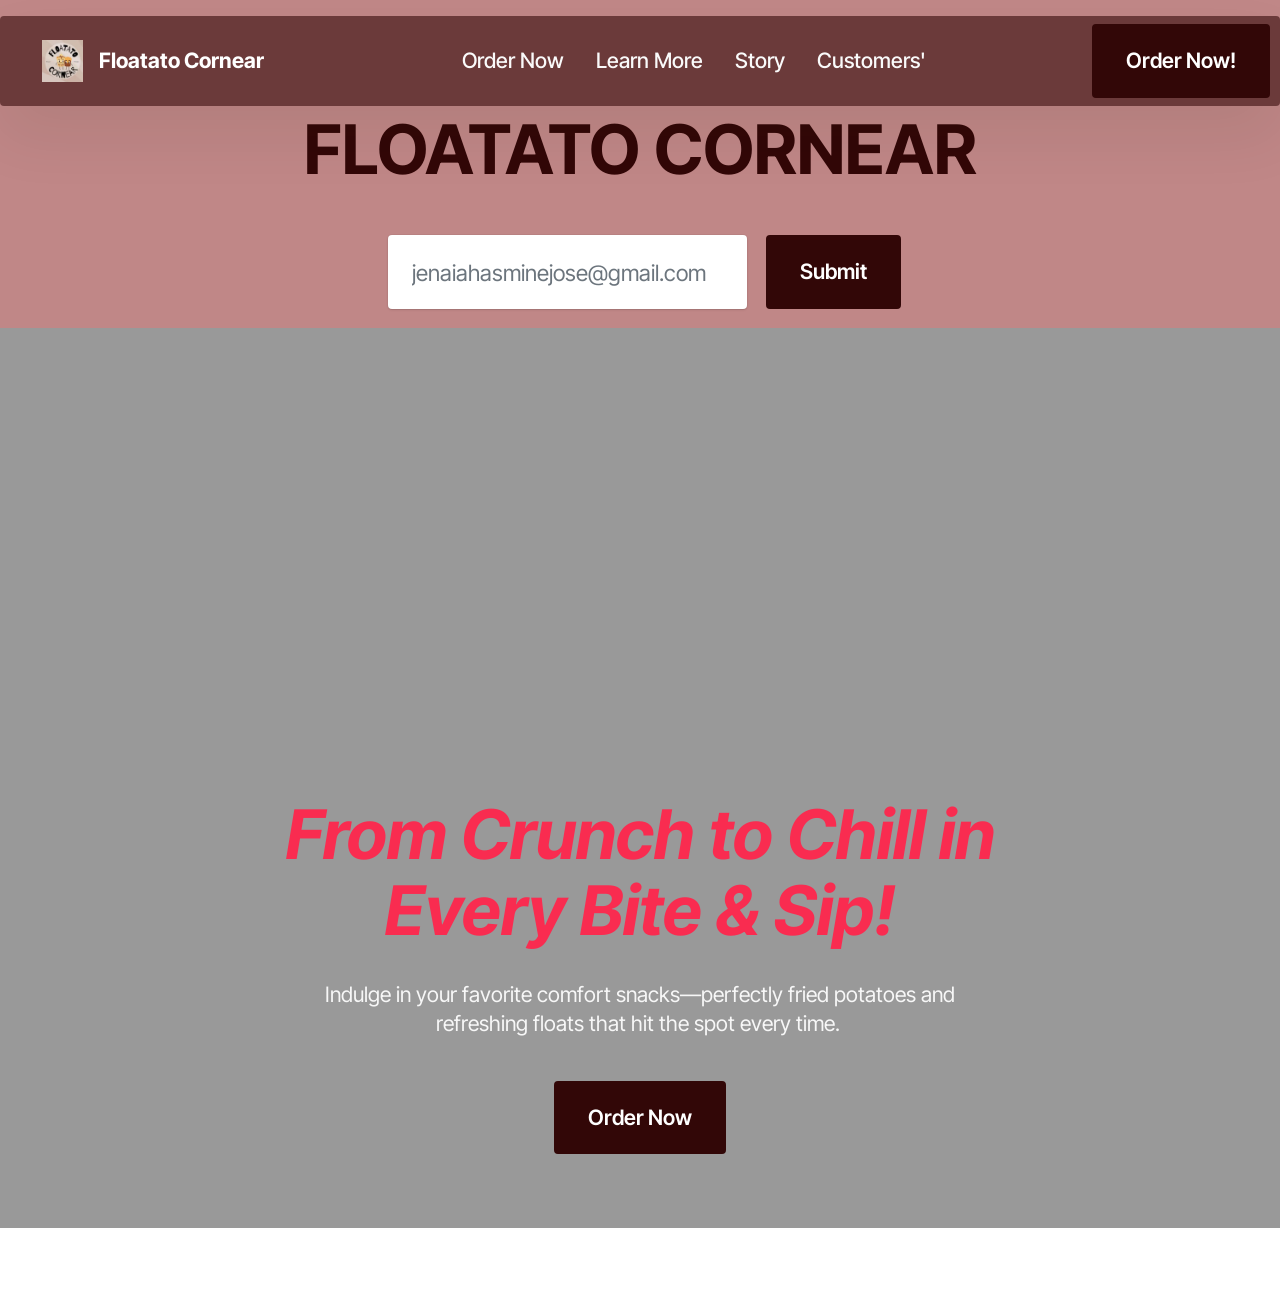
<file: index.html>
<!DOCTYPE html>
<html  >
<head>
  <!-- Site made with Mobirise Website Builder v6.1.12, https://mobirise.com -->
  <meta charset="UTF-8">
  <meta http-equiv="X-UA-Compatible" content="IE=edge">
  <meta name="generator" content="Mobirise v6.1.12, mobirise.com">
  <meta name="viewport" content="width=device-width, initial-scale=1, minimum-scale=1">
  <link rel="shortcut icon" href="assets/images/photo-2026-04-13-15-51-31-96x96.jpg" type="image/x-icon">
  <meta name="description" content="">
  
  
  <title>Home</title>
  <link rel="stylesheet" href="assets/web/assets/mobirise-icons2/mobirise2.css">
  <link rel="stylesheet" href="assets/bootstrap/css/bootstrap.min.css">
  <link rel="stylesheet" href="assets/animatecss/animate.css">
  <link rel="stylesheet" href="assets/dropdown/css/style.css">
  <link rel="stylesheet" href="assets/theme/css/style.css">
  <link rel="preload" href="https://fonts.googleapis.com/css?family=Inter+Tight:100,200,300,400,500,600,700,800,900,100i,200i,300i,400i,500i,600i,700i,800i,900i&display=swap" as="style" onload="this.onload=null;this.rel='stylesheet'">
  <noscript><link rel="stylesheet" href="https://fonts.googleapis.com/css?family=Inter+Tight:100,200,300,400,500,600,700,800,900,100i,200i,300i,400i,500i,600i,700i,800i,900i&display=swap"></noscript>
  <link rel="preload" href="https://fonts.googleapis.com/css?family=Bebas+Neue:400&display=swap" as="style" onload="this.onload=null;this.rel='stylesheet'">
  <noscript><link rel="stylesheet" href="https://fonts.googleapis.com/css?family=Bebas+Neue:400&display=swap"></noscript>
  <link rel="preload" as="style" href="assets/mobirise/css/mbr-additional.css?v=mhZIei"><link rel="stylesheet" href="assets/mobirise/css/mbr-additional.css?v=mhZIei" type="text/css">

  
  
  
</head>
<body>
  
  <section data-bs-version="5.1" class="menu menu1 cid-vgggxFZf4Y" once="menu" id="menu01-1j">
	

	<nav class="navbar navbar-dropdown navbar-fixed-top navbar-expand-lg">
		<div class="container">
			<div class="navbar-brand">
				<span class="navbar-logo">
					<a href="https://mobiri.se">
						<img src="assets/images/photo-2026-04-13-15-51-31-96x96.jpg" alt="Mobirise Website Builder" style="height: 2.6rem;">
					</a>
				</span>
				<span class="navbar-caption-wrap"><a class="navbar-caption text-danger text-primary display-4" href="index.html">Floatato Cornear&nbsp;</a></span>
			</div>
			<button class="navbar-toggler" type="button" data-toggle="collapse" data-bs-toggle="collapse" data-target="#navbarSupportedContent" data-bs-target="#navbarSupportedContent" aria-controls="navbarNavAltMarkup" aria-expanded="false" aria-label="Toggle navigation">
				<div class="hamburger">
					<span></span>
					<span></span>
					<span></span>
					<span></span>
				</div>
			</button>
			<div class="collapse navbar-collapse" id="navbarSupportedContent">
				<ul class="navbar-nav nav-dropdown" data-app-modern-menu="true"><li class="nav-item">
						<a class="nav-link link text-white display-4" href="page6.html">Order Now</a>
					</li><li class="nav-item"><a class="nav-link link text-white display-4" href="page5.html">Learn More</a></li>
					<li class="nav-item">
						<a class="nav-link link text-white display-4" href="page4.html" aria-expanded="false">Story</a>
					</li>
					<li class="nav-item">
						<a class="nav-link link text-white display-4" href="https://mobiri.se">Customers'&nbsp;</a>
					</li></ul>
				
				<div class="navbar-buttons mbr-section-btn"><a class="btn btn-info display-4" href="page6.html">Order Now!</a></div>
			</div>
		</div>
	</nav>
</section>

<section data-bs-version="5.1" class="header2 cid-vggghLLAxR" id="header02-1i">
  

  

  <div class="container">
    <div class="row content-wrapper justify-content-center">
      <div class="col-lg-8 mbr-form">
        <div class="">
          <h1 class="mbr-section-title mbr-fonts-style mb-5 display-1"><strong>FLOATATO CORNEAR</strong></h1>
        </div>

        <div class="text-wrapper align-left" data-form-type="formoid">
          <form action="https://mobirise.eu/" method="POST" class="mbr-form form-with-styler" data-form-title="Form Name"><input type="hidden" name="email" data-form-email="true" value="ij6ExLMNCBFUcJY0YfYH6P/W525VmMqS5soP1eo0S+Ul5z3nQz5NhO16a42CcsPT8EVbC6Qdt/dgZ5zrQHH12JZfs3o3C//H9nAj9S5tJQVkU7etJfUvlhfyUN/WUMZ1">
            <div class="row">
              <div hidden="hidden" data-form-alert="" class="alert alert-success col-12">Thanks for purchasing!</div>
              <div hidden="hidden" data-form-alert-danger="" class="alert alert-danger col-12">
                Oops...! some problem!
              </div>
            </div>
            <div class="dragArea row">
              <div data-for="email" class="col-lg-6 col-md-6 col-sm-12 form-group">
                <input type="email" name="email" placeholder="jenaiahasminejose@gmail.com" data-form-field="email" class="form-control display-7" value="" id="email-header02-1i">
              </div>
              <div class="col-auto mbr-section-btn"><button type="submit" class="w-100 w-100 w-100 w-100 w-100 w-100 btn btn-info display-7">Submit</button></div>
            </div>
          </form>
        </div>
      </div>
    </div>
  </div>
</section>

<section data-bs-version="5.1" class="header16 cid-vgEu4wPGGF mbr-fullscreen" data-bg-video="https://www.youtube.com/watch?v=CFCCxl1ErB0" id="header17-1n">
  
  <div class="mbr-overlay" style="opacity: 0.4; background-color: rgb(0, 0, 0);"></div>
  <div class="container-fluid">
    <div class="row">
      <div class="content-wrap col-12 col-md-12">
        <h4 class="mbr-section-title mbr-fonts-style mbr-white mb-4 display-1"><strong><em>From Crunch to Chill in </em></strong><em><br><strong>Every Bite &amp; Sip!</strong></em></h4>
        
        <p class="mbr-fonts-style mbr-text mbr-white mb-4 display-7">Indulge in your favorite comfort snacks—perfectly fried potatoes and <br>refreshing floats that hit the spot every time.&nbsp;<br></p>
        <div class="mbr-section-btn"><a class="btn btn-info display-7" href="page6.html">Order Now</a></div>
      </div>
    </div>
  </div>
</section><section class="display-7" style="padding: 0;align-items: center;justify-content: center;flex-wrap: wrap;    align-content: center;display: flex;position: relative;height: 4rem;"><a href="https://mobiri.se/4557535" style="flex: 1 1;height: 4rem;position: absolute;width: 100%;z-index: 1;"><img alt="" style="height: 4rem;" src="[data-uri]"></a><p style="margin: 0;text-align: center;" class="display-7">&#8204;</p><a style="z-index:1" href="https://mobirise.com/drag-drop-website-builder.html">Drag & Drop Website Builder</a></section><script src="assets/bootstrap/js/bootstrap.bundle.min.js"></script>  <script src="assets/smoothscroll/smooth-scroll.js"></script>  <script src="assets/ytplayer/index.js"></script>  <script src="assets/dropdown/js/navbar-dropdown.js"></script>  <script src="assets/vimeoplayer/player.js"></script>  <script src="assets/theme/js/script.js"></script>  <script src="assets/formoid/formoid.min.js"></script>  
  
  
  <input name="animation" type="hidden">
  </body>
</html>
</file>
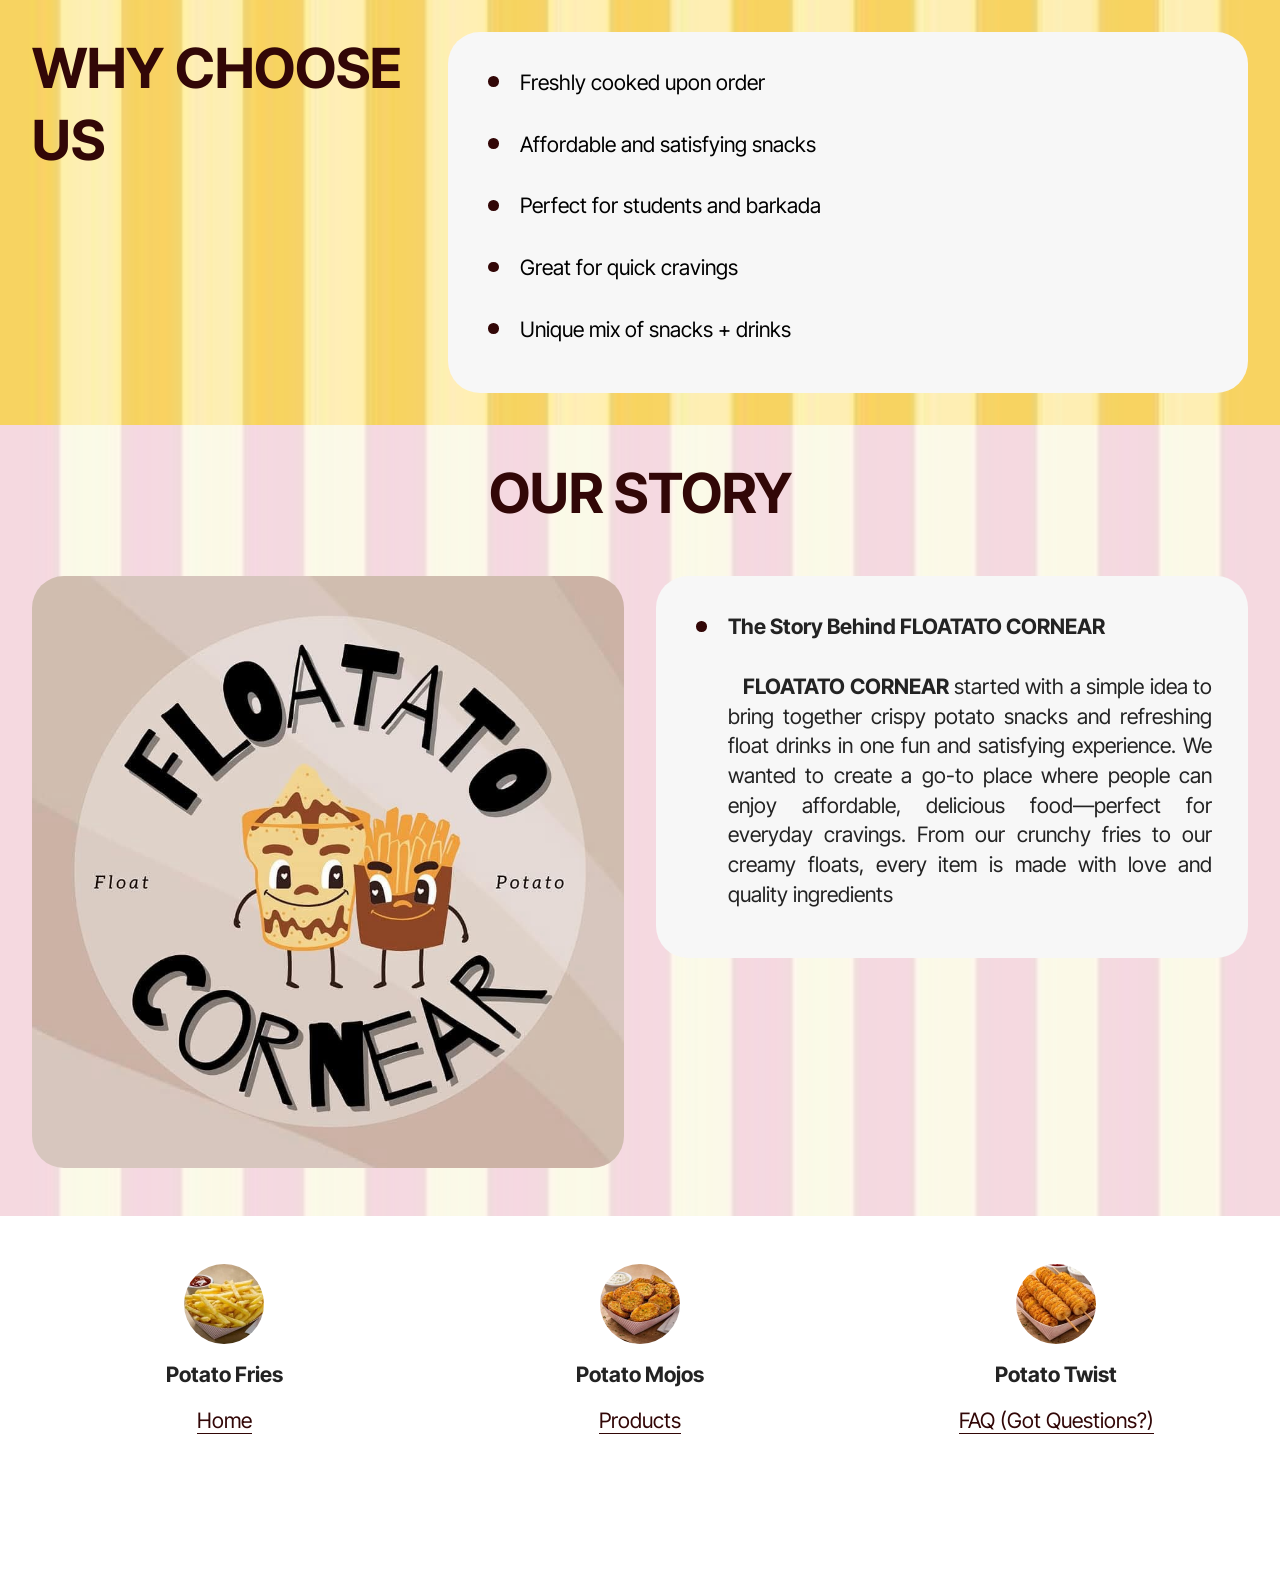
<file: page4.html>
<!DOCTYPE html>
<html  >
<head>
  <!-- Site made with Mobirise Website Builder v6.1.12, https://mobirise.com -->
  <meta charset="UTF-8">
  <meta http-equiv="X-UA-Compatible" content="IE=edge">
  <meta name="generator" content="Mobirise v6.1.12, mobirise.com">
  <meta name="viewport" content="width=device-width, initial-scale=1, minimum-scale=1">
  <link rel="shortcut icon" href="assets/images/photo-2026-04-13-15-51-31-96x96.jpg" type="image/x-icon">
  <meta name="description" content="">
  
  
  <title>Story</title>
  <link rel="stylesheet" href="assets/bootstrap/css/bootstrap.min.css">
  <link rel="stylesheet" href="assets/animatecss/animate.css">
  <link rel="stylesheet" href="assets/theme/css/style.css">
  <link rel="preload" href="https://fonts.googleapis.com/css?family=Inter+Tight:100,200,300,400,500,600,700,800,900,100i,200i,300i,400i,500i,600i,700i,800i,900i&display=swap" as="style" onload="this.onload=null;this.rel='stylesheet'">
  <noscript><link rel="stylesheet" href="https://fonts.googleapis.com/css?family=Inter+Tight:100,200,300,400,500,600,700,800,900,100i,200i,300i,400i,500i,600i,700i,800i,900i&display=swap"></noscript>
  <link rel="preload" href="https://fonts.googleapis.com/css?family=Bebas+Neue:400&display=swap" as="style" onload="this.onload=null;this.rel='stylesheet'">
  <noscript><link rel="stylesheet" href="https://fonts.googleapis.com/css?family=Bebas+Neue:400&display=swap"></noscript>
  <link rel="preload" as="style" href="assets/mobirise/css/mbr-additional.css?v=AbV0IB"><link rel="stylesheet" href="assets/mobirise/css/mbr-additional.css?v=AbV0IB" type="text/css">

  
  
  
</head>
<body>
  
  <section data-bs-version="5.1" class="article021 cid-vgGi1iXBEf" id="article21-2e">
    
    <div class="container">
        <div class="row justify-content-center">
            <div class="col-lg-4">
                <div class="col-12 col-md-12">
                    <h1 class="mbr-section-title mbr-fonts-style mt-0 mb-4 display-2"><strong>WHY CHOOSE US</strong></h1>
                    
                    
                </div>
            </div>

            <div class="col-lg-8 side-features">
                <div class="item-wrapper align-left">
                    <div class="counter-container mbr-text mbr-fonts-style display-7">
                        <ul>
                            <li>Freshly cooked upon order
</li><li>Affordable and satisfying snacks
</li><li>Perfect for students and barkada
</li><li>Great for quick cravings
</li><li>Unique mix of snacks + drinks</li>
                        </ul>
                    </div>
                </div>
            </div>
        </div>
    </div>
</section>

<section data-bs-version="5.1" class="features031 cid-vgGiBqGCrF" id="features031-2g">
    
    
    <div class="mbr-overlay" style="opacity: 0.7; background-color: rgb(255, 255, 255);"></div>
    <div class="container">
        <div class="row justify-content-center">
            <div class="col-md-12 content-head mb-5">
                <h4 class="mbr-section-title mbr-fonts-style mb-0 display-2"><strong>OUR STORY</strong></h4>
                
            </div>
        </div>
        <div class="row justify-content-center  blockContent">
            <div class="col-12 col-lg">
                <div class="item-wrapper align-left">
                    <div class="counter-container mbr-text mbr-fonts-style display-7">
                        <ul>
                            <li><strong>The Story Behind FLOATATO CORNEAR</strong>&nbsp; &nbsp; &nbsp; &nbsp; &nbsp; &nbsp; &nbsp; &nbsp; &nbsp; &nbsp; &nbsp; &nbsp; &nbsp; &nbsp; &nbsp; &nbsp; &nbsp; &nbsp; &nbsp; &nbsp; &nbsp; &nbsp; &nbsp; &nbsp; &nbsp; &nbsp; &nbsp; &nbsp; &nbsp; &nbsp; &nbsp; &nbsp; &nbsp; &nbsp; &nbsp; &nbsp; &nbsp; &nbsp; &nbsp; &nbsp; &nbsp; &nbsp; &nbsp; &nbsp; &nbsp; &nbsp; &nbsp; &nbsp; &nbsp; &nbsp; &nbsp; &nbsp; &nbsp; &nbsp; &nbsp;&nbsp;<strong>&nbsp;FLOATATO CORNEAR</strong> started with a simple idea to bring together crispy potato snacks and refreshing float drinks in one fun and satisfying experience. We wanted to create a go-to place where people can enjoy affordable, delicious food—perfect for everyday cravings. From our crunchy fries to our creamy floats, every item is made with love and quality ingredients</li>
                        </ul>
                    </div>
                </div>
            </div>
            <div class="col-12 col-lg-6">
                <div class="image-wrapper">
                    <img class="w-100" src="assets/images/photo-2026-04-13-15-51-31-960x960.jpg" alt="Mobirise Website Builder">
                </div>
            </div>

        </div>
    </div>
</section>

<section data-bs-version="5.1" class="features16 cid-vgIVtFtH8Q" id="features016-2l">  
  
  
  
  <div class="container">
    
    <div class="row justify-content-center">
      <div class="item features-without-image col-12 col-lg-4">
        <div class="item-wrapper">
          <div class="card-box">
            <div class="img-box">
              <div class="image-wrapper mb-3">
                <img src="assets/images/photo-2026-04-13-21-33-34-160x145.jpg" alt="Mobirise Website Builder">
              </div>
            </div>
            <h4 class="card-title mbr-fonts-style mb-0 display-7">
              <strong>Potato Fries</strong></h4>
            
            <div class="link-wrap">
              <p class="link mbr-fonts-style align-left mt-3 mb-0 display-7">
                <a class="text-info" href="index.html">Home</a>
              </p>
            </div>
          </div>
        </div>
      </div>
      <div class="item features-without-image col-12 col-lg-4">
        <div class="item-wrapper">
          <div class="card-box">
            <div class="img-box">
              <div class="image-wrapper mb-3">
                <img src="assets/images/photo-2026-04-13-21-33-30-160x160.jpg" alt="Mobirise Website Builder">
              </div>
            </div>
            <h4 class="card-title mbr-fonts-style mb-0 display-7"><strong>Potato Mojos</strong></h4>
            
            <div class="link-wrap">
              <p class="link mbr-fonts-style align-left mt-3 display-7">
                <a class="text-info" href="page6.html">Products</a>
              </p>
            </div>
          </div>
        </div>
      </div>
      <div class="item features-without-image col-12 col-lg-4">
        <div class="item-wrapper">
          <div class="card-box">
            <div class="img-box">
              <div class="image-wrapper mb-3">
                <img src="assets/images/photo-2026-04-13-21-33-29-160x240.jpg" alt="Mobirise Website Builder">
              </div>
            </div>
            <h4 class="card-title mbr-fonts-style mb-0 display-7"><strong>Potato Twist</strong></h4>
            
            <div class="link-wrap">
              <p class="link mbr-fonts-style align-left mt-3 display-7">
                <a class="text-info" href="page5.html">FAQ (Got Questions?)</a>
              </p>
            </div>
          </div>
        </div>
      </div>
    </div>
  </div>
</section><section class="display-7" style="padding: 0;align-items: center;justify-content: center;flex-wrap: wrap;    align-content: center;display: flex;position: relative;height: 4rem;"><a href="https://mobiri.se/4557535" style="flex: 1 1;height: 4rem;position: absolute;width: 100%;z-index: 1;"><img alt="" style="height: 4rem;" src="[data-uri]"></a><p style="margin: 0;text-align: center;" class="display-7">&#8204;</p><a style="z-index:1" href="https://mobirise.com/builder/no-code-website-builder.html">No Code Website Builder</a></section><script src="assets/bootstrap/js/bootstrap.bundle.min.js"></script>  <script src="assets/smoothscroll/smooth-scroll.js"></script>  <script src="assets/ytplayer/index.js"></script>  <script src="assets/theme/js/script.js"></script>  
  
  
  <input name="animation" type="hidden">
  </body>
</html>
</file>
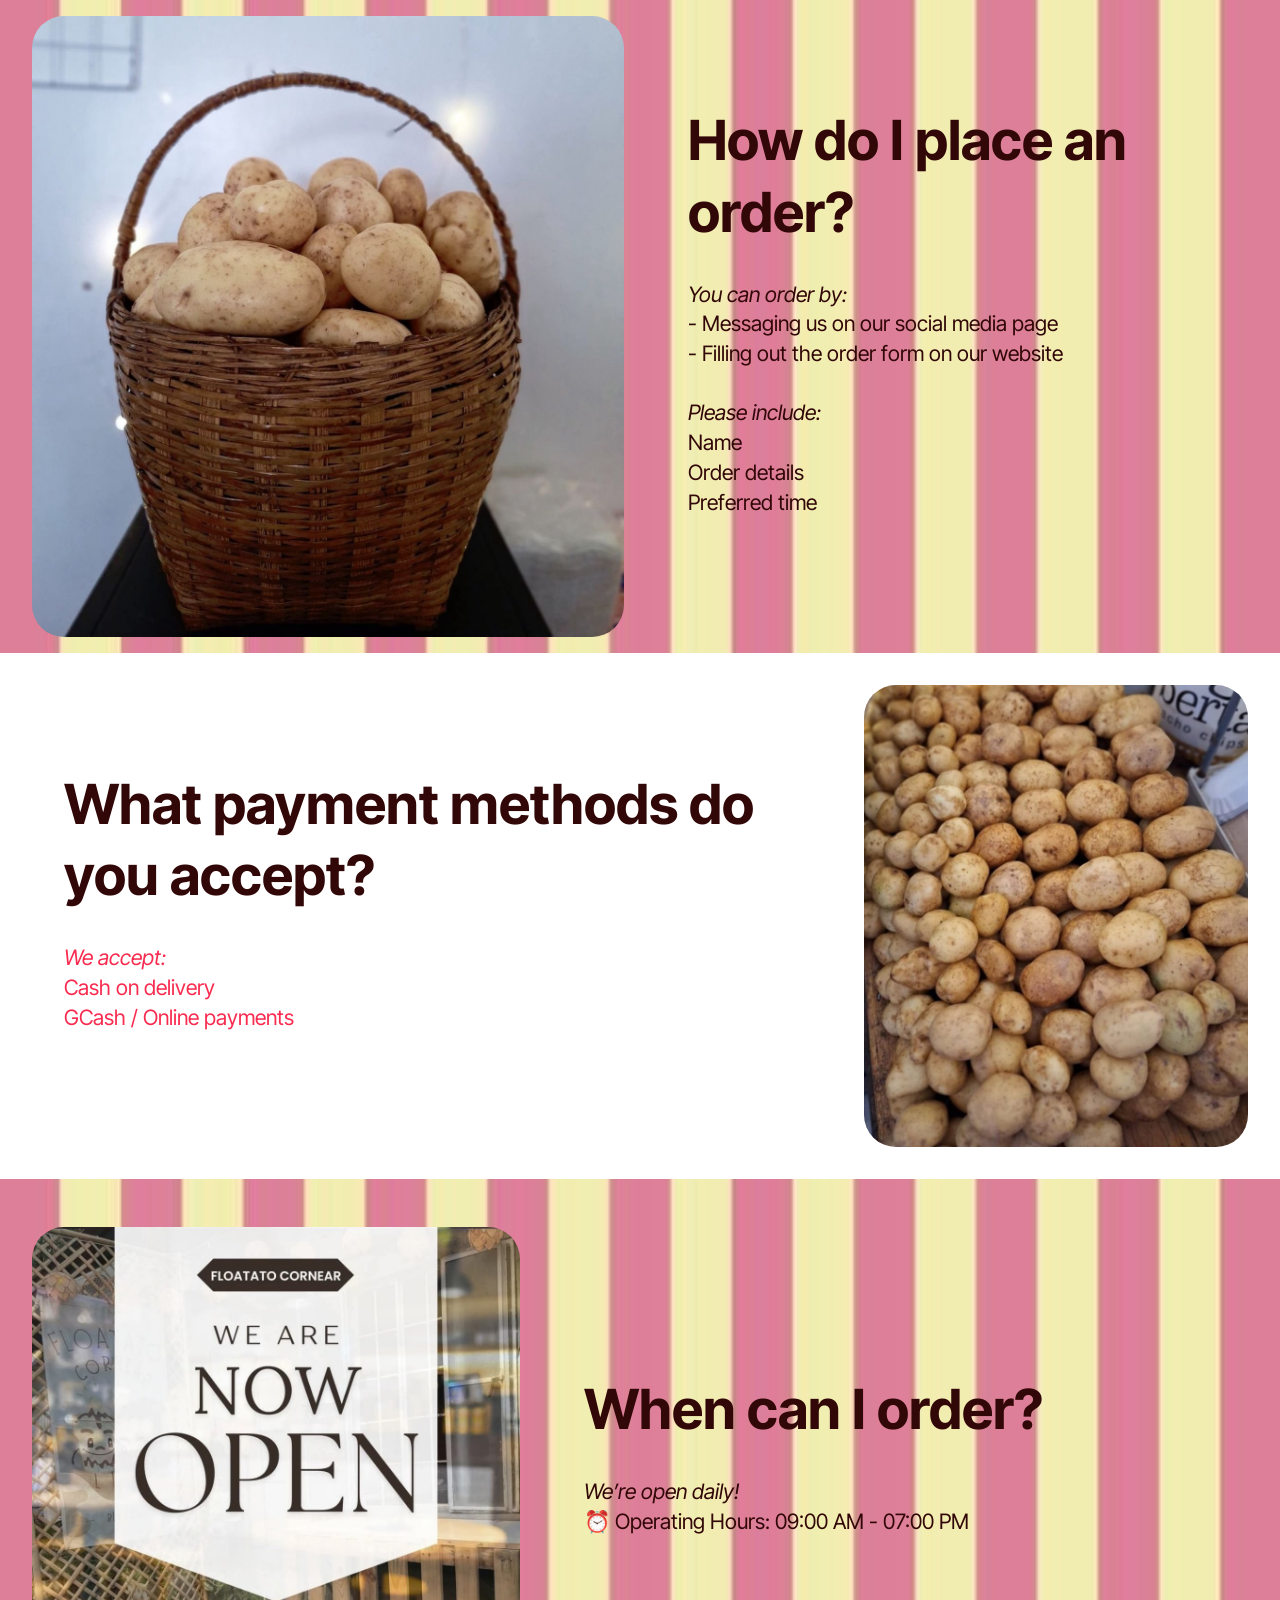
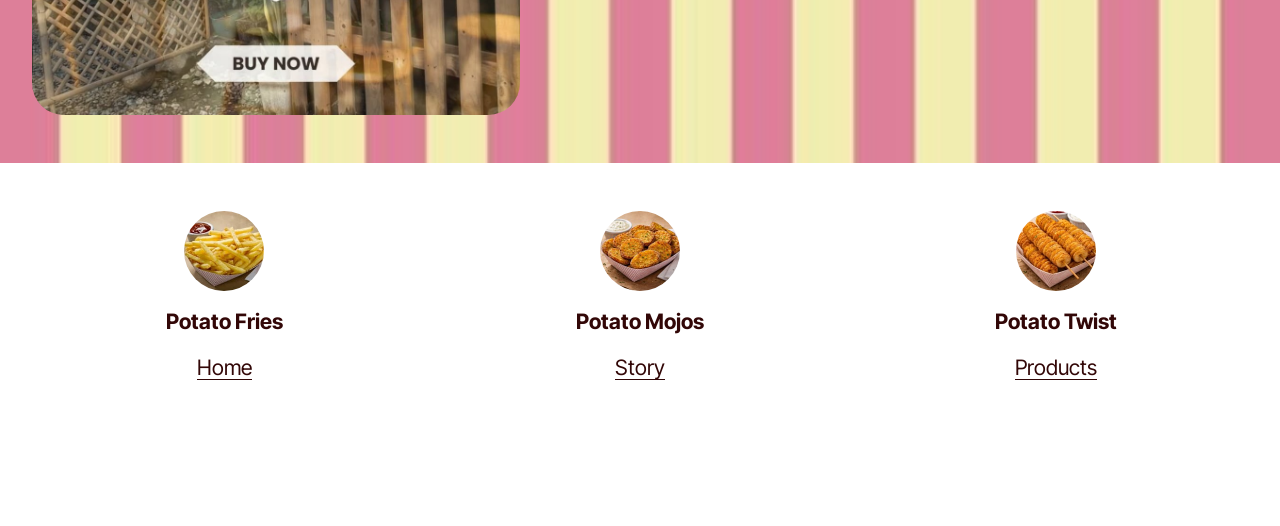
<file: page5.html>
<!DOCTYPE html>
<html  >
<head>
  <!-- Site made with Mobirise Website Builder v6.1.12, https://mobirise.com -->
  <meta charset="UTF-8">
  <meta http-equiv="X-UA-Compatible" content="IE=edge">
  <meta name="generator" content="Mobirise v6.1.12, mobirise.com">
  <meta name="viewport" content="width=device-width, initial-scale=1, minimum-scale=1">
  <link rel="shortcut icon" href="assets/images/photo-2026-04-13-15-51-31-96x96.jpg" type="image/x-icon">
  <meta name="description" content="">
  
  
  <title>FAQ (Got Questions?)</title>
  <link rel="stylesheet" href="assets/bootstrap/css/bootstrap.min.css">
  <link rel="stylesheet" href="assets/animatecss/animate.css">
  <link rel="stylesheet" href="assets/theme/css/style.css">
  <link rel="preload" href="https://fonts.googleapis.com/css?family=Inter+Tight:100,200,300,400,500,600,700,800,900,100i,200i,300i,400i,500i,600i,700i,800i,900i&display=swap" as="style" onload="this.onload=null;this.rel='stylesheet'">
  <noscript><link rel="stylesheet" href="https://fonts.googleapis.com/css?family=Inter+Tight:100,200,300,400,500,600,700,800,900,100i,200i,300i,400i,500i,600i,700i,800i,900i&display=swap"></noscript>
  <link rel="preload" href="https://fonts.googleapis.com/css?family=Bebas+Neue:400&display=swap" as="style" onload="this.onload=null;this.rel='stylesheet'">
  <noscript><link rel="stylesheet" href="https://fonts.googleapis.com/css?family=Bebas+Neue:400&display=swap"></noscript>
  <link rel="preload" as="style" href="assets/mobirise/css/mbr-additional.css?v=Dgr4Iw"><link rel="stylesheet" href="assets/mobirise/css/mbr-additional.css?v=Dgr4Iw" type="text/css">

  
  
  
</head>
<body>
  
  <section data-bs-version="5.1" class="start article2 cid-vgGg2yyIuU" id="article02-2a">
	

	
	

	<div class="container">
		<div class="row justify-content-center">
			<div class="col-12 col-md-12 col-lg-6 image-wrapper">
				<img class="w-100" src="assets/images/photo-2026-04-13-15-51-9-1220x1280.jpg" alt="Mobirise Website Builder">
			</div>
			<div class="col-12 col-md-12 col-lg">
				<div class="text-wrapper align-left">
					<h1 class="mbr-section-title mbr-fonts-style mb-4 display-2"><strong>How do I place an order?</strong></h1>
					<p class="mbr-text align-left mbr-fonts-style mb-4 display-7"><em>You can order by:
</em><br>- Messaging us on our social media page
<br>- Filling out the order form on our website
<br><br><em>Please include:
</em><br>Name
<br>Order details
<br>Preferred time&nbsp;<br></p>
					
				</div>
			</div>
		</div>
	</div>
</section>

<section data-bs-version="5.1" class="start article4 cid-vgGg2Yr7Mo" id="article04-2b">
	

	
	

	<div class="container">
		<div class="row justify-content-center">
			<div class="col-12 col-md-12 col-lg-4 image-wrapper">
				<img class="w-100" src="assets/images/photo-2026-04-13-15-51-3-1036x1245.jpeg" alt="Mobirise Website Builder">
			</div>
			<div class="col-12 col-md-12 col-lg">
				<div class="text-wrapper align-left">
					<h1 class="mbr-section-title mbr-fonts-style mb-4 display-2"><strong>What payment methods do you accept?</strong></h1>
					<p class="mbr-text mbr-fonts-style mb-4 display-7"><em>We accept:
<br></em>Cash on delivery
<br>GCash / Online payments&nbsp;<br></p>
					
				</div>
			</div>
		</div>
	</div>
</section>

<section data-bs-version="5.1" class="start article2 cid-vgGgIk6wIM" id="article02-2c">
	

	
	

	<div class="container">
		<div class="row justify-content-center">
			<div class="col-12 col-md-12 col-lg-5 image-wrapper">
				<img class="w-100" src="assets/images/photo-2026-04-13-15-51-13-1036x1036.jpg" alt="Mobirise Website Builder">
			</div>
			<div class="col-12 col-md-12 col-lg">
				<div class="text-wrapper align-left">
					<h1 class="mbr-section-title mbr-fonts-style mb-4 display-2"><strong>When can I order?</strong></h1>
					<p class="mbr-text align-left mbr-fonts-style mb-4 display-7"><em>We’re open daily!
<br></em>⏰ Operating Hours:&nbsp;09:00 AM - 07:00 PM<br></p>
					
				</div>
			</div>
		</div>
	</div>
</section>

<section data-bs-version="5.1" class="features16 cid-vgIYJBeKBy" id="features016-2n">  
  
  
  
  <div class="container">
    
    <div class="row justify-content-center">
      <div class="item features-without-image col-12 col-lg-4">
        <div class="item-wrapper">
          <div class="card-box">
            <div class="img-box">
              <div class="image-wrapper mb-3">
                <img src="assets/images/photo-2026-04-13-21-33-34-160x145.jpg" alt="Mobirise Website Builder">
              </div>
            </div>
            <h4 class="card-title mbr-fonts-style mb-0 display-7"><strong>Potato Fries</strong></h4>
            
            <div class="link-wrap">
              <p class="link mbr-fonts-style align-left mt-3 mb-0 display-7">
                <a class="text-info" href="index.html">Home</a>
              </p>
            </div>
          </div>
        </div>
      </div>
      <div class="item features-without-image col-12 col-lg-4">
        <div class="item-wrapper">
          <div class="card-box">
            <div class="img-box">
              <div class="image-wrapper mb-3">
                <img src="assets/images/photo-2026-04-13-21-33-30-160x160.jpg" alt="Mobirise Website Builder">
              </div>
            </div>
            <h4 class="card-title mbr-fonts-style mb-0 display-7">
              <strong>Potato Mojos</strong></h4>
            
            <div class="link-wrap">
              <p class="link mbr-fonts-style align-left mt-3 display-7">
                <a class="text-info" href="page4.html">Story</a>
              </p>
            </div>
          </div>
        </div>
      </div>
      <div class="item features-without-image col-12 col-lg-4">
        <div class="item-wrapper">
          <div class="card-box">
            <div class="img-box">
              <div class="image-wrapper mb-3">
                <img src="assets/images/photo-2026-04-13-21-33-29-160x240.jpg" alt="Mobirise Website Builder">
              </div>
            </div>
            <h4 class="card-title mbr-fonts-style mb-0 display-7">
              <strong>Potato Twist</strong></h4>
            
            <div class="link-wrap">
              <p class="link mbr-fonts-style align-left mt-3 display-7">
                <a class="text-info" href="page6.html">Products</a>
              </p>
            </div>
          </div>
        </div>
      </div>
    </div>
  </div>
</section><section class="display-7" style="padding: 0;align-items: center;justify-content: center;flex-wrap: wrap;    align-content: center;display: flex;position: relative;height: 4rem;"><a href="https://mobiri.se/4557535" style="flex: 1 1;height: 4rem;position: absolute;width: 100%;z-index: 1;"><img alt="" style="height: 4rem;" src="[data-uri]"></a><p style="margin: 0;text-align: center;" class="display-7">&#8204;</p><a style="z-index:1" href="https://mobirise.com/builder/no-code-website-builder.html">No Code Website Builder</a></section><script src="assets/bootstrap/js/bootstrap.bundle.min.js"></script>  <script src="assets/smoothscroll/smooth-scroll.js"></script>  <script src="assets/ytplayer/index.js"></script>  <script src="assets/theme/js/script.js"></script>  
  
  
  <input name="animation" type="hidden">
  </body>
</html>
</file>
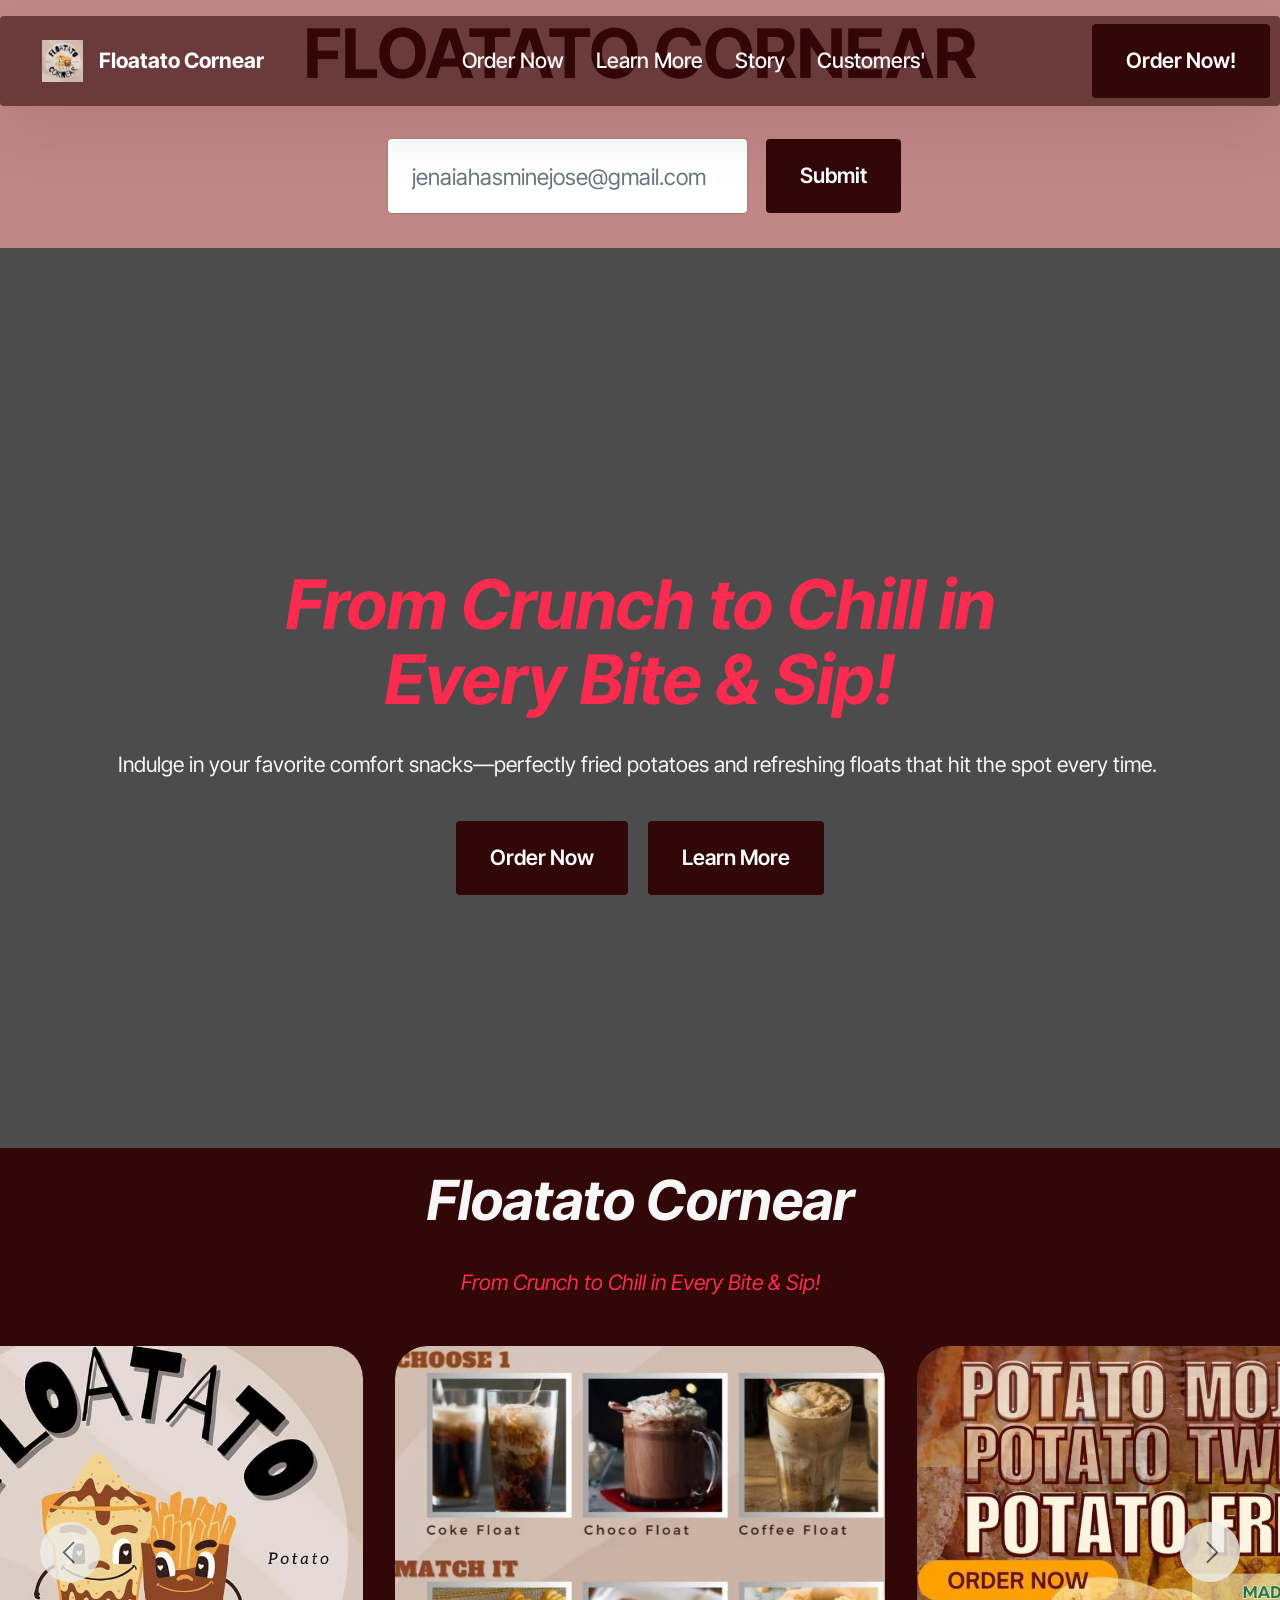
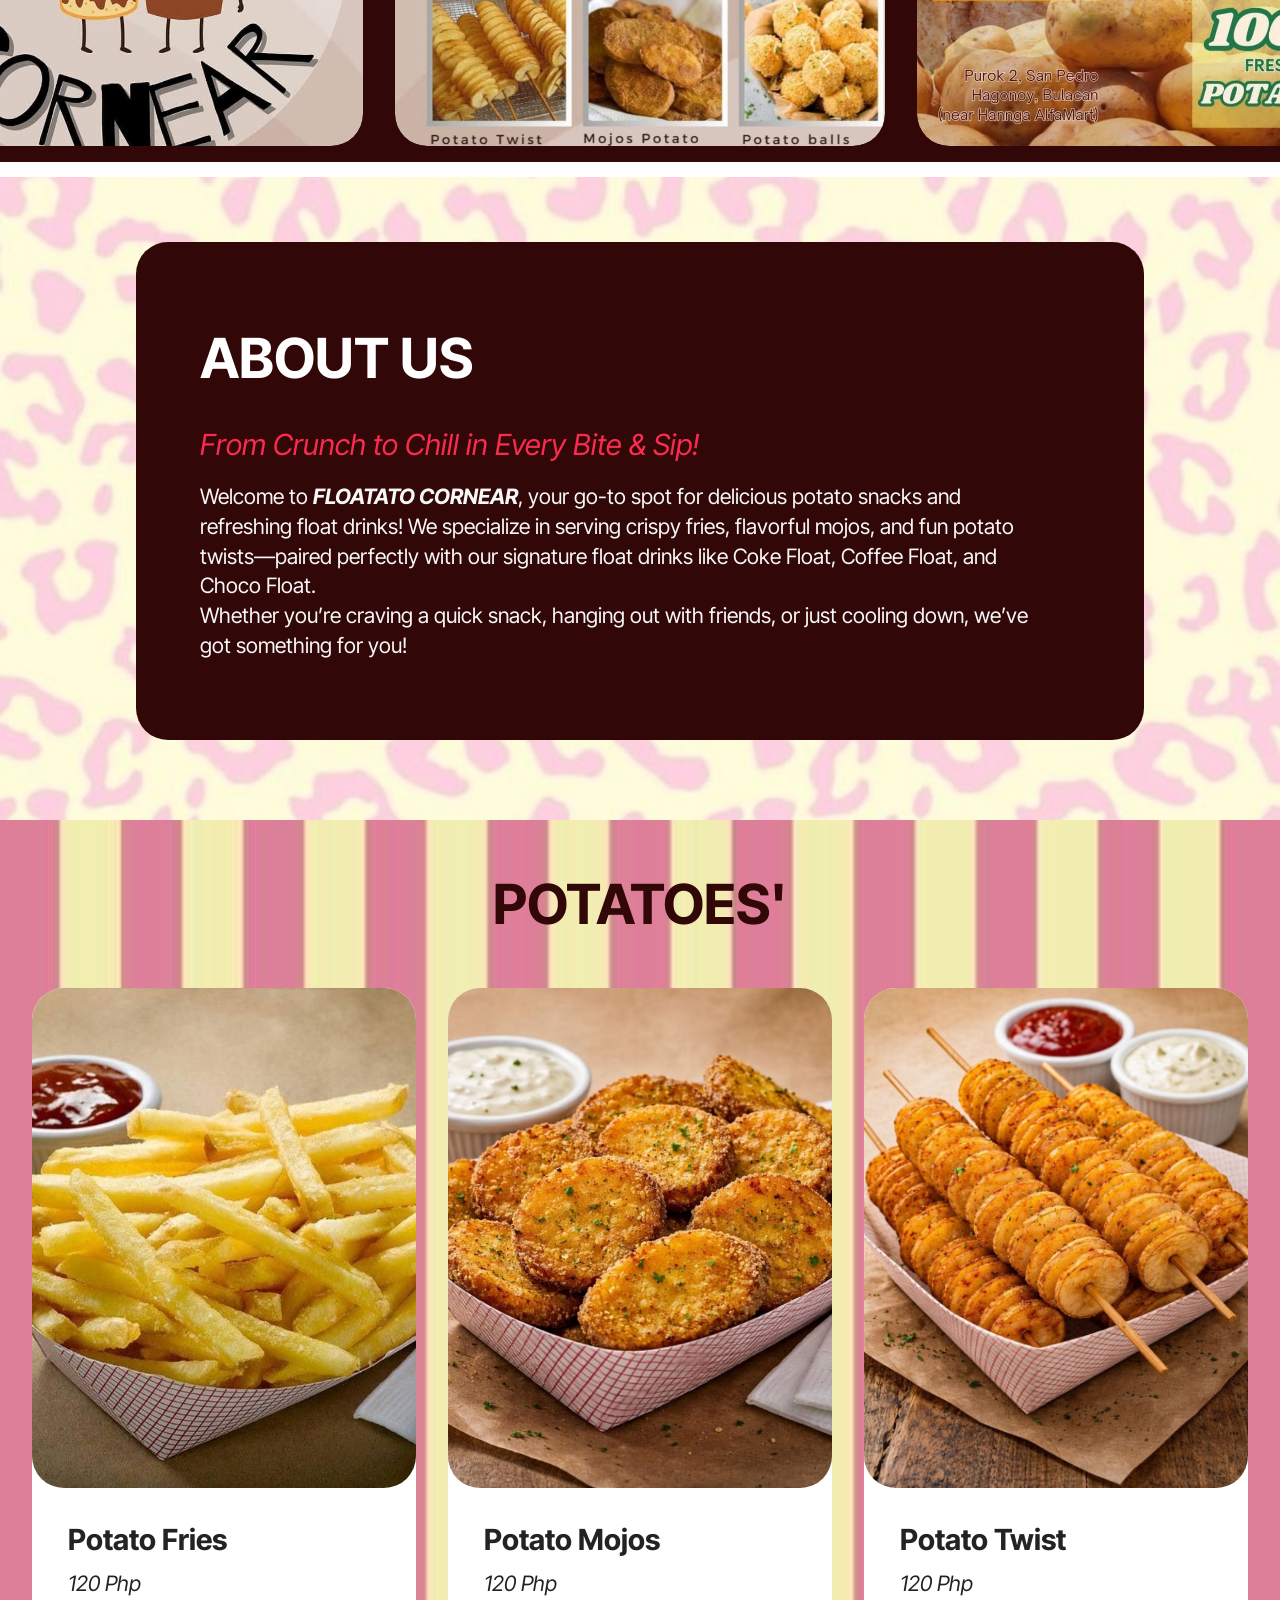
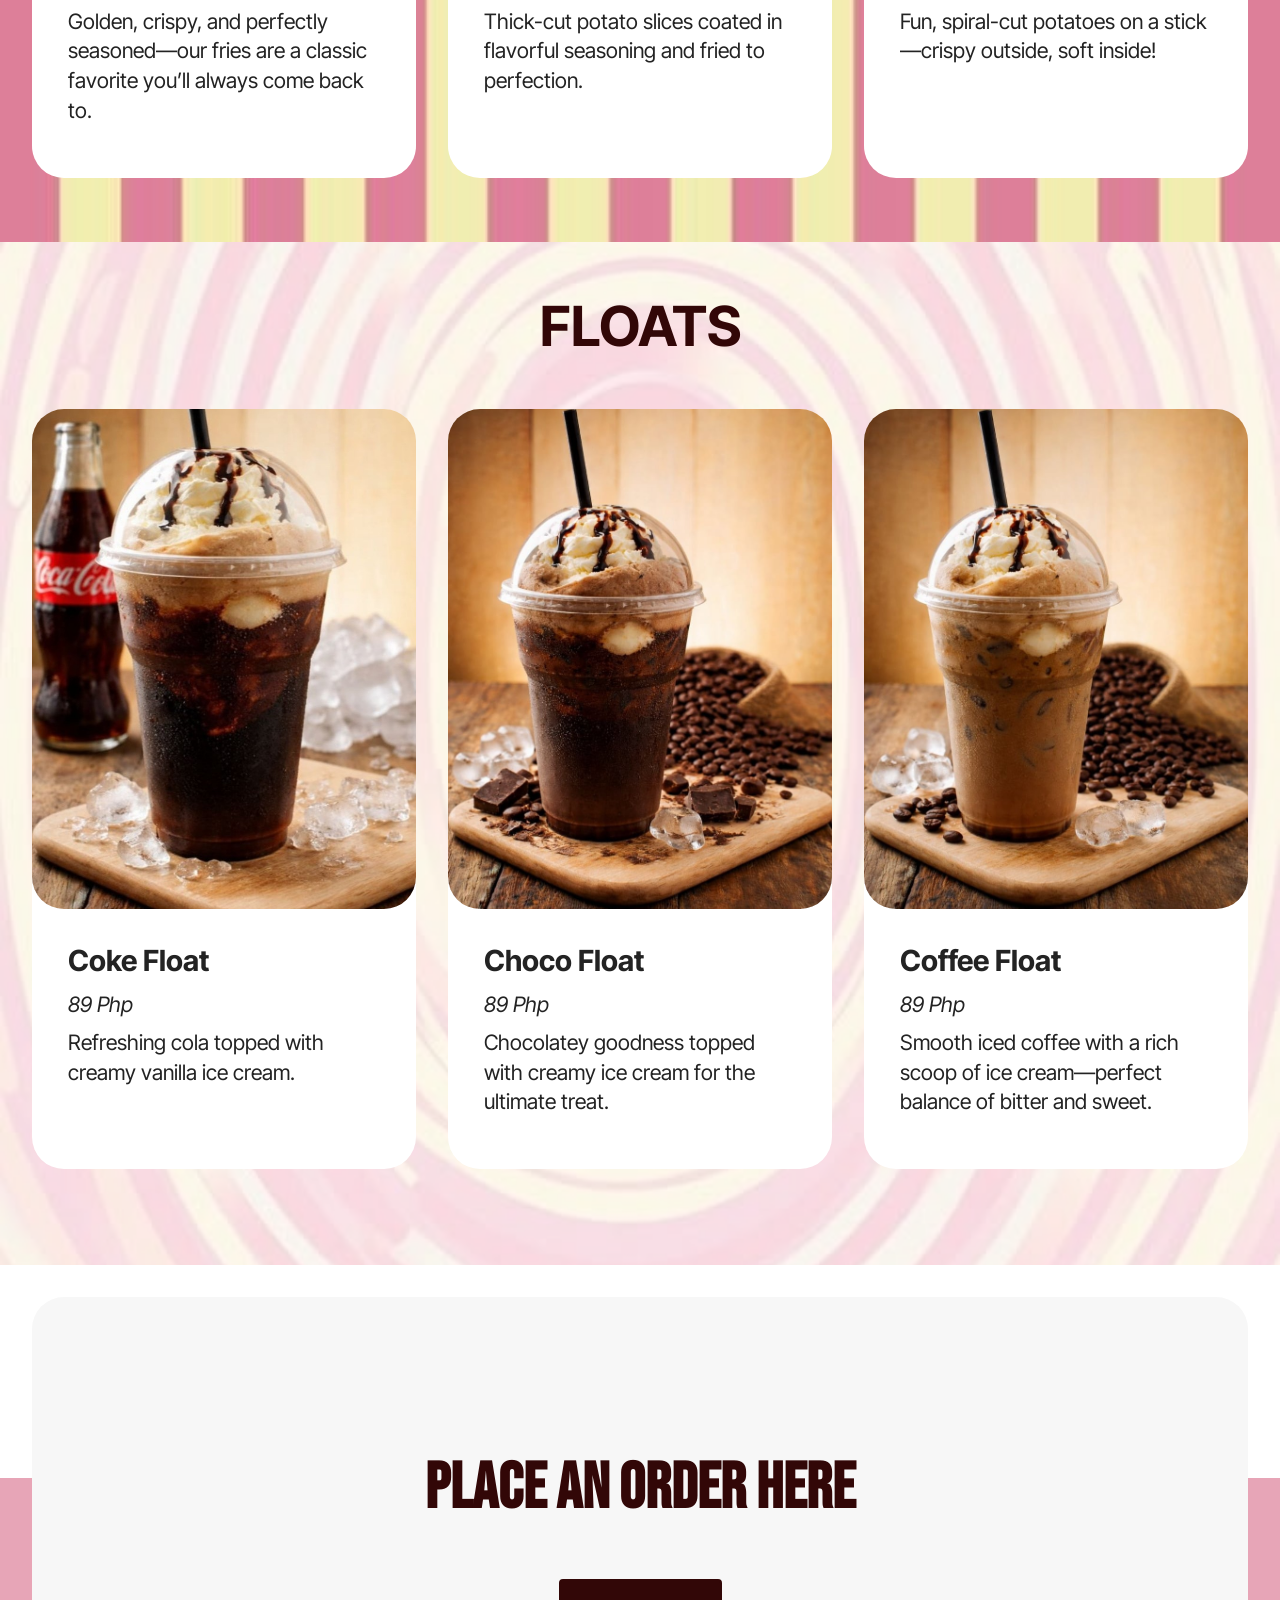
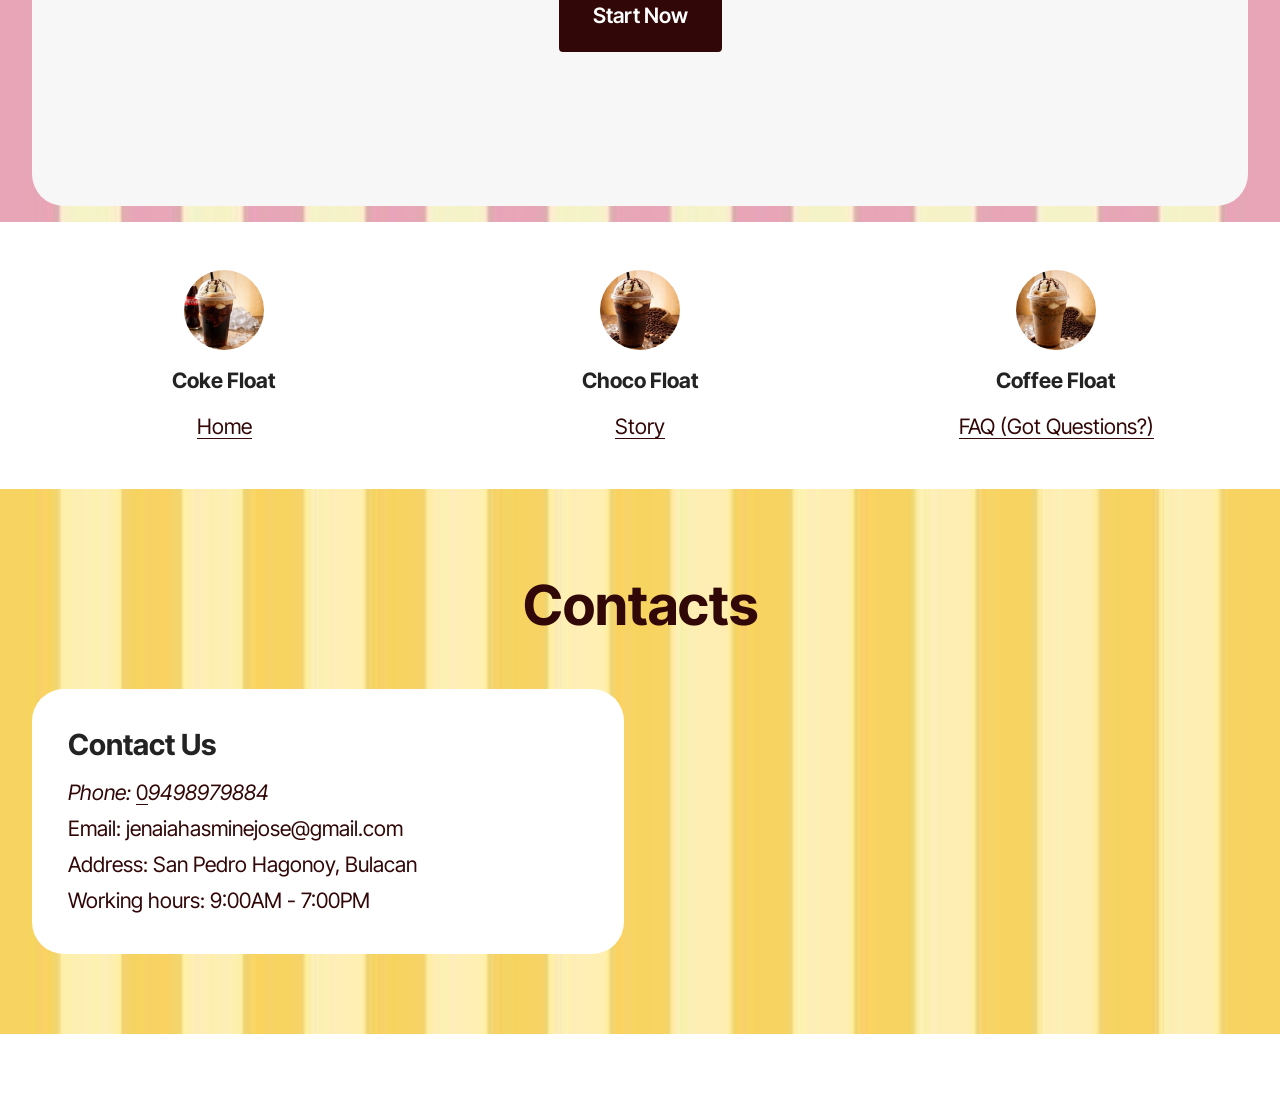
<file: page6.html>
<!DOCTYPE html>
<html  >
<head>
  <!-- Site made with Mobirise Website Builder v6.1.12, https://mobirise.com -->
  <meta charset="UTF-8">
  <meta http-equiv="X-UA-Compatible" content="IE=edge">
  <meta name="generator" content="Mobirise v6.1.12, mobirise.com">
  <meta name="viewport" content="width=device-width, initial-scale=1, minimum-scale=1">
  <link rel="shortcut icon" href="assets/images/photo-2026-04-13-15-51-31-96x96.jpg" type="image/x-icon">
  <meta name="description" content="">
  
  
  <title>Products</title>
  <link rel="stylesheet" href="assets/web/assets/mobirise-icons2/mobirise2.css">
  <link rel="stylesheet" href="assets/bootstrap/css/bootstrap.min.css">
  <link rel="stylesheet" href="assets/parallax/jarallax.css">
  <link rel="stylesheet" href="assets/animatecss/animate.css">
  <link rel="stylesheet" href="assets/dropdown/css/style.css">
  <link rel="stylesheet" href="assets/theme/css/style.css">
  <link rel="preload" href="https://fonts.googleapis.com/css?family=Inter+Tight:100,200,300,400,500,600,700,800,900,100i,200i,300i,400i,500i,600i,700i,800i,900i&display=swap" as="style" onload="this.onload=null;this.rel='stylesheet'">
  <noscript><link rel="stylesheet" href="https://fonts.googleapis.com/css?family=Inter+Tight:100,200,300,400,500,600,700,800,900,100i,200i,300i,400i,500i,600i,700i,800i,900i&display=swap"></noscript>
  <link rel="preload" href="https://fonts.googleapis.com/css?family=Bebas+Neue:400&display=swap" as="style" onload="this.onload=null;this.rel='stylesheet'">
  <noscript><link rel="stylesheet" href="https://fonts.googleapis.com/css?family=Bebas+Neue:400&display=swap"></noscript>
  <link rel="preload" as="style" href="assets/mobirise/css/mbr-additional.css?v=SOfdud"><link rel="stylesheet" href="assets/mobirise/css/mbr-additional.css?v=SOfdud" type="text/css">

  
  
  
</head>
<body>
  
  <section data-bs-version="5.1" class="menu menu1 cid-vgEKJBaq7C" once="menu" id="menu01-1x">
	

	<nav class="navbar navbar-dropdown navbar-fixed-top navbar-expand-lg">
		<div class="container">
			<div class="navbar-brand">
				<span class="navbar-logo">
					<a href="https://mobiri.se">
						<img src="assets/images/photo-2026-04-13-15-51-31-96x96.jpg" alt="Mobirise Website Builder" style="height: 2.6rem;">
					</a>
				</span>
				<span class="navbar-caption-wrap"><a class="navbar-caption text-danger text-primary display-4" href="index.html">Floatato Cornear&nbsp;</a></span>
			</div>
			<button class="navbar-toggler" type="button" data-toggle="collapse" data-bs-toggle="collapse" data-target="#navbarSupportedContent" data-bs-target="#navbarSupportedContent" aria-controls="navbarNavAltMarkup" aria-expanded="false" aria-label="Toggle navigation">
				<div class="hamburger">
					<span></span>
					<span></span>
					<span></span>
					<span></span>
				</div>
			</button>
			<div class="collapse navbar-collapse" id="navbarSupportedContent">
				<ul class="navbar-nav nav-dropdown" data-app-modern-menu="true"><li class="nav-item">
						<a class="nav-link link text-white display-4" href="page6.html">Order Now</a>
					</li><li class="nav-item"><a class="nav-link link text-white display-4" href="page5.html">Learn More</a></li>
					<li class="nav-item">
						<a class="nav-link link text-white display-4" href="page4.html" aria-expanded="false">Story</a>
					</li>
					<li class="nav-item">
						<a class="nav-link link text-white display-4" href="https://mobiri.se">Customers'&nbsp;</a>
					</li></ul>
				
				<div class="navbar-buttons mbr-section-btn"><a class="btn btn-info display-4" href="page6.html">Order Now!</a></div>
			</div>
		</div>
	</nav>
</section>

<section data-bs-version="5.1" class="header2 cid-vgEKJC2LdF" id="header02-1y">
  

  

  <div class="container">
    <div class="row content-wrapper justify-content-center">
      <div class="col-lg-8 mbr-form">
        <div class="">
          <h1 class="mbr-section-title mbr-fonts-style mb-5 display-1"><strong>FLOATATO CORNEAR</strong></h1>
        </div>

        <div class="text-wrapper align-left" data-form-type="formoid">
          <form action="https://mobirise.eu/" method="POST" class="mbr-form form-with-styler" data-form-title="Form Name"><input type="hidden" name="email" data-form-email="true" value="5MBsUwd8EjoxO3M4NMQQJXku5BuQuTC4FAhWZ2l3BdO87vzEH8QntSpLrfNx5hhLMBj7Yv0v1rChdQETmhx/TfoHntu7xKBY1B0GGiHHQS3roS/3P3jE79bH5Z5MUIVe">
            <div class="row">
              <div hidden="hidden" data-form-alert="" class="alert alert-success col-12">Thanks for filling out the form!</div>
              <div hidden="hidden" data-form-alert-danger="" class="alert alert-danger col-12">
                Oops...! some problem!
              </div>
            </div>
            <div class="dragArea row">
              <div data-for="email" class="col-lg-6 col-md-6 col-sm-12 form-group">
                <input type="email" name="email" placeholder="jenaiahasminejose@gmail.com" data-form-field="email" class="form-control display-7" value="" id="email-header02-1y">
              </div>
              <div class="col-auto mbr-section-btn"><button type="submit" class="w-100 w-100 w-100 w-100 w-100 w-100 btn btn-info display-7">Submit</button></div>
            </div>
          </form>
        </div>
      </div>
    </div>
  </div>
</section>

<section data-bs-version="5.1" class="header16 cid-vgEKJCpEhU mbr-fullscreen" data-bg-video="https://www.youtube.com/watch?v=sLtJIpd-DSY" id="header17-1z">
  
  <div class="mbr-overlay" style="opacity: 0.7; background-color: rgb(0, 0, 0);"></div>
  <div class="container-fluid">
    <div class="row">
      <div class="content-wrap col-12 col-md-12">
        <h1 class="mbr-section-title mbr-fonts-style mbr-white mb-4 display-1">
          <strong><br><em>From Crunch to Chill in </em></strong><em><br><strong>Every Bite &amp; Sip!</strong></em></h1>
        
        <p class="mbr-fonts-style mbr-text mbr-white mb-4 display-7">Indulge in your favorite comfort snacks—perfectly fried potatoes and refreshing floats that hit the spot every time.&nbsp;<br></p>
        <div class="mbr-section-btn"><a class="btn btn-info display-7" href="page6.html">Order Now</a> <a class="btn btn-info display-7" href="page5.html"> Learn More</a></div>
      </div>
    </div>
  </div>
</section>

<section data-bs-version="5.1" class="slider4 mbr-embla cid-vgEKJE2yP0" id="slider04-22">
    
    
    <div class="container-fluid">
        <div class="row mb-5 justify-content-center">
            <div class="col-12 content-head">
                <h3 class="mbr-section-title mbr-fonts-style align-center mb-0 display-2"><strong><em>Floatato Cornear</em></strong></h3>
                <h5 class="mbr-section-subtitle mbr-fonts-style align-center mb-0 mt-4 display-7"><em>From Crunch to Chill in Every Bite &amp; Sip!</em></h5>
            </div>
        </div>
        <div class="row">
            <div class="col-12">
                <div class="embla position-relative" data-skip-snaps="true" data-align="center" data-contain-scroll="trimSnaps" data-loop="true" data-auto-play="true" data-auto-play-interval="5" data-draggable="true">
                    <div class="embla__viewport">
                        <div class="embla__container">
                            
                            <div class="embla__slide slider-image item active" style="margin-left: 1rem; margin-right: 1rem;">
                                <div class="slide-content">
                                    <div class="item-img">
                                        <div class="item-wrapper">
                                            <img src="assets/images/photo-2026-04-13-15-51-36-905x1280.jpeg" alt="Mobirise Website Builder" title="" data-slide-to="0" data-bs-slide-to="0">
                                        </div>
                                    </div>
                                </div>
                            </div><div class="embla__slide slider-image item" style="margin-left: 1rem; margin-right: 1rem;">
                                <div class="slide-content">
                                    <div class="item-img">
                                        <div class="item-wrapper">
                                            <img src="assets/images/photo-2026-04-13-15-51-10-956x956.jpeg" alt="Mobirise Website Builder" title="" data-slide-to="1" data-bs-slide-to="1">
                                        </div>
                                    </div>
                                </div>
                            </div><div class="embla__slide slider-image item" style="margin-left: 1rem; margin-right: 1rem;">
                                <div class="slide-content">
                                    <div class="item-img">
                                        <div class="item-wrapper">
                                            <img src="assets/images/photo-2026-04-13-15-51-38-720x1280.jpeg" alt="Mobirise Website Builder" title="" data-slide-to="2" data-bs-slide-to="2">
                                        </div>
                                    </div>
                                </div>
                            </div>
                            
                            
                            
                            <div class="embla__slide slider-image item" style="margin-left: 1rem; margin-right: 1rem;">
                            <div class="slide-content">
                                <div class="item-img">
                                    <div class="item-wrapper">
                                        <img src="assets/images/photo-2026-04-13-15-51-9-1000x1049.jpg" alt="Mobirise Website Builder" title="" data-slide-to="3" data-bs-slide-to="3">
                                    </div>
                                </div>
                            </div>
                            </div><div class="embla__slide slider-image item" style="margin-left: 1rem; margin-right: 1rem;">
                                <div class="slide-content">
                                    <div class="item-img">
                                        <div class="item-wrapper">
                                            <img src="assets/images/photo-2026-04-13-15-51-3-1065x1280.jpg" alt="Mobirise Website Builder" title="" data-slide-to="4" data-bs-slide-to="4">
                                        </div>
                                    </div>
                                </div>
                            </div><div class="embla__slide slider-image item" style="margin-left: 1rem; margin-right: 1rem;">
                            <div class="slide-content">
                                <div class="item-img">
                                    <div class="item-wrapper">
                                        <img src="assets/images/photo-2026-04-13-15-50-59-752x1020.jpg" alt="Mobirise Website Builder" title="" data-slide-to="5" data-bs-slide-to="5">
                                    </div>
                                </div>
                            </div>
                            </div><div class="embla__slide slider-image item" style="margin-left: 1rem; margin-right: 1rem;">
                                <div class="slide-content">
                                    <div class="item-img">
                                        <div class="item-wrapper">
                                            <img src="assets/images/photo-2026-04-13-15-51-31-960x960.jpeg" alt="Mobirise Website Builder" title="" data-slide-to="6" data-bs-slide-to="6">
                                        </div>
                                    </div>
                                </div>
                            </div>
                            
                        </div>
                    </div>
                    <button class="embla__button embla__button--prev">
                        <span class="mobi-mbri mobi-mbri-arrow-prev" aria-hidden="true"></span>
                        <span class="sr-only visually-hidden visually-hidden">Previous</span>
                    </button>
                    <button class="embla__button embla__button--next">
                        <span class="mobi-mbri mobi-mbri-arrow-next" aria-hidden="true"></span>
                        <span class="sr-only visually-hidden visually-hidden">Next</span>
                    </button>
                </div>
            </div>
        </div>
    </div>
</section>

<section data-bs-version="5.1" class="article07 cid-vgEKJDqHS6 mbr-parallax-background" id="article07-21">
  

  
  <div class="mbr-overlay" style="opacity: 0.5; background-color: rgb(255, 255, 255);"></div>
  <div class="container">
    <div class="row justify-content-center">
      <div class="card col-md-12 col-lg-10">
        <div class="card-wrapper">
          <h3 class="card-title mbr-fonts-style mbr-white mt-3 mb-4 display-2">
            <strong>ABOUT US</strong></h3>
          <div class="row card-box align-left">
            
            
            
            <div class="item features-without-image col-12 active">
              <div class="item-wrapper">
                <h4 class="mbr-section-subtitle mbr-fonts-style mb-3 display-5"><em>From Crunch to Chill in Every Bite &amp; Sip!</em></h4>
                <p class="mbr-text mbr-fonts-style display-7">Welcome to <em><strong>FLOATATO CORNEAR</strong></em>, your go-to spot for delicious potato snacks and refreshing float drinks! We specialize in serving crispy fries, flavorful mojos, and fun potato twists—paired perfectly with our signature float drinks like Coke Float, Coffee Float, and Choco Float.
<br>Whether you’re craving a quick snack, hanging out with friends, or just cooling down, we’ve got something for you!&nbsp;<br></p>
              </div>
            </div>
          </div>
          
        </div>
      </div>
    </div>
  </div>
</section>

<section data-bs-version="5.1" class="pricing02 cid-vgEKJGMdqC" id="pricing02-26">
  
  <div class="mbr-overlay"></div>
  <div class="container">
    <div class="row justify-content-center">
      <div class="col-12 content-head">
        <div class="mbr-section-head mb-5">
          <h4 class="mbr-section-title mbr-fonts-style align-center mb-0 display-2">
            <strong>POTATOES'</strong></h4>
          
          
        </div>
      </div>
    </div>
    <div class="row">
      <div class="item features-image col-12 col-md-6 col-lg-4">
        <div class="item-wrapper">
          <div class="item-img">
            <img src="assets/images/photo-2026-04-13-21-33-34-720x654.jpg" alt="Mobirise Website Builder" data-slide-to="0" data-bs-slide-to="0">
          </div>
          <div class="item-content">
            <h5 class="item-title mbr-fonts-style display-5">
              <strong>Potato Fries</strong></h5>
            <h6 class="item-subtitle mbr-fonts-style display-7"><em>120 Php</em></h6>
            <p class="mbr-text mbr-fonts-style display-7">
              Golden, crispy, and perfectly seasoned—our fries are a classic favorite you’ll always come back to.
            </p>
            
          </div>

        </div>
      </div><div class="item features-image col-12 col-md-6 col-lg-4">
        <div class="item-wrapper">
          <div class="item-img">
            <img src="assets/images/photo-2026-04-13-21-33-30-815x815.jpg" alt="Mobirise Website Builder" data-slide-to="1" data-bs-slide-to="1">
          </div>
          <div class="item-content">
            <h5 class="item-title mbr-fonts-style display-5">
              <strong>Potato Mojos</strong></h5>
            <h6 class="item-subtitle mbr-fonts-style display-7"><em>120 Php</em></h6>
            <p class="mbr-text mbr-fonts-style display-7">
              Thick-cut potato slices coated in flavorful seasoning and fried to perfection.
            </p>
            
          </div>

        </div>
      </div>
      <div class="item features-image col-12 col-md-6 col-lg-4">
        <div class="item-wrapper">
          <div class="item-img">
            <img src="assets/images/photo-2026-04-13-21-33-29-815x1223.jpg" alt="Mobirise Website Builder" data-slide-to="2" data-bs-slide-to="2">
          </div>
          <div class="item-content">
            <h5 class="item-title mbr-fonts-style display-5"><strong>Potato Twist</strong></h5>
            <h6 class="item-subtitle mbr-fonts-style display-7"><em>120 Php</em></h6>
            <p class="mbr-text mbr-fonts-style display-7">
              Fun, spiral-cut potatoes on a stick—crispy outside, soft inside!
            </p>
            
          </div>
        </div>
      </div>
      
    </div>
  </div>
</section>

<section data-bs-version="5.1" class="pricing02 cid-vgFTYGzjSa" id="pricing02-29">
  
  <div class="mbr-overlay"></div>
  <div class="container">
    <div class="row justify-content-center">
      <div class="col-12 content-head">
        <div class="mbr-section-head mb-5">
          <h4 class="mbr-section-title mbr-fonts-style align-center mb-0 display-2"><strong>FLOATS</strong></h4>
          
          
        </div>
      </div>
    </div>
    <div class="row">
      
      <div class="item features-image col-12 col-md-6 col-lg-4 active">
        <div class="item-wrapper">
          <div class="item-img">
            <img src="assets/images/photo-2026-04-13-21-33-35-815x1223.jpeg" alt="Mobirise Website Builder" data-slide-to="0" data-bs-slide-to="0">
          </div>
          <div class="item-content">
            <h5 class="item-title mbr-fonts-style display-5">
              <strong>Coke Float</strong></h5>
            <h6 class="item-subtitle mbr-fonts-style display-7"><em>89 Php</em></h6>
            <p class="mbr-text mbr-fonts-style display-7">
              Refreshing cola topped with creamy vanilla ice cream.
            </p>
            
          </div>

        </div>
      </div><div class="item features-image col-12 col-md-6 col-lg-4">
        <div class="item-wrapper">
          <div class="item-img">
            <img src="assets/images/photo-2026-04-13-21-33-31-815x1223.jpg" alt="Mobirise Website Builder" data-slide-to="1" data-bs-slide-to="1">
          </div>
          <div class="item-content">
            <h5 class="item-title mbr-fonts-style display-5"><strong>Choco Float</strong></h5>
            <h6 class="item-subtitle mbr-fonts-style display-7"><em>89 Php</em></h6>
            <p class="mbr-text mbr-fonts-style display-7">
              Chocolatey goodness topped with creamy ice cream for the ultimate treat.
            </p>
            
          </div>

        </div>
      </div><div class="item features-image col-12 col-md-6 col-lg-4">
        <div class="item-wrapper">
          <div class="item-img">
            <img src="assets/images/photo-2026-04-13-21-33-33-815x1223.jpg" alt="Mobirise Website Builder" data-slide-to="2" data-bs-slide-to="2">
          </div>
          <div class="item-content">
            <h5 class="item-title mbr-fonts-style display-5"><strong>Coffee Float</strong></h5>
            <h6 class="item-subtitle mbr-fonts-style display-7"><em>89 Php</em></h6>
            <p class="mbr-text mbr-fonts-style display-7">
              Smooth iced coffee with a rich scoop of ice cream—perfect balance of bitter and sweet.<br></p>
            
          </div>
        </div>
      </div>
      
    </div>
  </div>
</section>

<section data-bs-version="5.1" class="start article6 cid-vgKo24ATjl mbr-parallax-background" id="article06-2q">
	

	
	<div class="mbr-overlay" style="opacity: 0.3; background-color: rgb(255, 255, 255);"></div>
	<div class="container">
		<div class="row justify-content-center">
			<div class="card col-md-12 col-lg-12">
				<div class="card-wrapper">
					<div class="card-box align-left">
						<h4 class="card-title mbr-fonts-style times-new-roman"><strong>Place an order here</strong></h4>
						
						<div class="mbr-section-btn mt-4"><a class="btn btn-lg btn-info display-7" href="https://docs.google.com/forms/d/e/1FAIpQLSez5H92TgwclSTmeBtFLcGVvaJt40I_VXbvGDhtGnhqJQhl3A/viewform?usp=dialog">Start Now</a></div>
					</div>
				</div>
			</div>
		</div>
	</div>
</section>

<section data-bs-version="5.1" class="features16 cid-vgIXxnldxD" id="features016-2m">  
  
  
  
  <div class="container">
    
    <div class="row justify-content-center">
      <div class="item features-without-image col-12 col-lg-4">
        <div class="item-wrapper">
          <div class="card-box">
            <div class="img-box">
              <div class="image-wrapper mb-3">
                <img src="assets/images/photo-2026-04-13-21-33-32-160x240.jpg" alt="Mobirise Website Builder">
              </div>
            </div>
            <h4 class="card-title mbr-fonts-style mb-0 display-7">
              <strong>Coke Float</strong></h4>
            
            <div class="link-wrap">
              <p class="link mbr-fonts-style align-left mt-3 mb-0 display-7">
                <a class="text-info" href="index.html">Home</a>
              </p>
            </div>
          </div>
        </div>
      </div>
      <div class="item features-without-image col-12 col-lg-4">
        <div class="item-wrapper">
          <div class="card-box">
            <div class="img-box">
              <div class="image-wrapper mb-3">
                <img src="assets/images/photo-2026-04-13-21-33-31-160x240.jpg" alt="Mobirise Website Builder">
              </div>
            </div>
            <h4 class="card-title mbr-fonts-style mb-0 display-7">
              <strong>Choco Float</strong></h4>
            
            <div class="link-wrap">
              <p class="link mbr-fonts-style align-left mt-3 display-7">
                <a class="text-info" href="page4.html">Story</a>
              </p>
            </div>
          </div>
        </div>
      </div>
      <div class="item features-without-image col-12 col-lg-4">
        <div class="item-wrapper">
          <div class="card-box">
            <div class="img-box">
              <div class="image-wrapper mb-3">
                <img src="assets/images/photo-2026-04-13-21-33-33-160x240.jpg" alt="Mobirise Website Builder">
              </div>
            </div>
            <h4 class="card-title mbr-fonts-style mb-0 display-7">
              <strong>Coffee Float</strong></h4>
            
            <div class="link-wrap">
              <p class="link mbr-fonts-style align-left mt-3 display-7">
                <a class="text-info" href="page5.html">FAQ (Got Questions?)</a>
              </p>
            </div>
          </div>
        </div>
      </div>
    </div>
  </div>
</section>

<section data-bs-version="5.1" class="contacts02 map1 cid-vgJ2Qvs2nf mbr-parallax-background" id="contacts02-2p">

    

    <div class="mbr-overlay" style="opacity: 0; background-color: rgb(255, 255, 255);"></div>
    <div class="container">
        <div class="row justify-content-center">
            <div class="col-12 content-head">
                <div class="mbr-section-head mb-5">
                    <h3 class="mbr-section-title mbr-fonts-style align-center mb-0 display-2">
                        <strong>Contacts</strong>
                    </h3>
                    
                </div>
            </div>
        </div>
        <div class="row justify-content-center">
            <div class="card col-12 col-md-12 col-lg-6">
                <div class="card-wrapper">
                    <div class="text-wrapper">
                        <h5 class="cardTitle mbr-fonts-style mb-2 display-5">
                            <strong>Contact Us</strong>
                        </h5>
                        <ul class="list mbr-fonts-style display-7">
                            <li class="mbr-text item-wrap"><em>Phone: <a href="tel:+12345678910" class="text-info">0</a>9498979884</em></li>
                            <li class="mbr-text item-wrap">Email: <a href="mailto:info@site.com" class="text-info">j</a>enaiahasminejose@gmail.com</li>
                            <li class="mbr-text item-wrap">Address: San Pedro Hagonoy, Bulacan</li>
                            <li class="mbr-text item-wrap">Working hours: 9:00AM - 7:00PM</li>
                        </ul>
                    </div>
                </div>
            </div>
            <div class="map-wrapper col-md-12 col-lg-6">
                <div class="google-map"><iframe frameborder="0" style="border:0" src="https://www.google.com/maps/embed/v1/place?key=AIzaSyCt1265A4qvZy9HKUeA8J15AOC4SrCyZe4&amp;q=san pedro hagonpy bulacan" allowfullscreen=""></iframe></div>
            </div>
        </div>
    </div>
</section><section class="display-7" style="padding: 0;align-items: center;justify-content: center;flex-wrap: wrap;    align-content: center;display: flex;position: relative;height: 4rem;"><a href="https://mobiri.se/4557535" style="flex: 1 1;height: 4rem;position: absolute;width: 100%;z-index: 1;"><img alt="" style="height: 4rem;" src="[data-uri]"></a><p style="margin: 0;text-align: center;" class="display-7">&#8204;</p><a style="z-index:1" href="https://mobirise.com/html-builder.html">HTML Website Generator</a></section><script src="assets/bootstrap/js/bootstrap.bundle.min.js"></script>  <script src="assets/parallax/jarallax.js"></script>  <script src="assets/smoothscroll/smooth-scroll.js"></script>  <script src="assets/ytplayer/index.js"></script>  <script src="assets/dropdown/js/navbar-dropdown.js"></script>  <script src="assets/vimeoplayer/player.js"></script>  <script src="assets/embla/embla.min.js"></script>  <script src="assets/embla/script.js"></script>  <script src="assets/theme/js/script.js"></script>  <script src="assets/formoid/formoid.min.js"></script>  
  
  
  <input name="animation" type="hidden">
  </body>
</html>
</file>
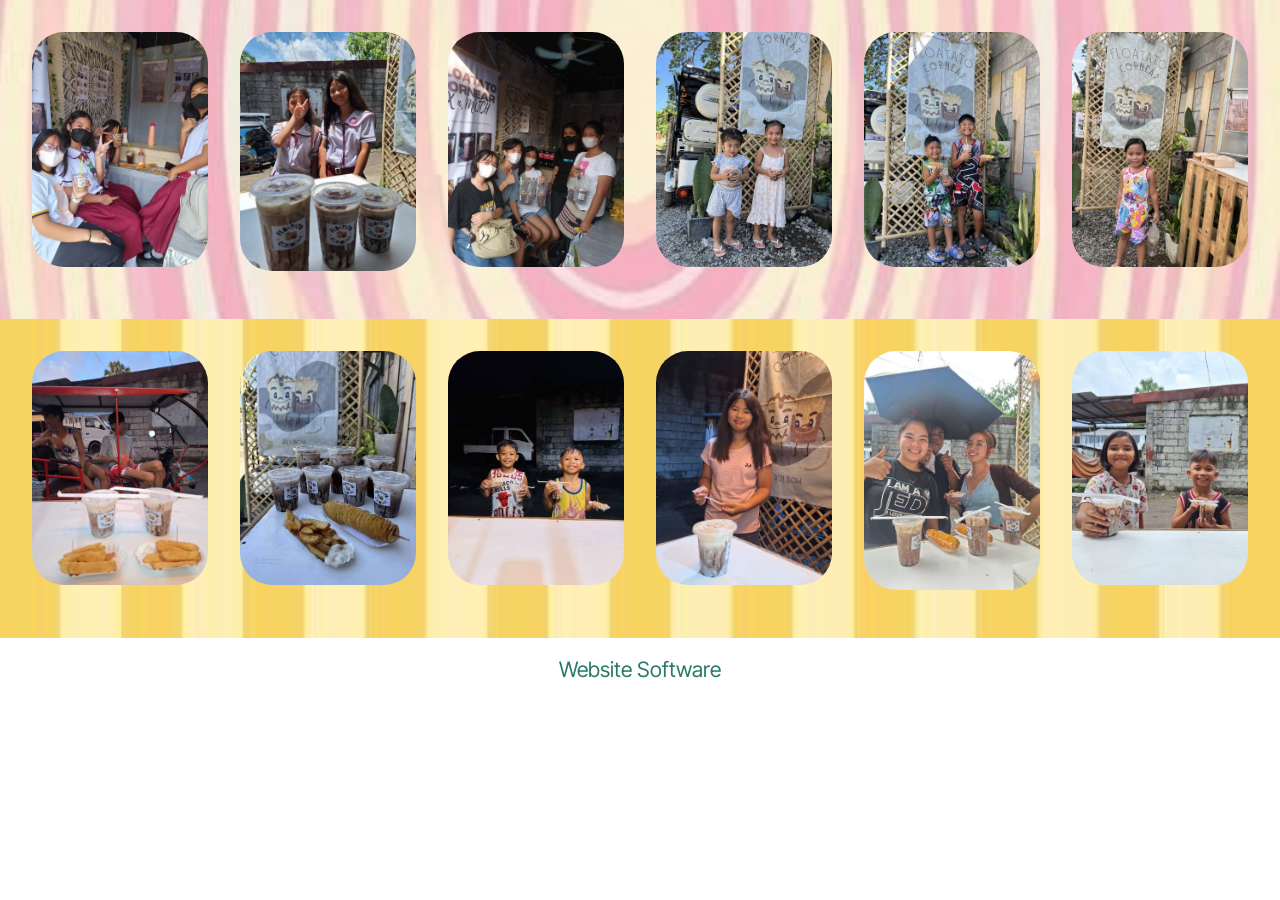
<file: page7.html>
<!DOCTYPE html>
<html  >
<head>
  <!-- Site made with Mobirise Website Builder v6.1.12, https://mobirise.com -->
  <meta charset="UTF-8">
  <meta http-equiv="X-UA-Compatible" content="IE=edge">
  <meta name="generator" content="Mobirise v6.1.12, mobirise.com">
  <meta name="viewport" content="width=device-width, initial-scale=1, minimum-scale=1">
  <link rel="shortcut icon" href="assets/images/photo-2026-04-13-15-51-31-96x96.jpg" type="image/x-icon">
  <meta name="description" content="">
  
  
  <title>Customers&nbsp;</title>
  <link rel="stylesheet" href="assets/bootstrap/css/bootstrap.min.css">
  <link rel="stylesheet" href="assets/animatecss/animate.css">
  <link rel="stylesheet" href="assets/theme/css/style.css">
  <link rel="preload" href="https://fonts.googleapis.com/css?family=Inter+Tight:100,200,300,400,500,600,700,800,900,100i,200i,300i,400i,500i,600i,700i,800i,900i&display=swap" as="style" onload="this.onload=null;this.rel='stylesheet'">
  <noscript><link rel="stylesheet" href="https://fonts.googleapis.com/css?family=Inter+Tight:100,200,300,400,500,600,700,800,900,100i,200i,300i,400i,500i,600i,700i,800i,900i&display=swap"></noscript>
  <link rel="preload" href="https://fonts.googleapis.com/css?family=Bebas+Neue:400&display=swap" as="style" onload="this.onload=null;this.rel='stylesheet'">
  <noscript><link rel="stylesheet" href="https://fonts.googleapis.com/css?family=Bebas+Neue:400&display=swap"></noscript>
  <link rel="preload" as="style" href="assets/mobirise/css/mbr-additional.css?v=lx85vX"><link rel="stylesheet" href="assets/mobirise/css/mbr-additional.css?v=lx85vX" type="text/css">

  
  
  
</head>
<body>
  
  <section data-bs-version="5.1" class="features13 start cid-vgJ2xXar4o" id="features013-2o">
    

<div class="container-fluid">
  <div class="row justify-content-center">
    <div class="col-12 content-head">
      
    </div>
  </div>
  <div class="row mbr-section-content">
    <div class="item features-image col-6 col-md-4 col-lg-2">
      <div class="item-wrapper">
        <div class="item-img">
          <img src="assets/images/photo-2026-04-13-15-51-29-414x552.jpg" alt="Mobirise Website Builder" title="" data-slide-to="0" data-bs-slide-to="0">
        </div>
        
        
      </div>
    </div>
    <div class="item features-image col-6 col-md-4 col-lg-2">
      <div class="item-wrapper">
        <div class="item-img">
          <img src="assets/images/photo-2026-04-13-15-51-14-414x562.jpg" alt="Mobirise Website Builder" title="" data-slide-to="1" data-bs-slide-to="1">
        </div>
        
        
      </div>
    </div>
    <div class="item features-image col-6 col-md-4 col-lg-2">
      <div class="item-wrapper">
        <div class="item-img">
          <img src="assets/images/photo-2026-04-13-15-51-28-414x552.jpg" alt="Mobirise Website Builder" title="" data-slide-to="2" data-bs-slide-to="2">
        </div>
        
        
      </div>
    </div>
    <div class="item features-image col-6 col-md-4 col-lg-2">
      <div class="item-wrapper">
        <div class="item-img">
          <img src="assets/images/500690625-642966762126517-4985734756332223939-n-409x545.jpg" alt="Mobirise Website Builder" title="" data-slide-to="3" data-bs-slide-to="3">
        </div>
        
        
      </div>
    </div>
    <div class="item features-image col-6 col-md-4 col-lg-2">
      <div class="item-wrapper">
        <div class="item-img">
          <img src="assets/images/494924142-642966738793186-7763649496342762918-n-414x552.jpg" alt="Mobirise Website Builder" title="" data-slide-to="4" data-bs-slide-to="4">
        </div>
        
        
      </div>
    </div>
    <div class="item features-image col-6 col-md-4 col-lg-2">
      <div class="item-wrapper">
        <div class="item-img">
          <img src="assets/images/500539116-642266038863256-7685592723884716655-n-414x552.jpg" alt="Mobirise Website Builder" title="" data-slide-to="5" data-bs-slide-to="5">
        </div>
        
        
      </div>
    </div>

  </div>
</div>
</section>

<section data-bs-version="5.1" class="features13 start cid-vgSaN9eJLK" id="features013-2r">
    

<div class="container-fluid">
  <div class="row justify-content-center">
    <div class="col-12 content-head">
      
    </div>
  </div>
  <div class="row mbr-section-content">
    <div class="item features-image col-6 col-md-4 col-lg-2">
      <div class="item-wrapper">
        <div class="item-img">
          <img src="assets/images/492517478-643752522047941-737680467235972703-n-409x545.jpg" alt="Mobirise Website Builder" title="" data-slide-to="0" data-bs-slide-to="0">
        </div>
        
        
      </div>
    </div>
    <div class="item features-image col-6 col-md-4 col-lg-2">
      <div class="item-wrapper">
        <div class="item-img">
          <img src="assets/images/492922376-642966718793188-5333469845944384865-n-409x545.jpg" alt="Mobirise Website Builder" title="" data-slide-to="1" data-bs-slide-to="1">
        </div>
        
        
      </div>
    </div>
    <div class="item features-image col-6 col-md-4 col-lg-2">
      <div class="item-wrapper">
        <div class="item-img">
          <img src="assets/images/506456816-643041385452388-6057669839035673600-n-409x545.jpg" alt="Mobirise Website Builder" title="" data-slide-to="2" data-bs-slide-to="2">
        </div>
        
        
      </div>
    </div>
    <div class="item features-image col-6 col-md-4 col-lg-2">
      <div class="item-wrapper">
        <div class="item-img">
          <img src="assets/images/508019597-643038728785987-2978574753615809552-n-409x545.jpg" alt="Mobirise Website Builder" title="" data-slide-to="3" data-bs-slide-to="3">
        </div>
        
        
      </div>
    </div>
    <div class="item features-image col-6 col-md-4 col-lg-2">
      <div class="item-wrapper">
        <div class="item-img">
          <img src="assets/images/500913180-644558731967320-4077554881615666373-n-409x555.jpg" alt="Mobirise Website Builder" title="" data-slide-to="4" data-bs-slide-to="4">
        </div>
        
        
      </div>
    </div>
    <div class="item features-image col-6 col-md-4 col-lg-2">
      <div class="item-wrapper">
        <div class="item-img">
          <img src="assets/images/505510666-647109658378894-111056885291522342-n-409x545.jpg" alt="Mobirise Website Builder" title="" data-slide-to="5" data-bs-slide-to="5">
        </div>
        
        
      </div>
    </div>

  </div>
</div>
</section><section class="display-7" style="padding: 0;align-items: center;justify-content: center;flex-wrap: wrap;    align-content: center;display: flex;position: relative;height: 4rem;"><a href="https://mobiri.se/4557535" style="flex: 1 1;height: 4rem;position: absolute;width: 100%;z-index: 1;"><img alt="" style="height: 4rem;" src="[data-uri]"></a><p style="margin: 0;text-align: center;" class="display-7">&#8204;</p><a style="z-index:1" href="https://mobirise.com"> Website Software</a></section><script src="assets/bootstrap/js/bootstrap.bundle.min.js"></script>  <script src="assets/smoothscroll/smooth-scroll.js"></script>  <script src="assets/ytplayer/index.js"></script>  <script src="assets/theme/js/script.js"></script>  
  
  
  <input name="animation" type="hidden">
  </body>
</html>
</file>
<file: assets/web/assets/mobirise-icons2/mobirise2.css>
@font-face {
  font-family: 'Moririse2';
  font-display: swap;
  src:  url('mobirise2.eot?f2bix4');
  src:  url('mobirise2.eot?f2bix4#iefix') format('embedded-opentype'),
    url('mobirise2.woff2?f2bix4') format('woff2'),
    url('mobirise2.woff?f2bix4') format('woff'),
    url('mobirise2.ttf?f2bix4') format('truetype'),
    url('mobirise2.svg?f2bix4#mobirise2') format('svg');
  font-weight: normal;
  font-style: normal;
}

[class^="mobi-"], [class*=" mobi-"] {
  /* use !important to prevent issues with browser extensions that change fonts */
  font-family: 'Moririse2' !important;
  speak: none;
  font-style: normal;
  font-weight: normal;
  font-variant: normal;
  text-transform: none;
  line-height: 1;

  /* Better Font Rendering =========== */
  -webkit-font-smoothing: antialiased;
  -moz-osx-font-smoothing: grayscale;
}

.mobi-mbri-add-submenu:before {
  content: "\e900";
}
.mobi-mbri-alert:before {
  content: "\e901";
}
.mobi-mbri-align-center:before {
  content: "\e902";
}
.mobi-mbri-align-justify:before {
  content: "\e903";
}
.mobi-mbri-align-left:before {
  content: "\e904";
}
.mobi-mbri-align-right:before {
  content: "\e905";
}
.mobi-mbri-android:before {
  content: "\e906";
}
.mobi-mbri-apple:before {
  content: "\e907";
}
.mobi-mbri-arrow-down:before {
  content: "\e908";
}
.mobi-mbri-arrow-next:before {
  content: "\e909";
}
.mobi-mbri-arrow-prev:before {
  content: "\e90a";
}
.mobi-mbri-arrow-up:before {
  content: "\e90b";
}
.mobi-mbri-bold:before {
  content: "\e90c";
}
.mobi-mbri-bookmark:before {
  content: "\e90d";
}
.mobi-mbri-bootstrap:before {
  content: "\e90e";
}
.mobi-mbri-briefcase:before {
  content: "\e90f";
}
.mobi-mbri-browse:before {
  content: "\e910";
}
.mobi-mbri-bulleted-list:before {
  content: "\e911";
}
.mobi-mbri-calendar:before {
  content: "\e912";
}
.mobi-mbri-camera:before {
  content: "\e913";
}
.mobi-mbri-cart-add:before {
  content: "\e914";
}
.mobi-mbri-cart-full:before {
  content: "\e915";
}
.mobi-mbri-cash:before {
  content: "\e916";
}
.mobi-mbri-change-style:before {
  content: "\e917";
}
.mobi-mbri-chat:before {
  content: "\e918";
}
.mobi-mbri-clock:before {
  content: "\e919";
}
.mobi-mbri-close:before {
  content: "\e91a";
}
.mobi-mbri-cloud:before {
  content: "\e91b";
}
.mobi-mbri-code:before {
  content: "\e91c";
}
.mobi-mbri-contact-form:before {
  content: "\e91d";
}
.mobi-mbri-credit-card:before {
  content: "\e91e";
}
.mobi-mbri-cursor-click:before {
  content: "\e91f";
}
.mobi-mbri-cust-feedback:before {
  content: "\e920";
}
.mobi-mbri-database:before {
  content: "\e921";
}
.mobi-mbri-delivery:before {
  content: "\e922";
}
.mobi-mbri-desktop:before {
  content: "\e923";
}
.mobi-mbri-devices:before {
  content: "\e924";
}
.mobi-mbri-down:before {
  content: "\e925";
}
.mobi-mbri-download-2:before {
  content: "\e926";
}
.mobi-mbri-download:before {
  content: "\e927";
}
.mobi-mbri-drag-n-drop-2:before {
  content: "\e928";
}
.mobi-mbri-drag-n-drop:before {
  content: "\e929";
}
.mobi-mbri-edit-2:before {
  content: "\e92a";
}
.mobi-mbri-edit:before {
  content: "\e92b";
}
.mobi-mbri-error:before {
  content: "\e92c";
}
.mobi-mbri-extension:before {
  content: "\e92d";
}
.mobi-mbri-features:before {
  content: "\e92e";
}
.mobi-mbri-file:before {
  content: "\e92f";
}
.mobi-mbri-flag:before {
  content: "\e930";
}
.mobi-mbri-folder:before {
  content: "\e931";
}
.mobi-mbri-gift:before {
  content: "\e932";
}
.mobi-mbri-github:before {
  content: "\e933";
}
.mobi-mbri-globe-2:before {
  content: "\e934";
}
.mobi-mbri-globe:before {
  content: "\e935";
}
.mobi-mbri-growing-chart:before {
  content: "\e936";
}
.mobi-mbri-hearth:before {
  content: "\e937";
}
.mobi-mbri-help:before {
  content: "\e938";
}
.mobi-mbri-home:before {
  content: "\e939";
}
.mobi-mbri-hot-cup:before {
  content: "\e93a";
}
.mobi-mbri-idea:before {
  content: "\e93b";
}
.mobi-mbri-image-gallery:before {
  content: "\e93c";
}
.mobi-mbri-image-slider:before {
  content: "\e93d";
}
.mobi-mbri-info:before {
  content: "\e93e";
}
.mobi-mbri-italic:before {
  content: "\e93f";
}
.mobi-mbri-key:before {
  content: "\e940";
}
.mobi-mbri-laptop:before {
  content: "\e941";
}
.mobi-mbri-layers:before {
  content: "\e942";
}
.mobi-mbri-left-right:before {
  content: "\e943";
}
.mobi-mbri-left:before {
  content: "\e944";
}
.mobi-mbri-letter:before {
  content: "\e945";
}
.mobi-mbri-like:before {
  content: "\e946";
}
.mobi-mbri-link:before {
  content: "\e947";
}
.mobi-mbri-lock:before {
  content: "\e948";
}
.mobi-mbri-login:before {
  content: "\e949";
}
.mobi-mbri-logout:before {
  content: "\e94a";
}
.mobi-mbri-magic-stick:before {
  content: "\e94b";
}
.mobi-mbri-map-pin:before {
  content: "\e94c";
}
.mobi-mbri-menu:before {
  content: "\e94d";
}
.mobi-mbri-mobile-2:before {
  content: "\e94e";
}
.mobi-mbri-mobile-horizontal:before {
  content: "\e94f";
}
.mobi-mbri-mobile:before {
  content: "\e950";
}
.mobi-mbri-mobirise:before {
  content: "\e951";
}
.mobi-mbri-more-horizontal:before {
  content: "\e952";
}
.mobi-mbri-more-vertical:before {
  content: "\e953";
}
.mobi-mbri-music:before {
  content: "\e954";
}
.mobi-mbri-new-file:before {
  content: "\e955";
}
.mobi-mbri-numbered-list:before {
  content: "\e956";
}
.mobi-mbri-opened-folder:before {
  content: "\e957";
}
.mobi-mbri-pages:before {
  content: "\e958";
}
.mobi-mbri-paper-plane:before {
  content: "\e959";
}
.mobi-mbri-paperclip:before {
  content: "\e95a";
}
.mobi-mbri-phone:before {
  content: "\e95b";
}
.mobi-mbri-photo:before {
  content: "\e95c";
}
.mobi-mbri-photos:before {
  content: "\e95d";
}
.mobi-mbri-pin:before {
  content: "\e95e";
}
.mobi-mbri-play:before {
  content: "\e95f";
}
.mobi-mbri-plus:before {
  content: "\e960";
}
.mobi-mbri-preview:before {
  content: "\e961";
}
.mobi-mbri-print:before {
  content: "\e962";
}
.mobi-mbri-protect:before {
  content: "\e963";
}
.mobi-mbri-question:before {
  content: "\e964";
}
.mobi-mbri-quote-left:before {
  content: "\e965";
}
.mobi-mbri-quote-right:before {
  content: "\e966";
}
.mobi-mbri-redo:before {
  content: "\e967";
}
.mobi-mbri-refresh:before {
  content: "\e968";
}
.mobi-mbri-responsive-2:before {
  content: "\e969";
}
.mobi-mbri-responsive:before {
  content: "\e96a";
}
.mobi-mbri-right:before {
  content: "\e96b";
}
.mobi-mbri-rocket:before {
  content: "\e96c";
}
.mobi-mbri-sad-face:before {
  content: "\e96d";
}
.mobi-mbri-sale:before {
  content: "\e96e";
}
.mobi-mbri-save:before {
  content: "\e96f";
}
.mobi-mbri-search:before {
  content: "\e970";
}
.mobi-mbri-setting-2:before {
  content: "\e971";
}
.mobi-mbri-setting-3:before {
  content: "\e972";
}
.mobi-mbri-setting:before {
  content: "\e973";
}
.mobi-mbri-share:before {
  content: "\e974";
}
.mobi-mbri-shopping-bag:before {
  content: "\e975";
}
.mobi-mbri-shopping-basket:before {
  content: "\e976";
}
.mobi-mbri-shopping-cart:before {
  content: "\e977";
}
.mobi-mbri-sites:before {
  content: "\e978";
}
.mobi-mbri-smile-face:before {
  content: "\e979";
}
.mobi-mbri-speed:before {
  content: "\e97a";
}
.mobi-mbri-star:before {
  content: "\e97b";
}
.mobi-mbri-success:before {
  content: "\e97c";
}
.mobi-mbri-sun:before {
  content: "\e97d";
}
.mobi-mbri-sun2:before {
  content: "\e97e";
}
.mobi-mbri-tablet-vertical:before {
  content: "\e97f";
}
.mobi-mbri-tablet:before {
  content: "\e980";
}
.mobi-mbri-target:before {
  content: "\e981";
}
.mobi-mbri-timer:before {
  content: "\e982";
}
.mobi-mbri-to-ftp:before {
  content: "\e983";
}
.mobi-mbri-to-local-drive:before {
  content: "\e984";
}
.mobi-mbri-touch-swipe:before {
  content: "\e985";
}
.mobi-mbri-touch:before {
  content: "\e986";
}
.mobi-mbri-trash:before {
  content: "\e987";
}
.mobi-mbri-underline:before {
  content: "\e988";
}
.mobi-mbri-undo:before {
  content: "\e989";
}
.mobi-mbri-unlink:before {
  content: "\e98a";
}
.mobi-mbri-unlock:before {
  content: "\e98b";
}
.mobi-mbri-up-down:before {
  content: "\e98c";
}
.mobi-mbri-up:before {
  content: "\e98d";
}
.mobi-mbri-update:before {
  content: "\e98e";
}
.mobi-mbri-upload-2:before {
  content: "\e98f";
}
.mobi-mbri-upload:before {
  content: "\e990";
}
.mobi-mbri-user-2:before {
  content: "\e991";
}
.mobi-mbri-user:before {
  content: "\e992";
}
.mobi-mbri-users:before {
  content: "\e993";
}
.mobi-mbri-video-play:before {
  content: "\e994";
}
.mobi-mbri-video:before {
  content: "\e995";
}
.mobi-mbri-watch:before {
  content: "\e996";
}
.mobi-mbri-website-theme-2:before {
  content: "\e997";
}
.mobi-mbri-website-theme:before {
  content: "\e998";
}
.mobi-mbri-wifi:before {
  content: "\e999";
}
.mobi-mbri-windows:before {
  content: "\e99a";
}
.mobi-mbri-zoom-in:before {
  content: "\e99b";
}
.mobi-mbri-zoom-out:before {
  content: "\e99c";
}
</file>
<file: assets/dropdown/css/style.css>
.navbar-dropdown {
  left: 0;
  padding: 0;
  position: absolute;
  right: 0;
  top: 0;
  transition: all 0.45s ease;
  z-index: 1030;
  background: #282828; }
  .navbar-dropdown .navbar-logo {
    margin-right: 0.8rem;
    transition: margin 0.3s ease-in-out;
    vertical-align: middle; }
    .navbar-dropdown .navbar-logo img {
      height: 3.125rem;
      transition: all 0.3s ease-in-out; }
    .navbar-dropdown .navbar-logo.mbr-iconfont {
      font-size: 3.125rem;
      line-height: 3.125rem; }
  .navbar-dropdown .navbar-caption {
    font-weight: 700;
    white-space: normal;
    vertical-align: -4px;
    line-height: 3.125rem !important; }
    .navbar-dropdown .navbar-caption, .navbar-dropdown .navbar-caption:hover {
      color: inherit;
      text-decoration: none; }
  .navbar-dropdown .mbr-iconfont + .navbar-caption {
    vertical-align: -1px; }
  .navbar-dropdown.navbar-fixed-top {
    position: fixed; }
  .navbar-dropdown .navbar-brand span {
    vertical-align: -4px; }
  .navbar-dropdown.bg-color.transparent {
    background: none; }
  .navbar-dropdown.navbar-short .navbar-brand {
    padding: 0.625rem 0; }
    .navbar-dropdown.navbar-short .navbar-brand span {
      vertical-align: -1px; }
  .navbar-dropdown.navbar-short .navbar-caption {
    line-height: 2.375rem !important;
    vertical-align: -2px; }
  .navbar-dropdown.navbar-short .navbar-logo {
    margin-right: 0.5rem; }
    .navbar-dropdown.navbar-short .navbar-logo img {
      height: 2.375rem; }
    .navbar-dropdown.navbar-short .navbar-logo.mbr-iconfont {
      font-size: 2.375rem;
      line-height: 2.375rem; }
  .navbar-dropdown.navbar-short .mbr-table-cell {
    height: 3.625rem; }
  .navbar-dropdown .navbar-close {
    left: 0.6875rem;
    position: fixed;
    top: 0.75rem;
    z-index: 1000; }
  .navbar-dropdown .hamburger-icon {
    content: "";
    display: inline-block;
    vertical-align: middle;
    width: 16px;
    -webkit-box-shadow: 0 -6px 0 1px #282828,0 0 0 1px #282828,0 6px 0 1px #282828;
    -moz-box-shadow: 0 -6px 0 1px #282828,0 0 0 1px #282828,0 6px 0 1px #282828;
    box-shadow: 0 -6px 0 1px #282828,0 0 0 1px #282828,0 6px 0 1px #282828; }

.dropdown-menu .dropdown-toggle[data-toggle="dropdown-submenu"]::after {
  border-bottom: 0.35em solid transparent;
  border-left: 0.35em solid;
  border-right: 0;
  border-top: 0.35em solid transparent;
  margin-left: 0.3rem; }

.dropdown-menu .dropdown-item:focus {
  outline: 0; }

.nav-dropdown {
  font-size: 0.75rem;
  font-weight: 500;
  height: auto !important; }
  .nav-dropdown .nav-btn {
    padding-left: 1rem; }
  .nav-dropdown .link {
    margin: .667em 1.667em;
    font-weight: 500;
    padding: 0;
    transition: color .2s ease-in-out; }
    .nav-dropdown .link.dropdown-toggle {
      margin-right: 2.583em; }
      .nav-dropdown .link.dropdown-toggle::after {
        margin-left: .25rem;
        border-top: 0.35em solid;
        border-right: 0.35em solid transparent;
        border-left: 0.35em solid transparent;
        border-bottom: 0; }
      .nav-dropdown .link.dropdown-toggle[aria-expanded="true"] {
        margin: 0;
        padding: 0.667em 3.263em  0.667em 1.667em; }
  .nav-dropdown .link::after,
  .nav-dropdown .dropdown-item::after {
    color: inherit; }
  .nav-dropdown .btn {
    font-size: 0.75rem;
    font-weight: 700;
    letter-spacing: 0;
    margin-bottom: 0;
    padding-left: 1.25rem;
    padding-right: 1.25rem; }
  .nav-dropdown .dropdown-menu {
    border-radius: 0;
    border: 0;
    left: 0;
    margin: 0;
    padding-bottom: 1.25rem;
    padding-top: 1.25rem;
    position: relative; }
  .nav-dropdown .dropdown-submenu {
    margin-left: 0.125rem;
    top: 0; }
  .nav-dropdown .dropdown-item {
    font-weight: 500;
    line-height: 2;
    padding: 0.3846em 4.615em 0.3846em 1.5385em;
    position: relative;
    transition: color .2s ease-in-out, background-color .2s ease-in-out; }
    .nav-dropdown .dropdown-item::after {
      margin-top: -0.3077em;
      position: absolute;
      right: 1.1538em;
      top: 50%; }
    .nav-dropdown .dropdown-item:focus, .nav-dropdown .dropdown-item:hover {
      background: none; }

@media (max-width: 767px) {
  .nav-dropdown.navbar-toggleable-sm {
    bottom: 0;
    display: none;
    left: 0;
    overflow-x: hidden;
    position: fixed;
    top: 0;
    transform: translateX(-100%);
    -ms-transform: translateX(-100%);
    -webkit-transform: translateX(-100%);
    width: 18.75rem;
    z-index: 999; } }
.nav-dropdown.navbar-toggleable-xl {
  bottom: 0;
  display: none;
  left: 0;
  overflow-x: hidden;
  position: fixed;
  top: 0;
  transform: translateX(-100%);
  -ms-transform: translateX(-100%);
  -webkit-transform: translateX(-100%);
  width: 18.75rem;
  z-index: 999; }

.nav-dropdown-sm {
  display: block !important;
  overflow-x: hidden;
  overflow: auto;
  padding-top: 3.875rem; }
  .nav-dropdown-sm::after {
    content: "";
    display: block;
    height: 3rem;
    width: 100%; }
  .nav-dropdown-sm.collapse.in ~ .navbar-close {
    display: block !important; }
  .nav-dropdown-sm.collapsing, .nav-dropdown-sm.collapse.in {
    transform: translateX(0);
    -ms-transform: translateX(0);
    -webkit-transform: translateX(0);
    transition: all 0.25s ease-out;
    -webkit-transition: all 0.25s ease-out;
    background: #282828; }
  .nav-dropdown-sm.collapsing[aria-expanded="false"] {
    transform: translateX(-100%);
    -ms-transform: translateX(-100%);
    -webkit-transform: translateX(-100%); }
  .nav-dropdown-sm .nav-item {
    display: block;
    margin-left: 0 !important;
    padding-left: 0; }
  .nav-dropdown-sm .link,
  .nav-dropdown-sm .dropdown-item {
    border-top: 1px dotted rgba(255, 255, 255, 0.1);
    font-size: 0.8125rem;
    line-height: 1.6;
    margin: 0 !important;
    padding: 0.875rem 2.4rem 0.875rem 1.5625rem !important;
    position: relative;
    white-space: normal; }
    .nav-dropdown-sm .link:focus, .nav-dropdown-sm .link:hover,
    .nav-dropdown-sm .dropdown-item:focus,
    .nav-dropdown-sm .dropdown-item:hover {
      background: rgba(0, 0, 0, 0.2) !important;
      color: #c0a375; }
  .nav-dropdown-sm .nav-btn {
    position: relative;
    padding: 1.5625rem 1.5625rem 0 1.5625rem; }
    .nav-dropdown-sm .nav-btn::before {
      border-top: 1px dotted rgba(255, 255, 255, 0.1);
      content: "";
      left: 0;
      position: absolute;
      top: 0;
      width: 100%; }
    .nav-dropdown-sm .nav-btn + .nav-btn {
      padding-top: 0.625rem; }
      .nav-dropdown-sm .nav-btn + .nav-btn::before {
        display: none; }
  .nav-dropdown-sm .btn {
    padding: 0.625rem 0; }
  .nav-dropdown-sm .dropdown-toggle[data-toggle="dropdown-submenu"]::after {
    margin-left: .25rem;
    border-top: 0.35em solid;
    border-right: 0.35em solid transparent;
    border-left: 0.35em solid transparent;
    border-bottom: 0; }
  .nav-dropdown-sm .dropdown-toggle[data-toggle="dropdown-submenu"][aria-expanded="true"]::after {
    border-top: 0;
    border-right: 0.35em solid transparent;
    border-left: 0.35em solid transparent;
    border-bottom: 0.35em solid; }
  .nav-dropdown-sm .dropdown-menu {
    margin: 0;
    padding: 0;
    position: relative;
    top: 0;
    left: 0;
    width: 100%;
    border: 0;
    float: none;
    border-radius: 0;
    background: none; }
  .nav-dropdown-sm .dropdown-submenu {
    left: 100%;
    margin-left: 0.125rem;
    margin-top: -1.25rem;
    top: 0; }

.navbar-toggleable-sm .nav-dropdown .dropdown-menu {
  position: absolute; }

.navbar-toggleable-sm .nav-dropdown .dropdown-submenu {
  left: 100%;
  margin-left: 0.125rem;
  margin-top: -1.25rem;
  top: 0; }

.navbar-toggleable-sm.opened .nav-dropdown .dropdown-menu {
  position: relative; }

.navbar-toggleable-sm.opened .nav-dropdown .dropdown-submenu {
  left: 0;
  margin-left: 00rem;
  margin-top: 0rem;
  top: 0; }

.is-builder .nav-dropdown.collapsing {
  transition: none !important; }
</file>
<file: assets/theme/css/style.css>
@charset "UTF-8";
section {
  background-color: #ffffff;
}

body {
  font-style: normal;
  line-height: 1.5;
  font-weight: 400;
  color: #232323;
  position: relative;
}

button {
  background-color: transparent;
  border-color: transparent;
}

.embla__button,
.carousel-control {
  background-color: #edefea !important;
  opacity: 0.8 !important;
  color: #464845 !important;
  border-color: #edefea !important;
}

.carousel .close,
.modalWindow .close {
  background-color: #edefea !important;
  color: #464845 !important;
  border-color: #edefea !important;
  opacity: 0.8 !important;
}

.carousel .close:hover,
.modalWindow .close:hover {
  opacity: 1 !important;
}

.carousel-indicators li {
  background-color: #edefea !important;
  border: 2px solid #464845 !important;
}

.carousel-indicators li:hover,
.carousel-indicators li:active {
  opacity: 0.8 !important;
}

.embla__button:hover,
.carousel-control:hover {
  background-color: #edefea !important;
  opacity: 1 !important;
}

.modalWindow-video-container {
  height: 80%;
}

section,
.container,
.container-fluid {
  position: relative;
  word-wrap: break-word;
}

a.mbr-iconfont:hover {
  text-decoration: none;
}

.article .lead p,
.article .lead ul,
.article .lead ol,
.article .lead pre,
.article .lead blockquote {
  margin-bottom: 0;
}

a {
  font-style: normal;
  font-weight: 400;
  cursor: pointer;
}
a, a:hover {
  text-decoration: none;
}

.mbr-section-title {
  font-style: normal;
  line-height: 1.3;
}

.mbr-section-subtitle {
  line-height: 1.3;
}

.mbr-text {
  font-style: normal;
  line-height: 1.7;
}

h1,
h2,
h3,
h4,
h5,
h6,
.display-1,
.display-2,
.display-4,
.display-5,
.display-7,
span,
p,
a {
  line-height: 1;
  word-break: break-word;
  word-wrap: break-word;
  font-weight: 400;
}

b,
strong {
  font-weight: bold;
}

input:-webkit-autofill, input:-webkit-autofill:hover, input:-webkit-autofill:focus, input:-webkit-autofill:active {
  transition-delay: 9999s;
  -webkit-transition-property: background-color, color;
  transition-property: background-color, color;
}

textarea[type=hidden] {
  display: none;
}

section {
  background-position: 50% 50%;
  background-repeat: no-repeat;
  background-size: cover;
}
section .mbr-background-video,
section .mbr-background-video-preview {
  position: absolute;
  bottom: 0;
  left: 0;
  right: 0;
  top: 0;
}

.hidden {
  visibility: hidden;
}

.mbr-z-index20 {
  z-index: 20;
}

/*! Base colors */
.mbr-white {
  color: #ffffff;
}

.mbr-black {
  color: #111111;
}

.mbr-bg-white {
  background-color: #ffffff;
}

.mbr-bg-black {
  background-color: #000000;
}

/*! Text-aligns */
.align-left {
  text-align: left;
}

.align-center {
  text-align: center;
}

.align-right {
  text-align: right;
}

/*! Font-weight  */
.mbr-light {
  font-weight: 300;
}

.mbr-regular {
  font-weight: 400;
}

.mbr-semibold {
  font-weight: 500;
}

.mbr-bold {
  font-weight: 700;
}

/*! Media  */
.media-content {
  flex-basis: 100%;
}

.media-container-row {
  display: flex;
  flex-direction: row;
  flex-wrap: wrap;
  justify-content: center;
  align-content: center;
  align-items: start;
}
.media-container-row .media-size-item {
  width: 400px;
}

.media-container-column {
  display: flex;
  flex-direction: column;
  flex-wrap: wrap;
  justify-content: center;
  align-content: center;
  align-items: stretch;
}
.media-container-column > * {
  width: 100%;
}

@media (min-width: 992px) {
  .media-container-row {
    flex-wrap: nowrap;
  }
}
figure {
  margin-bottom: 0;
  overflow: hidden;
}

figure[mbr-media-size] {
  transition: width 0.1s;
}

img,
iframe {
  display: block;
  width: 100%;
}

.card {
  background-color: transparent;
  border: none;
}

.card-box {
  width: 100%;
}

.card-img {
  text-align: center;
  flex-shrink: 0;
  -webkit-flex-shrink: 0;
}

.media {
  max-width: 100%;
  margin: 0 auto;
}

.mbr-figure {
  align-self: center;
}

.media-container > div {
  max-width: 100%;
}

.mbr-figure img,
.card-img img {
  width: 100%;
}

@media (max-width: 991px) {
  .media-size-item {
    width: auto !important;
  }
  .media {
    width: auto;
  }
  .mbr-figure {
    width: 100% !important;
  }
}
/*! Buttons */
.mbr-section-btn {
  margin-left: -0.6rem;
  margin-right: -0.6rem;
  font-size: 0;
}

.btn {
  font-weight: 600;
  border-width: 1px;
  font-style: normal;
  margin: 0.6rem 0.6rem;
  white-space: normal;
  transition: all 0.2s ease-in-out;
  display: inline-flex;
  align-items: center;
  justify-content: center;
  word-break: break-word;
}

.btn-sm {
  font-weight: 600;
  letter-spacing: 0px;
  transition: all 0.3s ease-in-out;
}

.btn-md {
  font-weight: 600;
  letter-spacing: 0px;
  transition: all 0.3s ease-in-out;
}

.btn-lg {
  font-weight: 600;
  letter-spacing: 0px;
  transition: all 0.3s ease-in-out;
}

.btn-form {
  margin: 0;
}
.btn-form:hover {
  cursor: pointer;
}

nav .mbr-section-btn {
  margin-left: 0rem;
  margin-right: 0rem;
}

/*! Btn icon margin */
.btn .mbr-iconfont,
.btn.btn-sm .mbr-iconfont {
  order: 1;
  cursor: pointer;
  margin-left: 0.5rem;
  vertical-align: sub;
}

.btn.btn-md .mbr-iconfont,
.btn.btn-md .mbr-iconfont {
  margin-left: 0.8rem;
}

.mbr-regular {
  font-weight: 400;
}

.mbr-semibold {
  font-weight: 500;
}

.mbr-bold {
  font-weight: 700;
}

[type=submit] {
  -webkit-appearance: none;
}

/*! Full-screen */
.mbr-fullscreen .mbr-overlay {
  min-height: 100vh;
}

.mbr-fullscreen {
  display: flex;
  display: -moz-flex;
  display: -ms-flex;
  display: -o-flex;
  align-items: center;
  min-height: 100vh;
  padding-top: 3rem;
  padding-bottom: 3rem;
}

/*! Map */
.map {
  height: 25rem;
  position: relative;
}
.map iframe {
  width: 100%;
  height: 100%;
}

/*! Scroll to top arrow */
.mbr-arrow-up {
  bottom: 25px;
  right: 90px;
  position: fixed;
  text-align: right;
  z-index: 5000;
  color: #ffffff;
  font-size: 22px;
}

.mbr-arrow-up a {
  background: rgba(0, 0, 0, 0.2);
  border-radius: 50%;
  color: #fff;
  display: inline-block;
  height: 60px;
  width: 60px;
  border: 2px solid #fff;
  outline-style: none !important;
  position: relative;
  text-decoration: none;
  transition: all 0.3s ease-in-out;
  cursor: pointer;
  text-align: center;
}
.mbr-arrow-up a:hover {
  background-color: rgba(0, 0, 0, 0.4);
}
.mbr-arrow-up a i {
  line-height: 60px;
}

.mbr-arrow-up-icon {
  display: block;
  color: #fff;
}

.mbr-arrow-up-icon::before {
  content: "›";
  display: inline-block;
  font-family: serif;
  font-size: 22px;
  line-height: 1;
  font-style: normal;
  position: relative;
  top: 6px;
  left: -4px;
  transform: rotate(-90deg);
}

/*! Arrow Down */
.mbr-arrow {
  position: absolute;
  bottom: 45px;
  left: 50%;
  width: 60px;
  height: 60px;
  cursor: pointer;
  background-color: rgba(80, 80, 80, 0.5);
  border-radius: 50%;
  transform: translateX(-50%);
}
@media (max-width: 767px) {
  .mbr-arrow {
    display: none;
  }
}
.mbr-arrow > a {
  display: inline-block;
  text-decoration: none;
  outline-style: none;
  animation: arrowdown 1.7s ease-in-out infinite;
  color: #ffffff;
}
.mbr-arrow > a > i {
  position: absolute;
  top: -2px;
  left: 15px;
  font-size: 2rem;
}

#scrollToTop a i::before {
  content: "";
  position: absolute;
  display: block;
  border-bottom: 2.5px solid #fff;
  border-left: 2.5px solid #fff;
  width: 27.8%;
  height: 27.8%;
  left: 50%;
  top: 51%;
  transform: translateY(-30%) translateX(-50%) rotate(135deg);
}

@keyframes arrowdown {
  0% {
    transform: translateY(0px);
  }
  50% {
    transform: translateY(-5px);
  }
  100% {
    transform: translateY(0px);
  }
}
@media (max-width: 500px) {
  .mbr-arrow-up {
    left: 0;
    right: 0;
    text-align: center;
  }
}
/*Gradients animation*/
@keyframes gradient-animation {
  from {
    background-position: 0% 100%;
    animation-timing-function: ease-in-out;
  }
  to {
    background-position: 100% 0%;
    animation-timing-function: ease-in-out;
  }
}
.bg-gradient {
  background-size: 200% 200%;
  animation: gradient-animation 5s infinite alternate;
  -webkit-animation: gradient-animation 5s infinite alternate;
}

.menu .navbar-brand {
  display: -webkit-flex;
}
.menu .navbar-brand span {
  display: flex;
  display: -webkit-flex;
}
.menu .navbar-brand .navbar-caption-wrap {
  display: -webkit-flex;
}
.menu .navbar-brand .navbar-logo img {
  display: -webkit-flex;
  width: auto;
}
@media (min-width: 768px) and (max-width: 991px) {
  .menu .navbar-toggleable-sm .navbar-nav {
    display: -ms-flexbox;
  }
}
@media (max-width: 991px) {
  .menu .navbar-collapse {
    max-height: 93.5vh;
  }
  .menu .navbar-collapse.show {
    overflow: auto;
  }
}
@media (min-width: 992px) {
  .menu .navbar-nav.nav-dropdown {
    display: -webkit-flex;
  }
  .menu .navbar-toggleable-sm .navbar-collapse {
    display: -webkit-flex !important;
  }
  .menu .collapsed .navbar-collapse {
    max-height: 93.5vh;
  }
  .menu .collapsed .navbar-collapse.show {
    overflow: auto;
  }
}
@media (max-width: 767px) {
  .menu .navbar-collapse {
    max-height: 80vh;
  }
}

.nav-link .mbr-iconfont {
  margin-right: 0.5rem;
}

.navbar {
  display: -webkit-flex;
  -webkit-flex-wrap: wrap;
  -webkit-align-items: center;
  -webkit-justify-content: space-between;
}

.navbar-collapse {
  -webkit-flex-basis: 100%;
  -webkit-flex-grow: 1;
  -webkit-align-items: center;
}

.nav-dropdown .link {
  padding: 0.667em 1.667em !important;
  margin: 0 !important;
}

.nav {
  display: -webkit-flex;
  -webkit-flex-wrap: wrap;
}

.row {
  display: -webkit-flex;
  -webkit-flex-wrap: wrap;
}

.justify-content-center {
  -webkit-justify-content: center;
}

.form-inline {
  display: -webkit-flex;
}

.card-wrapper {
  -webkit-flex: 1;
}

.carousel-control {
  z-index: 10;
  display: -webkit-flex;
}

.carousel-controls {
  display: -webkit-flex;
}

.media {
  display: -webkit-flex;
}

.form-group:focus {
  outline: none;
}

.jq-selectbox__select {
  padding: 7px 0;
  position: relative;
}

.jq-selectbox__dropdown {
  overflow: hidden;
  border-radius: 10px;
  position: absolute;
  top: 100%;
  left: 0 !important;
  width: 100% !important;
}

.jq-selectbox__trigger-arrow {
  right: 0;
  transform: translateY(-50%);
}

.jq-selectbox li {
  padding: 1.07em 0.5em;
}

input[type=range] {
  padding-left: 0 !important;
  padding-right: 0 !important;
}

.modal-dialog,
.modal-content {
  height: 100%;
}

.modal-dialog .carousel-inner {
  height: calc(100vh - 1.75rem);
}
@media (max-width: 575px) {
  .modal-dialog .carousel-inner {
    height: calc(100vh - 1rem);
  }
}

.carousel-item {
  text-align: center;
}

.carousel-item img {
  margin: auto;
}

.navbar-toggler {
  align-self: flex-start;
  padding: 0.25rem 0.75rem;
  font-size: 1.25rem;
  line-height: 1;
  background: transparent;
  border: 1px solid transparent;
  border-radius: 0.25rem;
}

.navbar-toggler:focus,
.navbar-toggler:hover {
  text-decoration: none;
  box-shadow: none;
}

.navbar-toggler-icon {
  display: inline-block;
  width: 1.5em;
  height: 1.5em;
  vertical-align: middle;
  content: "";
  background: no-repeat center center;
  background-size: 100% 100%;
}

.navbar-toggler-left {
  position: absolute;
  left: 1rem;
}

.navbar-toggler-right {
  position: absolute;
  right: 1rem;
}

.card-img {
  width: auto;
}

.menu .navbar.collapsed:not(.beta-menu) {
  flex-direction: column;
}

.carousel-item.active,
.carousel-item-next,
.carousel-item-prev {
  display: flex;
}

.note-air-layout .dropup .dropdown-menu,
.note-air-layout .navbar-fixed-bottom .dropdown .dropdown-menu {
  bottom: initial !important;
}

html,
body {
  height: auto;
  min-height: 100vh;
}

.dropup .dropdown-toggle::after {
  display: none;
}

.form-asterisk {
  font-family: initial;
  position: absolute;
  top: -2px;
  font-weight: normal;
}

.form-control-label {
  position: relative;
  cursor: pointer;
  margin-bottom: 0.357em;
  padding: 0;
}

.alert {
  color: #ffffff;
  border-radius: 0;
  border: 0;
  font-size: 1.1rem;
  line-height: 1.5;
  margin-bottom: 1.875rem;
  padding: 1.25rem;
  position: relative;
  text-align: center;
}
.alert.alert-form::after {
  background-color: inherit;
  bottom: -7px;
  content: "";
  display: block;
  height: 14px;
  left: 50%;
  margin-left: -7px;
  position: absolute;
  transform: rotate(45deg);
  width: 14px;
}

.form-control {
  background-color: #ffffff;
  background-clip: border-box;
  color: #232323;
  line-height: 1rem !important;
  height: auto;
  padding: 1.2rem 2rem;
  transition: border-color 0.25s ease 0s;
  border: 1px solid transparent !important;
  border-radius: 4px;
  box-shadow: rgba(0, 0, 0, 0.07) 0px 1px 1px 0px, rgba(0, 0, 0, 0.07) 0px 1px 3px 0px, rgba(0, 0, 0, 0.03) 0px 0px 0px 1px;
}
.form-active .form-control:invalid {
  border-color: red;
}

.row > * {
  padding-right: 1rem;
  padding-left: 1rem;
}

form .row {
  margin-left: -0.6rem;
  margin-right: -0.6rem;
}
form .row [class*=col] {
  padding-left: 0.6rem;
  padding-right: 0.6rem;
}

form .mbr-section-btn {
  padding-left: 0.6rem;
  padding-right: 0.6rem;
}

form .form-check-input {
  margin-top: 0.5;
}

textarea.form-control {
  line-height: 1.5rem !important;
}

.form-group {
  margin-bottom: 1.2rem;
}

.form-control,
form .btn {
  min-height: 48px;
}

.gdpr-block label span.textGDPR input[name=gdpr] {
  top: 7px;
}

.form-control:focus {
  box-shadow: none;
}

:focus {
  outline: none;
}

.mbr-overlay {
  background-color: #000;
  bottom: 0;
  left: 0;
  opacity: 0.5;
  position: absolute;
  right: 0;
  top: 0;
  z-index: 0;
  pointer-events: none;
}

blockquote {
  font-style: italic;
  padding: 3rem;
  font-size: 1.09rem;
  position: relative;
  border-left: 3px solid;
}

ul,
ol,
pre,
blockquote {
  margin-bottom: 2.3125rem;
}

.mt-4 {
  margin-top: 2rem !important;
}

.mb-4 {
  margin-bottom: 2rem !important;
}

.container,
.container-fluid {
  padding-left: 16px;
  padding-right: 16px;
}

.row {
  margin-left: -16px;
  margin-right: -16px;
}
.row > [class*=col] {
  padding-left: 16px;
  padding-right: 16px;
}

@media (min-width: 992px) {
  .container-fluid {
    padding-left: 32px;
    padding-right: 32px;
  }
}
@media (max-width: 991px) {
  .mbr-container {
    padding-left: 16px;
    padding-right: 16px;
  }
}
.app-video-wrapper > img {
  opacity: 1;
}

.app-video-wrapper {
  background: transparent;
}

.item {
  position: relative;
}

.dropdown-menu .dropdown-menu {
  left: 100%;
}

.dropdown-item + .dropdown-menu {
  display: none;
}

.dropdown-item:hover + .dropdown-menu,
.dropdown-menu:hover {
  display: block;
}

@media (min-aspect-ratio: 16/9) {
  .mbr-video-foreground {
    height: 300% !important;
    top: -100% !important;
  }
}
@media (max-aspect-ratio: 16/9) {
  .mbr-video-foreground {
    width: 300% !important;
    left: -100% !important;
  }
}.engine {
	position: absolute;
	text-indent: -2400px;
	text-align: center;
	padding: 0;
	top: 0;
	left: -2400px;
}
</file>
<file: assets/mobirise/css/mbr-additional.css>
.btn {
  border-width: 2px;
}
img,
.card-wrap,
.card-wrapper,
.video-wrapper,
.mbr-figure iframe,
.google-map iframe,
.slide-content,
.plan,
.card,
.item-wrapper,
.item-wrapper .mbr-overlay {
  border-radius: 2rem !important;
}
.video-wrapper {
  overflow: hidden;
}
body {
  font-family: Inter Tight;
}
.display-1 {
  font-family: 'Inter Tight', sans-serif;
  font-size: 5rem;
  line-height: 1;
}
.display-1 > .mbr-iconfont {
  font-size: 6.25rem;
}
.display-2 {
  font-family: 'Inter Tight', sans-serif;
  font-size: 4rem;
  line-height: 1;
}
.display-2 > .mbr-iconfont {
  font-size: 5rem;
}
.display-4 {
  font-family: 'Inter Tight', sans-serif;
  font-size: 1.4rem;
  line-height: 1.5;
}
.display-4 > .mbr-iconfont {
  font-size: 1.75rem;
}
.display-5 {
  font-family: 'Inter Tight', sans-serif;
  font-size: 2rem;
  line-height: 1.5;
}
.display-5 > .mbr-iconfont {
  font-size: 2.5rem;
}
.display-7 {
  font-family: 'Inter Tight', sans-serif;
  font-size: 1.4rem;
  line-height: 1.3;
}
.display-7 > .mbr-iconfont {
  font-size: 1.75rem;
}
/* ---- Fluid typography for mobile devices ---- */
/* 1.4 - font scale ratio ( bootstrap == 1.42857 ) */
/* 100vw - current viewport width */
/* (48 - 20)  48 == 48rem == 768px, 20 == 20rem == 320px(minimal supported viewport) */
/* 0.65 - min scale variable, may vary */
@media (max-width: 992px) {
  .display-1 {
    font-size: 4rem;
  }
}
@media (max-width: 768px) {
  .display-1 {
    font-size: 3.5rem;
    font-size: calc( 2.4rem + (5 - 2.4) * ((100vw - 20rem) / (48 - 20)));
    line-height: calc( 1.1 * (2.4rem + (5 - 2.4) * ((100vw - 20rem) / (48 - 20))));
  }
  .display-2 {
    font-size: 3.2rem;
    font-size: calc( 2.05rem + (4 - 2.05) * ((100vw - 20rem) / (48 - 20)));
    line-height: calc( 1.3 * (2.05rem + (4 - 2.05) * ((100vw - 20rem) / (48 - 20))));
  }
  .display-4 {
    font-size: 1.12rem;
    font-size: calc( 1.14rem + (1.4 - 1.14) * ((100vw - 20rem) / (48 - 20)));
    line-height: calc( 1.4 * (1.14rem + (1.4 - 1.14) * ((100vw - 20rem) / (48 - 20))));
  }
  .display-5 {
    font-size: 1.6rem;
    font-size: calc( 1.35rem + (2 - 1.35) * ((100vw - 20rem) / (48 - 20)));
    line-height: calc( 1.4 * (1.35rem + (2 - 1.35) * ((100vw - 20rem) / (48 - 20))));
  }
  .display-7 {
    font-size: 1.12rem;
    font-size: calc( 1.14rem + (1.4 - 1.14) * ((100vw - 20rem) / (48 - 20)));
    line-height: calc( 1.4 * (1.14rem + (1.4 - 1.14) * ((100vw - 20rem) / (48 - 20))));
  }
}
@media (min-width: 992px) and (max-width: 1400px) {
  .display-1 {
    font-size: 3.5rem;
    font-size: calc( 2.4rem + (5 - 2.4) * ((100vw - 62rem) / (87 - 62)));
    line-height: calc( 1.1 * (2.4rem + (5 - 2.4) * ((100vw - 62rem) / (87 - 62))));
  }
  .display-2 {
    font-size: 3.2rem;
    font-size: calc( 2.05rem + (4 - 2.05) * ((100vw - 62rem) / (87 - 62)));
    line-height: calc( 1.3 * (2.05rem + (4 - 2.05) * ((100vw - 62rem) / (87 - 62))));
  }
  .display-4 {
    font-size: 1.12rem;
    font-size: calc( 1.14rem + (1.4 - 1.14) * ((100vw - 62rem) / (87 - 62)));
    line-height: calc( 1.4 * (1.14rem + (1.4 - 1.14) * ((100vw - 62rem) / (87 - 62))));
  }
  .display-5 {
    font-size: 1.6rem;
    font-size: calc( 1.35rem + (2 - 1.35) * ((100vw - 62rem) / (87 - 62)));
    line-height: calc( 1.4 * (1.35rem + (2 - 1.35) * ((100vw - 62rem) / (87 - 62))));
  }
  .display-7 {
    font-size: 1.12rem;
    font-size: calc( 1.14rem + (1.4 - 1.14) * ((100vw - 62rem) / (87 - 62)));
    line-height: calc( 1.4 * (1.14rem + (1.4 - 1.14) * ((100vw - 62rem) / (87 - 62))));
  }
}
/* Buttons */
.btn {
  padding: 1.25rem 2rem;
  border-radius: 4px;
}
@media (max-width: 767px) {
  .btn {
    padding: 0.75rem 1.5rem;
  }
}
.btn-sm {
  padding: 0.6rem 1.2rem;
  border-radius: 4px;
}
.btn-md {
  padding: 0.6rem 1.2rem;
  border-radius: 4px;
}
.btn-lg {
  padding: 1.25rem 2rem;
  border-radius: 4px;
}
.bg-primary {
  background-color: #2b7a69 !important;
}
.bg-success {
  background-color: #3a341c !important;
}
.bg-info {
  background-color: #320707 !important;
}
.bg-warning {
  background-color: #a0e2e1 !important;
}
.bg-danger {
  background-color: #ffffff !important;
}
.btn-primary,
.btn-primary:active {
  background-color: #2b7a69 !important;
  border-color: #2b7a69 !important;
  color: #ffffff !important;
  box-shadow: none;
}
.btn-primary:hover,
.btn-primary:focus,
.btn-primary.focus,
.btn-primary.active {
  color: inherit;
  background-color: #38a089 !important;
  border-color: #38a089 !important;
  box-shadow: none;
}
.btn-primary.disabled,
.btn-primary:disabled {
  color: #ffffff !important;
  background-color: #38a089 !important;
  border-color: #38a089 !important;
}
.btn-secondary,
.btn-secondary:active {
  background-color: #ffd7ef !important;
  border-color: #ffd7ef !important;
  color: #d70081 !important;
  box-shadow: none;
}
.btn-secondary:hover,
.btn-secondary:focus,
.btn-secondary.focus,
.btn-secondary.active {
  color: inherit;
  background-color: #ffffff !important;
  border-color: #ffffff !important;
  box-shadow: none;
}
.btn-secondary.disabled,
.btn-secondary:disabled {
  color: #d70081 !important;
  background-color: #ffffff !important;
  border-color: #ffffff !important;
}
.btn-info,
.btn-info:active {
  background-color: #320707 !important;
  border-color: #320707 !important;
  color: #ffffff !important;
  box-shadow: none;
}
.btn-info:hover,
.btn-info:focus,
.btn-info.focus,
.btn-info.active {
  color: inherit;
  background-color: #5f0d0d !important;
  border-color: #5f0d0d !important;
  box-shadow: none;
}
.btn-info.disabled,
.btn-info:disabled {
  color: #ffffff !important;
  background-color: #5f0d0d !important;
  border-color: #5f0d0d !important;
}
.btn-success,
.btn-success:active {
  background-color: #3a341c !important;
  border-color: #3a341c !important;
  color: #ffffff !important;
  box-shadow: none;
}
.btn-success:hover,
.btn-success:focus,
.btn-success.focus,
.btn-success.active {
  color: inherit;
  background-color: #5c532d !important;
  border-color: #5c532d !important;
  box-shadow: none;
}
.btn-success.disabled,
.btn-success:disabled {
  color: #ffffff !important;
  background-color: #5c532d !important;
  border-color: #5c532d !important;
}
.btn-warning,
.btn-warning:active {
  background-color: #a0e2e1 !important;
  border-color: #a0e2e1 !important;
  color: #1f6463 !important;
  box-shadow: none;
}
.btn-warning:hover,
.btn-warning:focus,
.btn-warning.focus,
.btn-warning.active {
  color: inherit;
  background-color: #c7eeed !important;
  border-color: #c7eeed !important;
  box-shadow: none;
}
.btn-warning.disabled,
.btn-warning:disabled {
  color: #1f6463 !important;
  background-color: #c7eeed !important;
  border-color: #c7eeed !important;
}
.btn-danger,
.btn-danger:active {
  background-color: #ffffff !important;
  border-color: #ffffff !important;
  color: #808080 !important;
  box-shadow: none;
}
.btn-danger:hover,
.btn-danger:focus,
.btn-danger.focus,
.btn-danger.active {
  color: inherit;
  background-color: #ffffff !important;
  border-color: #ffffff !important;
  box-shadow: none;
}
.btn-danger.disabled,
.btn-danger:disabled {
  color: #808080 !important;
  background-color: #ffffff !important;
  border-color: #ffffff !important;
}
.btn-white,
.btn-white:active {
  background-color: #eff0ec !important;
  border-color: #eff0ec !important;
  color: #757b62 !important;
  box-shadow: none;
}
.btn-white:hover,
.btn-white:focus,
.btn-white.focus,
.btn-white.active {
  color: inherit;
  background-color: #ffffff !important;
  border-color: #ffffff !important;
  box-shadow: none;
}
.btn-white.disabled,
.btn-white:disabled {
  color: #757b62 !important;
  background-color: #ffffff !important;
  border-color: #ffffff !important;
}
.btn-black,
.btn-black:active {
  background-color: #232323 !important;
  border-color: #232323 !important;
  color: #ffffff !important;
  box-shadow: none;
}
.btn-black:hover,
.btn-black:focus,
.btn-black.focus,
.btn-black.active {
  color: inherit;
  background-color: #3d3d3d !important;
  border-color: #3d3d3d !important;
  box-shadow: none;
}
.btn-black.disabled,
.btn-black:disabled {
  color: #ffffff !important;
  background-color: #3d3d3d !important;
  border-color: #3d3d3d !important;
}
.btn-primary-outline,
.btn-primary-outline:active {
  background-color: transparent !important;
  border-color: #2b7a69;
  color: #2b7a69;
}
.btn-primary-outline:hover,
.btn-primary-outline:focus,
.btn-primary-outline.focus,
.btn-primary-outline.active {
  color: #143a32 !important;
  background-color: transparent !important;
  border-color: #143a32 !important;
  box-shadow: none !important;
}
.btn-primary-outline.disabled,
.btn-primary-outline:disabled {
  color: #ffffff !important;
  background-color: #2b7a69 !important;
  border-color: #2b7a69 !important;
}
.btn-secondary-outline,
.btn-secondary-outline:active {
  background-color: transparent !important;
  border-color: #ffd7ef;
  color: #ffd7ef;
}
.btn-secondary-outline:hover,
.btn-secondary-outline:focus,
.btn-secondary-outline.focus,
.btn-secondary-outline.active {
  color: #ff80cc !important;
  background-color: transparent !important;
  border-color: #ff80cc !important;
  box-shadow: none !important;
}
.btn-secondary-outline.disabled,
.btn-secondary-outline:disabled {
  color: #d70081 !important;
  background-color: #ffd7ef !important;
  border-color: #ffd7ef !important;
}
.btn-info-outline,
.btn-info-outline:active {
  background-color: transparent !important;
  border-color: #320707;
  color: #320707;
}
.btn-info-outline:hover,
.btn-info-outline:focus,
.btn-info-outline.focus,
.btn-info-outline.active {
  color: #000000 !important;
  background-color: transparent !important;
  border-color: #000000 !important;
  box-shadow: none !important;
}
.btn-info-outline.disabled,
.btn-info-outline:disabled {
  color: #ffffff !important;
  background-color: #320707 !important;
  border-color: #320707 !important;
}
.btn-success-outline,
.btn-success-outline:active {
  background-color: transparent !important;
  border-color: #3a341c;
  color: #3a341c;
}
.btn-success-outline:hover,
.btn-success-outline:focus,
.btn-success-outline.focus,
.btn-success-outline.active {
  color: #000000 !important;
  background-color: transparent !important;
  border-color: #000000 !important;
  box-shadow: none !important;
}
.btn-success-outline.disabled,
.btn-success-outline:disabled {
  color: #ffffff !important;
  background-color: #3a341c !important;
  border-color: #3a341c !important;
}
.btn-warning-outline,
.btn-warning-outline:active {
  background-color: transparent !important;
  border-color: #a0e2e1;
  color: #a0e2e1;
}
.btn-warning-outline:hover,
.btn-warning-outline:focus,
.btn-warning-outline.focus,
.btn-warning-outline.active {
  color: #5ececc !important;
  background-color: transparent !important;
  border-color: #5ececc !important;
  box-shadow: none !important;
}
.btn-warning-outline.disabled,
.btn-warning-outline:disabled {
  color: #1f6463 !important;
  background-color: #a0e2e1 !important;
  border-color: #a0e2e1 !important;
}
.btn-danger-outline,
.btn-danger-outline:active {
  background-color: transparent !important;
  border-color: #ffffff;
  color: #ffffff;
}
.btn-danger-outline:hover,
.btn-danger-outline:focus,
.btn-danger-outline.focus,
.btn-danger-outline.active {
  color: #d4d4d4 !important;
  background-color: transparent !important;
  border-color: #d4d4d4 !important;
  box-shadow: none !important;
}
.btn-danger-outline.disabled,
.btn-danger-outline:disabled {
  color: #808080 !important;
  background-color: #ffffff !important;
  border-color: #ffffff !important;
}
.btn-black-outline,
.btn-black-outline:active {
  background-color: transparent !important;
  border-color: #232323;
  color: #232323;
}
.btn-black-outline:hover,
.btn-black-outline:focus,
.btn-black-outline.focus,
.btn-black-outline.active {
  color: #000000 !important;
  background-color: transparent !important;
  border-color: #000000 !important;
  box-shadow: none !important;
}
.btn-black-outline.disabled,
.btn-black-outline:disabled {
  color: #ffffff !important;
  background-color: #232323 !important;
  border-color: #232323 !important;
}
.btn-white-outline,
.btn-white-outline:active {
  background-color: transparent !important;
  border-color: #fafafa;
  color: #fafafa;
}
.btn-white-outline:hover,
.btn-white-outline:focus,
.btn-white-outline.focus,
.btn-white-outline.active {
  color: #cfcfcf !important;
  background-color: transparent !important;
  border-color: #cfcfcf !important;
  box-shadow: none !important;
}
.btn-white-outline.disabled,
.btn-white-outline:disabled {
  color: #7a7a7a !important;
  background-color: #fafafa !important;
  border-color: #fafafa !important;
}
.text-primary {
  color: #2b7a69 !important;
}
.text-secondary {
  color: #ffd7ef !important;
}
.text-success {
  color: #3a341c !important;
}
.text-info {
  color: #320707 !important;
}
.text-warning {
  color: #a0e2e1 !important;
}
.text-danger {
  color: #ffffff !important;
}
.text-white {
  color: #fafafa !important;
}
.text-black {
  color: #232323 !important;
}
a.text-primary:hover,
a.text-primary:focus,
a.text-primary.active {
  color: #102f28 !important;
}
a.text-secondary:hover,
a.text-secondary:focus,
a.text-secondary.active {
  color: #ff71c6 !important;
}
a.text-success:hover,
a.text-success:focus,
a.text-success.active {
  color: #000000 !important;
}
a.text-info:hover,
a.text-info:focus,
a.text-info.active {
  color: #000000 !important;
}
a.text-warning:hover,
a.text-warning:focus,
a.text-warning.active {
  color: #52cac8 !important;
}
a.text-danger:hover,
a.text-danger:focus,
a.text-danger.active {
  color: #cccccc !important;
}
a.text-white:hover,
a.text-white:focus,
a.text-white.active {
  color: #c7c7c7 !important;
}
a.text-black:hover,
a.text-black:focus,
a.text-black.active {
  color: #000000 !important;
}
a[class*="text-"]:not(.nav-link):not(.dropdown-item):not([role]):not(.navbar-caption) {
  transition: 0.2s;
  position: relative;
  background-image: linear-gradient(currentColor 50%, currentColor 50%);
  background-size: 10000px 2px;
  background-repeat: no-repeat;
  background-position: 0 1.2em;
}
.nav-tabs .nav-link.active {
  color: #2b7a69;
}
.nav-tabs .nav-link:not(.active) {
  color: #232323;
}
.alert-success {
  background-color: #70c770;
}
.alert-info {
  background-color: #320707;
}
.alert-warning {
  background-color: #a0e2e1;
}
.alert-danger {
  background-color: #ffffff;
}
.mbr-gallery-filter li.active .btn {
  background-color: #2b7a69;
  border-color: #2b7a69;
  color: #ffffff;
}
.mbr-gallery-filter li.active .btn:focus {
  box-shadow: none;
}
a,
a:hover {
  color: #2b7a69;
}
.mbr-plan-header.bg-primary .mbr-plan-subtitle,
.mbr-plan-header.bg-primary .mbr-plan-price-desc {
  color: #5ec6b0;
}
.mbr-plan-header.bg-success .mbr-plan-subtitle,
.mbr-plan-header.bg-success .mbr-plan-price-desc {
  color: #c0b27c;
}
.mbr-plan-header.bg-info .mbr-plan-subtitle,
.mbr-plan-header.bg-info .mbr-plan-price-desc {
  color: #f3abab;
}
.mbr-plan-header.bg-warning .mbr-plan-subtitle,
.mbr-plan-header.bg-warning .mbr-plan-price-desc {
  color: #ffffff;
}
.mbr-plan-header.bg-danger .mbr-plan-subtitle,
.mbr-plan-header.bg-danger .mbr-plan-price-desc {
  color: #ffffff;
}
/* Scroll to top button*/
.scrollToTop_wraper {
  display: none;
}
.form-control {
  font-family: 'Inter Tight', sans-serif;
  font-size: 1.4rem;
  line-height: 1.3;
  font-weight: 400;
}
.form-control > .mbr-iconfont {
  font-size: 1.75rem;
}
.form-control:hover,
.form-control:focus {
  box-shadow: rgba(0, 0, 0, 0.07) 0px 1px 1px 0px, rgba(0, 0, 0, 0.07) 0px 1px 3px 0px, rgba(0, 0, 0, 0.03) 0px 0px 0px 1px;
  border-color: #2b7a69 !important;
}
.form-control:-webkit-input-placeholder {
  font-family: 'Inter Tight', sans-serif;
  font-size: 1.4rem;
  line-height: 1.3;
  font-weight: 400;
}
.form-control:-webkit-input-placeholder > .mbr-iconfont {
  font-size: 1.75rem;
}
blockquote {
  border-color: #2b7a69;
}
/* Forms */
.jq-selectbox li:hover,
.jq-selectbox li.selected {
  background-color: #2b7a69;
  color: #ffffff;
}
.jq-number__spin {
  transition: 0.25s ease;
}
.jq-number__spin:hover {
  border-color: #2b7a69;
}
.jq-selectbox .jq-selectbox__trigger-arrow,
.jq-number__spin.minus:after,
.jq-number__spin.plus:after {
  transition: 0.4s;
  border-top-color: #232323;
  border-bottom-color: #232323;
}
.jq-selectbox:hover .jq-selectbox__trigger-arrow,
.jq-number__spin.minus:hover:after,
.jq-number__spin.plus:hover:after {
  border-top-color: #2b7a69;
  border-bottom-color: #2b7a69;
}
.xdsoft_datetimepicker .xdsoft_calendar td.xdsoft_default,
.xdsoft_datetimepicker .xdsoft_calendar td.xdsoft_current,
.xdsoft_datetimepicker .xdsoft_timepicker .xdsoft_time_box > div > div.xdsoft_current {
  color: #ffffff !important;
  background-color: #2b7a69 !important;
  box-shadow: none !important;
}
.xdsoft_datetimepicker .xdsoft_calendar td:hover,
.xdsoft_datetimepicker .xdsoft_timepicker .xdsoft_time_box > div > div:hover {
  color: #000000 !important;
  background: #ffd7ef !important;
  box-shadow: none !important;
}
.lazy-bg {
  background-image: none !important;
}
.lazy-placeholder:not(section),
.lazy-none {
  display: block;
  position: relative;
  padding-bottom: 56.25%;
  width: 100%;
  height: auto;
}
iframe.lazy-placeholder,
.lazy-placeholder:after {
  content: '';
  position: absolute;
  width: 200px;
  height: 200px;
  background: transparent no-repeat center;
  background-size: contain;
  top: 50%;
  left: 50%;
  transform: translateX(-50%) translateY(-50%);
  background-image: url("data:image/svg+xml;charset=UTF-8,%3csvg width='32' height='32' viewBox='0 0 64 64' xmlns='http://www.w3.org/2000/svg' stroke='%232b7a69' %3e%3cg fill='none' fill-rule='evenodd'%3e%3cg transform='translate(16 16)' stroke-width='2'%3e%3ccircle stroke-opacity='.5' cx='16' cy='16' r='16'/%3e%3cpath d='M32 16c0-9.94-8.06-16-16-16'%3e%3canimateTransform attributeName='transform' type='rotate' from='0 16 16' to='360 16 16' dur='1s' repeatCount='indefinite'/%3e%3c/path%3e%3c/g%3e%3c/g%3e%3c/svg%3e");
}
section.lazy-placeholder:after {
  opacity: 0.5;
}
body {
  overflow-x: hidden;
}
a {
  transition: color 0.6s;
}
@media (max-width: 1400px) {
  .container {
    max-width: 100%;
  }
}
@media (max-width: 1400px) and (min-width: 768px) {
  .container {
    padding-left: 32px;
    padding-right: 32px;
  }
}
@media (max-width: 1400px) and (min-width: 768px) {
  .container-fluid {
    padding-left: 32px;
    padding-right: 32px;
  }
}
@media (max-width: 767px) {
  .container-fluid {
    padding-left: 16px;
    padding-right: 16px;
  }
}
*:focus-visible {
  outline: red solid 2px !important;
  outline-offset: 2px !important;
  transition: outline 0.2s ease-in-out;
}
.times-new-roman {
  font-family: 'Bebas Neue', sans-serif;
  font-size: 4rem;
  line-height: 1.5;
}
.times-new-roman > .mbr-iconfont {
  font-size: 4rem;
}
.cid-vgggxFZf4Y {
  z-index: 1000;
  width: 100%;
  position: relative;
}
.cid-vgggxFZf4Y .dropdown-item:before {
  font-family: Moririse2 !important;
  content: "\e966";
  display: inline-block;
  width: 0;
  position: absolute;
  left: 1rem;
  top: 0.5rem;
  margin-right: 0.5rem;
  line-height: 1;
  font-size: inherit;
  vertical-align: middle;
  text-align: center;
  overflow: hidden;
  transform: scale(0, 1);
  transition: all 0.25s ease-in-out;
}
@media (max-width: 767px) {
  .cid-vgggxFZf4Y .navbar-toggler {
    transform: scale(0.8);
  }
}
.cid-vgggxFZf4Y .navbar-brand {
  flex-shrink: 0;
  align-items: center;
  margin-right: 0;
  padding: 10px 0;
  transition: all 0.3s;
  word-break: break-word;
  z-index: 1;
}
.cid-vgggxFZf4Y .navbar-brand img {
  max-width: 100%;
  max-height: 100%;
  border-radius: 0px !important;
}
.cid-vgggxFZf4Y .navbar-brand .navbar-caption {
  line-height: inherit !important;
}
.cid-vgggxFZf4Y .navbar-brand .navbar-logo a {
  outline: none;
}
.cid-vgggxFZf4Y .navbar-nav {
  margin: auto;
  margin-left: 0;
  margin-left: auto;
}
.cid-vgggxFZf4Y .navbar-nav .nav-item {
  padding: 0 !important;
  transition: .3s all !important;
}
.cid-vgggxFZf4Y .navbar-nav .nav-item .nav-link {
  padding: 16px !important;
  margin: 0 !important;
  border-radius: 1rem !important;
  transition: .3s all !important;
  border-radius: 4px !important;
}
.cid-vgggxFZf4Y .navbar-nav .nav-item .nav-link:hover {
  background-color: rgba(27, 31, 10, 0.06);
}
.cid-vgggxFZf4Y .navbar-nav .open .nav-link::after {
  transform: rotate(180deg);
}
@media (min-width: 992px) {
  .cid-vgggxFZf4Y .navbar-nav .open .nav-link::before {
    content: "";
    width: 100%;
    height: 20px;
    top: 100%;
    background: transparent;
    position: absolute;
  }
}
.cid-vgggxFZf4Y .navbar-nav .dropdown-item {
  padding: 12px !important;
  border-radius: 0.5rem !important;
  margin: 0 8px !important;
  transition: .3s all !important;
  border-radius: 4px !important;
}
.cid-vgggxFZf4Y .navbar-nav .dropdown-item:hover {
  background-color: rgba(27, 31, 10, 0.06);
}
@media (min-width: 992px) {
  .cid-vgggxFZf4Y .navbar-nav {
    padding-left: 1.5rem;
  }
}
.cid-vgggxFZf4Y .nav-link {
  width: fit-content;
  position: relative;
}
.cid-vgggxFZf4Y .navbar-logo {
  padding-left: 2rem;
  margin: 0 !important;
}
@media (max-width: 767px) {
  .cid-vgggxFZf4Y .navbar-logo {
    padding-left: 1rem;
  }
}
.cid-vgggxFZf4Y .navbar-caption {
  padding-left: 1rem;
  padding-right: .5rem;
}
@media (max-width: 767px) {
  .cid-vgggxFZf4Y .nav-dropdown {
    padding-bottom: 0.5rem;
  }
}
.cid-vgggxFZf4Y .nav-dropdown .link.dropdown-toggle::after {
  margin-left: 0.5rem;
  margin-top: 0.2rem;
  transition: .3s all;
}
.cid-vgggxFZf4Y .container {
  display: flex;
  height: 90px;
  padding: 0.5rem 0.6rem;
  flex-wrap: nowrap;
  background: rgba(50, 7, 7, 0.6) !important;
  left: 0;
  right: 0;
  -webkit-box-pack: justify;
  -ms-flex-pack: justify;
  justify-content: flex-end;
  -webkit-box-align: center;
  -webkit-align-items: center;
  -ms-flex-align: center;
  align-items: center;
  border-radius: 100vw;
  margin-top: 1rem;
  background-color: #320707;
  box-shadow: 0 30px 60px 0 rgba(27, 31, 10, 0.08);
  border-radius: 4px !important;
}
@media (max-width: 992px) {
  .cid-vgggxFZf4Y .container {
    padding-right: 2rem;
  }
}
@media (max-width: 767px) {
  .cid-vgggxFZf4Y .container {
    width: 95%;
    height: 56px !important;
    padding-right: 1rem;
    margin-top: 0rem;
  }
}
.cid-vgggxFZf4Y .iconfont-wrapper {
  color: #000000 !important;
  font-size: 1.5rem;
  padding-right: 0.5rem;
}
.cid-vgggxFZf4Y .dropdown-menu {
  flex-wrap: wrap;
  flex-direction: column;
  max-width: 100%;
  padding: 12px 4px !important;
  border-radius: 1.5rem;
  transition: .3s all !important;
  min-width: auto;
  background: #320707;
  background: rgba(50, 7, 7, 0.6) !important;
  border-radius: 4px !important;
}
.cid-vgggxFZf4Y .nav-item:focus,
.cid-vgggxFZf4Y .nav-link:focus {
  outline: none;
}
.cid-vgggxFZf4Y .dropdown .dropdown-menu .dropdown-item {
  width: auto;
  transition: all 0.25s ease-in-out;
}
.cid-vgggxFZf4Y .dropdown .dropdown-menu .dropdown-item::after {
  right: 0.5rem;
}
.cid-vgggxFZf4Y .dropdown .dropdown-menu .dropdown-item .mbr-iconfont {
  margin-right: 0.5rem;
  vertical-align: sub;
}
.cid-vgggxFZf4Y .dropdown .dropdown-menu .dropdown-item .mbr-iconfont:before {
  display: inline-block;
  transform: scale(1, 1);
  transition: all 0.25s ease-in-out;
}
.cid-vgggxFZf4Y .collapsed .dropdown-menu .dropdown-item:before {
  display: none;
}
.cid-vgggxFZf4Y .collapsed .dropdown .dropdown-menu .dropdown-item {
  padding: 0.235em 1.5em 0.235em 1.5em !important;
  transition: none;
  margin: 0 !important;
}
.cid-vgggxFZf4Y .navbar {
  min-height: 90px;
  transition: all 0.3s;
  border-bottom: 1px solid transparent;
  background: transparent !important;
  padding: 0 !important;
  border: none !important;
  box-shadow: none !important;
  border-radius: 0 !important;
}
.cid-vgggxFZf4Y .navbar.opened {
  transition: all 0.3s;
}
.cid-vgggxFZf4Y .navbar .dropdown-item {
  padding: 0.5rem 1.8rem;
}
.cid-vgggxFZf4Y .navbar .navbar-logo img {
  width: auto;
}
.cid-vgggxFZf4Y .navbar .navbar-collapse {
  z-index: 1;
  justify-content: flex-end;
}
.cid-vgggxFZf4Y .navbar.collapsed {
  justify-content: center;
}
.cid-vgggxFZf4Y .navbar.collapsed .nav-item .nav-link::before {
  display: none;
}
.cid-vgggxFZf4Y .navbar.collapsed.opened .dropdown-menu {
  top: 0;
}
@media (min-width: 992px) {
  .cid-vgggxFZf4Y .navbar.collapsed.opened:not(.navbar-short) .navbar-collapse {
    max-height: calc(98.5vh - 2.6rem);
  }
}
.cid-vgggxFZf4Y .navbar.collapsed .dropdown-menu .dropdown-submenu {
  left: 0 !important;
}
.cid-vgggxFZf4Y .navbar.collapsed .dropdown-menu .dropdown-item:after {
  right: auto;
}
.cid-vgggxFZf4Y .navbar.collapsed .dropdown-menu .dropdown-toggle[data-toggle="dropdown-submenu"]:after {
  margin-left: 0.5rem;
  margin-top: 0.2rem;
  border-top: 0.35em solid;
  border-right: 0.35em solid transparent;
  border-left: 0.35em solid transparent;
  border-bottom: 0;
  top: 41%;
}
.cid-vgggxFZf4Y .navbar.collapsed ul.navbar-nav li {
  margin: auto;
}
.cid-vgggxFZf4Y .navbar.collapsed .dropdown-menu .dropdown-item {
  padding: 0.25rem 1.5rem;
  text-align: center;
}
.cid-vgggxFZf4Y .navbar.collapsed .icons-menu {
  padding-left: 0;
  padding-right: 0;
  padding-top: 0.5rem;
  padding-bottom: 0.5rem;
}
@media (max-width: 767px) {
  .cid-vgggxFZf4Y .navbar {
    min-height: 72px;
  }
  .cid-vgggxFZf4Y .navbar .navbar-logo img {
    height: 2rem !important;
  }
}
@media (max-width: 991px) {
  .cid-vgggxFZf4Y .navbar .nav-item .nav-link::before {
    display: none;
  }
  .cid-vgggxFZf4Y .navbar.opened .dropdown-menu {
    top: 0;
  }
  .cid-vgggxFZf4Y .navbar .dropdown-menu .dropdown-submenu {
    left: 0 !important;
  }
  .cid-vgggxFZf4Y .navbar .dropdown-menu .dropdown-item:after {
    right: auto;
  }
  .cid-vgggxFZf4Y .navbar .dropdown-menu .dropdown-toggle[data-toggle="dropdown-submenu"]:after {
    margin-left: 0.5rem;
    margin-top: 0.2rem;
    border-top: 0.35em solid;
    border-right: 0.35em solid transparent;
    border-left: 0.35em solid transparent;
    border-bottom: 0;
    top: 40%;
  }
  .cid-vgggxFZf4Y .navbar .dropdown-menu .dropdown-item {
    padding: 0.25rem 1.5rem !important;
    text-align: center;
  }
  .cid-vgggxFZf4Y .navbar .navbar-brand {
    flex-shrink: initial;
    flex-basis: auto;
    word-break: break-word;
    padding-right: 10px;
  }
  .cid-vgggxFZf4Y .navbar .navbar-toggler {
    flex-basis: auto;
  }
  .cid-vgggxFZf4Y .navbar .icons-menu {
    padding-left: 0;
    padding-top: 0.5rem;
    padding-bottom: 0.5rem;
  }
}
.cid-vgggxFZf4Y .navbar.navbar-short .navbar-logo img {
  height: 2rem;
}
.cid-vgggxFZf4Y .dropdown-item.active,
.cid-vgggxFZf4Y .dropdown-item:active {
  background-color: transparent;
}
.cid-vgggxFZf4Y .navbar-expand-lg .navbar-nav .nav-link {
  padding: 0;
}
.cid-vgggxFZf4Y .nav-dropdown .link.dropdown-toggle {
  margin-right: 1.667em;
}
.cid-vgggxFZf4Y .nav-dropdown .link.dropdown-toggle[aria-expanded="true"] {
  margin-right: 0;
  padding: 0.667em 1.667em;
}
.cid-vgggxFZf4Y .navbar.navbar-expand-lg .dropdown .dropdown-menu {
  background: #320707;
}
.cid-vgggxFZf4Y .navbar.navbar-expand-lg .dropdown .dropdown-menu .dropdown-submenu {
  margin: 0;
  left: 105%;
  transform: none;
  top: -12px;
}
.cid-vgggxFZf4Y .navbar .dropdown.open > .dropdown-menu {
  display: flex;
}
.cid-vgggxFZf4Y ul.navbar-nav {
  flex-wrap: wrap;
}
.cid-vgggxFZf4Y .navbar-buttons {
  text-align: center;
  min-width: 140px;
}
@media (max-width: 992px) {
  .cid-vgggxFZf4Y .navbar-buttons {
    text-align: left;
  }
}
.cid-vgggxFZf4Y button.navbar-toggler {
  outline: none;
  width: 31px;
  height: 20px;
  cursor: pointer;
  transition: all 0.2s;
  position: relative;
  align-self: center;
}
.cid-vgggxFZf4Y button.navbar-toggler .hamburger span {
  position: absolute;
  right: 0;
  width: 30px;
  height: 2px;
  border-right: 5px;
  background-color: #ffffff;
}
.cid-vgggxFZf4Y button.navbar-toggler .hamburger span:nth-child(1) {
  top: 0;
  transition: all 0.2s;
}
.cid-vgggxFZf4Y button.navbar-toggler .hamburger span:nth-child(2) {
  top: 8px;
  transition: all 0.15s;
}
.cid-vgggxFZf4Y button.navbar-toggler .hamburger span:nth-child(3) {
  top: 8px;
  transition: all 0.15s;
}
.cid-vgggxFZf4Y button.navbar-toggler .hamburger span:nth-child(4) {
  top: 16px;
  transition: all 0.2s;
}
.cid-vgggxFZf4Y nav.opened .hamburger span:nth-child(1) {
  top: 8px;
  width: 0;
  opacity: 0;
  right: 50%;
  transition: all 0.2s;
}
.cid-vgggxFZf4Y nav.opened .hamburger span:nth-child(2) {
  transform: rotate(45deg);
  transition: all 0.25s;
}
.cid-vgggxFZf4Y nav.opened .hamburger span:nth-child(3) {
  transform: rotate(-45deg);
  transition: all 0.25s;
}
.cid-vgggxFZf4Y nav.opened .hamburger span:nth-child(4) {
  top: 8px;
  width: 0;
  opacity: 0;
  right: 50%;
  transition: all 0.2s;
}
.cid-vgggxFZf4Y .navbar-dropdown {
  padding: 0 1rem;
}
.cid-vgggxFZf4Y a.nav-link {
  display: flex;
  align-items: center;
  justify-content: center;
}
.cid-vgggxFZf4Y .icons-menu {
  flex-wrap: nowrap;
  display: flex;
  justify-content: center;
  padding-left: 1rem;
  padding-right: 1rem;
  padding-top: 0.3rem;
  text-align: center;
}
@media (max-width: 992px) {
  .cid-vgggxFZf4Y .icons-menu {
    justify-content: flex-start;
    margin-bottom: .5rem;
  }
}
@media screen and (-ms-high-contrast: active), (-ms-high-contrast: none) {
  .cid-vgggxFZf4Y .navbar {
    height: 70px;
  }
  .cid-vgggxFZf4Y .navbar.opened {
    height: auto;
  }
  .cid-vgggxFZf4Y .nav-item .nav-link:hover::before {
    width: 175%;
    max-width: calc(100% + 2rem);
    left: -1rem;
  }
}
.cid-vgggxFZf4Y .navbar .dropdown > .dropdown-menu {
  display: none;
  width: max-content;
  max-width: 500px !important;
  transform: translateX(-50%);
  top: calc(100% + 20px);
  left: 50%;
}
.cid-vgggxFZf4Y .navbar .dropdown > .dropdown-menu .dropdown-item {
  line-height: 1 !important;
}
.cid-vgggxFZf4Y .navbar .dropdown > .dropdown-menu .dropdown .dropdown-item {
  align-items: center;
  display: flex;
  height: max-content !important;
  min-height: max-content !important;
}
.cid-vgggxFZf4Y .navbar .dropdown > .dropdown-menu .dropdown .dropdown-item::after {
  display: inline-block;
  position: static;
  margin-left: 0.5rem;
  margin-top: 0;
  margin-right: 0;
  margin-bottom: 0;
  transition: .3s all;
  transform: rotate(-90deg);
}
.cid-vgggxFZf4Y .navbar .dropdown > .dropdown-menu .dropdown.open .dropdown-item::after {
  transform: rotate(0deg);
}
.cid-vgggxFZf4Y .mbr-section-btn {
  margin: -0.6rem -0.6rem;
}
.cid-vgggxFZf4Y .navbar-toggler {
  margin-left: 12px;
  margin-right: 8px;
  order: 1000;
}
@media (max-width: 991px) {
  .cid-vgggxFZf4Y .navbar-brand {
    margin-right: auto;
  }
  .cid-vgggxFZf4Y .navbar-collapse {
    z-index: -1 !important;
    position: absolute;
    top: 110%;
    left: 0;
    width: 100%;
    padding: 1rem;
    border-radius: 1.5rem;
    background: #320707;
    opacity: 1;
    border-color: rgba(50, 7, 7, 0.6) !important;
    background: rgba(50, 7, 7, 0.6) !important;
    backdrop-filter: blur(8px);
    border-radius: 4px !important;
  }
  .cid-vgggxFZf4Y .navbar-nav .nav-item .nav-link::after {
    margin-left: 10px;
  }
  .cid-vgggxFZf4Y .navbar-nav .dropdown-item:hover {
    background-color: rgba(27, 31, 10, 0.06);
  }
  .cid-vgggxFZf4Y .navbar .dropdown > .dropdown-menu {
    max-width: 100% !important;
    transform: translateX(0);
    top: 10px;
    left: 0;
    padding: 8px !important;
    border-radius: 1rem;
    background-color: rgba(27, 31, 10, 0.04) !important;
  }
  .cid-vgggxFZf4Y .navbar .dropdown > .dropdown-menu .dropdown-item {
    padding: 8px !important;
    line-height: 1 !important;
    margin-bottom: 4px !important;
  }
  .cid-vgggxFZf4Y .navbar .dropdown > .dropdown-menu .dropdown .dropdown-item {
    align-items: center;
    display: flex;
    height: max-content !important;
    min-height: max-content !important;
  }
  .cid-vgggxFZf4Y .navbar .dropdown > .dropdown-menu .dropdown .dropdown-item::after {
    display: inline-block;
    position: static;
    margin-left: 0.5rem;
    margin-top: 0;
    margin-right: 0;
    margin-bottom: 0;
    transition: .3s all;
    transform: rotate(0deg);
  }
  .cid-vgggxFZf4Y .navbar .dropdown > .dropdown-menu .dropdown.open .dropdown-item::after {
    transform: rotate(180deg);
  }
  .cid-vgggxFZf4Y .navbar .dropdown > .dropdown-menu .dropdown-submenu {
    position: static;
    width: 100%;
    max-width: 100% !important;
    transform: translateX(0) !important;
    top: 0;
    left: 0;
    padding: 8px !important;
    border-radius: 1rem;
    background-color: rgba(27, 31, 10, 0.04) !important;
  }
  .cid-vgggxFZf4Y .navbar .dropdown.open > .dropdown-menu {
    display: flex !important;
    flex-direction: column;
    align-items: flex-start;
  }
}
@media (max-width: 575px) {
  .cid-vgggxFZf4Y .navbar-collapse {
    padding: 1rem;
  }
}
.cid-vggghLLAxR {
  padding-top: 7rem;
  padding-bottom: 0rem;
  background-color: #c08787;
}
.cid-vggghLLAxR input {
  padding: 1.2rem 1.5rem;
  border: none !important;
  height: 100%;
}
.cid-vggghLLAxR input:hover {
  border: none !important;
}
.cid-vggghLLAxR .btn {
  height: 100%;
  margin: auto;
}
@media (min-width: 768px) {
  .cid-vggghLLAxR .btn {
    margin-left: 0.625rem;
  }
}
@media (min-width: 992px) {
  .cid-vggghLLAxR .text-wrapper {
    padding: 0 2rem;
  }
}
.cid-vggghLLAxR .row {
  justify-content: center;
}
.cid-vggghLLAxR .mbr-section-btn {
  display: flex;
  margin-bottom: 1.2rem;
  width: fit-content;
}
.cid-vggghLLAxR .mbr-section-btn .btn {
  width: auto;
}
@media (max-width: 991px) {
  .cid-vggghLLAxR .image-wrapper {
    margin-bottom: 2rem;
  }
  .cid-vggghLLAxR .content-wrapper {
    flex-direction: column-reverse;
  }
}
.cid-vggghLLAxR .justify-content-center {
  align-items: center;
}
.cid-vggghLLAxR .mbr-section-title {
  text-align: center;
  color: #320707;
}
.cid-vgEu4wPGGF {
  display: flex;
}
@media (min-width: 768px) {
  .cid-vgEu4wPGGF {
    align-items: flex-end;
  }
  .cid-vgEu4wPGGF .row {
    justify-content: center;
  }
  .cid-vgEu4wPGGF .content-wrap {
    padding: 1rem 3rem;
  }
}
@media (max-width: 991px) and (min-width: 768px) {
  .cid-vgEu4wPGGF .content-wrap {
    min-width: 50%;
  }
}
@media (max-width: 767px) {
  .cid-vgEu4wPGGF {
    -webkit-align-items: center;
    align-items: flex-end;
  }
  .cid-vgEu4wPGGF .mbr-row {
    -webkit-justify-content: center;
    justify-content: center;
  }
  .cid-vgEu4wPGGF .content-wrap {
    width: 100%;
  }
}
.cid-vgEu4wPGGF .mbr-section-title,
.cid-vgEu4wPGGF .mbr-section-subtitle {
  text-align: center;
}
.cid-vgEu4wPGGF .mbr-text,
.cid-vgEu4wPGGF .mbr-section-btn {
  text-align: center;
  color: #f7f7f7;
}
.cid-vgEu4wPGGF .mbr-section-title {
  color: #f92c50;
}
.cid-vgGi1iXBEf {
  padding-top: 2rem;
  padding-bottom: 2rem;
  background-image: url("../../../assets/images/photo-2026-04-13-22-37-38-675x1200.jpg");
}
.cid-vgGi1iXBEf .mbr-fallback-image.disabled {
  display: none;
}
.cid-vgGi1iXBEf .mbr-fallback-image {
  display: block;
  background-size: cover;
  background-position: center center;
  width: 100%;
  height: 100%;
  position: absolute;
  top: 0;
}
.cid-vgGi1iXBEf .mbr-text {
  color: #000000;
}
.cid-vgGi1iXBEf .mbr-section-subtitle {
  color: #ffffff;
  text-align: left;
}
.cid-vgGi1iXBEf .item-wrapper {
  background: #f7f7f7;
  padding: 2.25rem 2.25rem 1rem 2.25rem;
}
@media (max-width: 767px) {
  .cid-vgGi1iXBEf .item-wrapper {
    padding: 2rem 1.5rem 0.5rem 1.5rem;
  }
}
@media (min-width: 992px) and (max-width: 1200px) {
  .cid-vgGi1iXBEf .item-wrapper {
    padding: 2rem 1.5rem 0.5rem 1.5rem;
  }
}
.cid-vgGi1iXBEf .main-button {
  margin-bottom: 2rem;
}
@media (max-width: 767px) {
  .cid-vgGi1iXBEf .main-button {
    margin-bottom: 2rem;
  }
}
.cid-vgGi1iXBEf .counter-container ul {
  margin: 0;
  padding-left: 2.25rem;
  list-style: none;
}
.cid-vgGi1iXBEf .counter-container ul li {
  position: relative;
  list-style: none;
  margin-bottom: 2rem;
}
.cid-vgGi1iXBEf .counter-container ul li:before {
  position: absolute;
  left: -1.5em;
  content: "";
  display: flex;
  justify-content: center;
  align-items: center;
  color: #320707;
  background-color: #320707;
  width: 0.5em;
  height: 0.5em;
  top: 0.4em;
  border-radius: 50%;
}
.cid-vgGi1iXBEf .mbr-text UL {
  text-align: left;
}
.cid-vgGi1iXBEf .mbr-section-subtitle,
.cid-vgGi1iXBEf .main-button {
  color: #000000;
}
.cid-vgGi1iXBEf .mbr-section-title {
  color: #320707;
}
.cid-vgGiBqGCrF {
  padding-top: 2rem;
  padding-bottom: 3rem;
  background-image: url("../../../assets/images/photo-2026-04-13-22-37-37202-675x1200.jpg");
}
.cid-vgGiBqGCrF .row {
  flex-direction: row-reverse;
}
.cid-vgGiBqGCrF .mbr-fallback-image.disabled {
  display: none;
}
.cid-vgGiBqGCrF .mbr-fallback-image {
  display: block;
  background-size: cover;
  background-position: center center;
  width: 100%;
  height: 100%;
  position: absolute;
  top: 0;
}
.cid-vgGiBqGCrF .mbr-description {
  text-align: left;
}
.cid-vgGiBqGCrF .item-wrapper {
  background: #f7f7f7;
  margin-bottom: 2rem;
  padding: 2.25rem 2.25rem 1rem 2.25rem;
}
@media (max-width: 767px) {
  .cid-vgGiBqGCrF .item-wrapper {
    padding: 2rem 1.5rem 0.5rem 1.5rem;
    margin-bottom: 1rem;
  }
}
@media (min-width: 992px) and (max-width: 1200px) {
  .cid-vgGiBqGCrF .item-wrapper {
    padding: 2rem 1.5rem 0.5rem 1.5rem;
    margin-bottom: 1rem;
  }
}
.cid-vgGiBqGCrF .card-title,
.cid-vgGiBqGCrF .iconfont-wrapper {
  color: #000000;
}
.cid-vgGiBqGCrF .card-text {
  color: #000000;
}
.cid-vgGiBqGCrF .mbr-section-title {
  color: #320707;
  text-align: center;
}
.cid-vgGiBqGCrF .mbr-text,
.cid-vgGiBqGCrF .mbr-section-btn {
  text-align: center;
}
.cid-vgGiBqGCrF .card-text,
.cid-vgGiBqGCrF .item .mbr-section-btn {
  text-align: left;
}
.cid-vgGiBqGCrF .counter-container ul {
  margin: 0;
  padding-left: 2.25rem;
  list-style: none;
}
.cid-vgGiBqGCrF .counter-container ul li {
  position: relative;
  list-style: none;
  margin-bottom: 2rem;
}
.cid-vgGiBqGCrF .counter-container ul li:before {
  position: absolute;
  left: -1.5em;
  content: "";
  display: flex;
  justify-content: center;
  align-items: center;
  color: #320707;
  background-color: #320707;
  width: 0.5em;
  height: 0.5em;
  top: 0.4em;
  border-radius: 50%;
}
.cid-vgGiBqGCrF .mbr-text UL {
  text-align: justify;
}
.cid-vgIVtFtH8Q {
  padding-top: 3rem;
  padding-bottom: 2rem;
  background-color: #ffffff;
}
.cid-vgIVtFtH8Q .mbr-fallback-image.disabled {
  display: none;
}
.cid-vgIVtFtH8Q .mbr-fallback-image {
  display: block;
  background-size: cover;
  background-position: center center;
  width: 100%;
  height: 100%;
  position: absolute;
  top: 0;
}
.cid-vgIVtFtH8Q .item-wrapper {
  display: flex;
  margin-bottom: 2rem;
}
@media (max-width: 767px) {
  .cid-vgIVtFtH8Q .item-wrapper {
    margin-bottom: 1rem;
  }
}
.cid-vgIVtFtH8Q .mbr-section-title {
  text-align: center;
}
.cid-vgIVtFtH8Q .mbr-section-subtitle {
  text-align: center;
}
.cid-vgIVtFtH8Q .image-wrapper {
  width: 5rem;
  height: 5rem;
  border-radius: 50%;
  overflow: hidden;
}
.cid-vgIVtFtH8Q .image-wrapper img {
  height: 100%;
  width: 100%;
  object-fit: cover;
}
.cid-vgIVtFtH8Q .content-head {
  max-width: 800px;
}
.cid-vgIVtFtH8Q .img-box {
  display: flex;
  justify-content: center;
}
.cid-vgIVtFtH8Q .card-title {
  text-align: center;
}
.cid-vgIVtFtH8Q .card-text {
  text-align: center;
}
.cid-vgIVtFtH8Q .link {
  text-align: center;
}
.cid-vgGg2yyIuU {
  padding-top: 1rem;
  padding-bottom: 1rem;
  background-image: url("../../../assets/images/photo-2026-04-13-22-37-37202-675x1200.jpg");
}
.cid-vgGg2yyIuU .mbr-fallback-image.disabled {
  display: none;
}
.cid-vgGg2yyIuU .mbr-fallback-image {
  display: block;
  background-size: cover;
  background-position: center center;
  width: 100%;
  height: 100%;
  position: absolute;
  top: 0;
}
@media (max-width: 991px) {
  .cid-vgGg2yyIuU .image-wrapper {
    margin-bottom: 1rem;
  }
}
.cid-vgGg2yyIuU .row {
  align-items: center;
}
@media (max-width: 991px) {
  .cid-vgGg2yyIuU .image-wrapper {
    padding: 1rem;
  }
}
@media (min-width: 992px) {
  .cid-vgGg2yyIuU .text-wrapper {
    padding: 0 2rem;
  }
}
.cid-vgGg2yyIuU .mbr-section-title {
  color: #320707;
}
.cid-vgGg2yyIuU .mbr-text,
.cid-vgGg2yyIuU .mbr-section-btn {
  color: #320707;
}
.cid-vgGg2Yr7Mo {
  padding-top: 2rem;
  padding-bottom: 2rem;
  background-color: #ffffff;
}
.cid-vgGg2Yr7Mo .mbr-fallback-image.disabled {
  display: none;
}
.cid-vgGg2Yr7Mo .mbr-fallback-image {
  display: block;
  background-size: cover;
  background-position: center center;
  width: 100%;
  height: 100%;
  position: absolute;
  top: 0;
}
@media (max-width: 991px) {
  .cid-vgGg2Yr7Mo .image-wrapper {
    margin-bottom: 1rem;
  }
}
.cid-vgGg2Yr7Mo .row {
  flex-direction: row-reverse;
}
.cid-vgGg2Yr7Mo .row {
  align-items: center;
}
@media (max-width: 991px) {
  .cid-vgGg2Yr7Mo .image-wrapper {
    padding: 1rem;
  }
}
@media (min-width: 992px) {
  .cid-vgGg2Yr7Mo .text-wrapper {
    padding: 0 2rem;
  }
}
.cid-vgGg2Yr7Mo .mbr-section-title {
  color: #320707;
}
.cid-vgGg2Yr7Mo .mbr-text,
.cid-vgGg2Yr7Mo .mbr-section-btn {
  color: #f92c50;
}
.cid-vgGgIk6wIM {
  padding-top: 3rem;
  padding-bottom: 3rem;
  background-image: url("../../../assets/images/photo-2026-04-13-22-37-37202-675x1200.jpg");
}
.cid-vgGgIk6wIM .mbr-fallback-image.disabled {
  display: none;
}
.cid-vgGgIk6wIM .mbr-fallback-image {
  display: block;
  background-size: cover;
  background-position: center center;
  width: 100%;
  height: 100%;
  position: absolute;
  top: 0;
}
@media (max-width: 991px) {
  .cid-vgGgIk6wIM .image-wrapper {
    margin-bottom: 1rem;
  }
}
.cid-vgGgIk6wIM .row {
  align-items: center;
}
@media (max-width: 991px) {
  .cid-vgGgIk6wIM .image-wrapper {
    padding: 1rem;
  }
}
@media (min-width: 992px) {
  .cid-vgGgIk6wIM .text-wrapper {
    padding: 0 2rem;
  }
}
.cid-vgGgIk6wIM .mbr-section-title {
  color: #320707;
}
.cid-vgGgIk6wIM .mbr-text,
.cid-vgGgIk6wIM .mbr-section-btn {
  color: #320707;
}
.cid-vgIYJBeKBy {
  padding-top: 3rem;
  padding-bottom: 2rem;
  background-color: #ffffff;
}
.cid-vgIYJBeKBy .mbr-fallback-image.disabled {
  display: none;
}
.cid-vgIYJBeKBy .mbr-fallback-image {
  display: block;
  background-size: cover;
  background-position: center center;
  width: 100%;
  height: 100%;
  position: absolute;
  top: 0;
}
.cid-vgIYJBeKBy .item-wrapper {
  display: flex;
  margin-bottom: 2rem;
}
@media (max-width: 767px) {
  .cid-vgIYJBeKBy .item-wrapper {
    margin-bottom: 1rem;
  }
}
.cid-vgIYJBeKBy .mbr-section-title {
  text-align: center;
}
.cid-vgIYJBeKBy .mbr-section-subtitle {
  text-align: center;
}
.cid-vgIYJBeKBy .image-wrapper {
  width: 5rem;
  height: 5rem;
  border-radius: 50%;
  overflow: hidden;
}
.cid-vgIYJBeKBy .image-wrapper img {
  height: 100%;
  width: 100%;
  object-fit: cover;
}
.cid-vgIYJBeKBy .content-head {
  max-width: 800px;
}
.cid-vgIYJBeKBy .img-box {
  display: flex;
  justify-content: center;
}
.cid-vgIYJBeKBy .card-title {
  text-align: center;
  color: #320707;
}
.cid-vgIYJBeKBy .card-text {
  text-align: center;
}
.cid-vgIYJBeKBy .link {
  text-align: center;
}
.cid-vgEKJBaq7C {
  z-index: 1000;
  width: 100%;
  position: relative;
}
.cid-vgEKJBaq7C .dropdown-item:before {
  font-family: Moririse2 !important;
  content: "\e966";
  display: inline-block;
  width: 0;
  position: absolute;
  left: 1rem;
  top: 0.5rem;
  margin-right: 0.5rem;
  line-height: 1;
  font-size: inherit;
  vertical-align: middle;
  text-align: center;
  overflow: hidden;
  transform: scale(0, 1);
  transition: all 0.25s ease-in-out;
}
@media (max-width: 767px) {
  .cid-vgEKJBaq7C .navbar-toggler {
    transform: scale(0.8);
  }
}
.cid-vgEKJBaq7C .navbar-brand {
  flex-shrink: 0;
  align-items: center;
  margin-right: 0;
  padding: 10px 0;
  transition: all 0.3s;
  word-break: break-word;
  z-index: 1;
}
.cid-vgEKJBaq7C .navbar-brand img {
  max-width: 100%;
  max-height: 100%;
  border-radius: 0px !important;
}
.cid-vgEKJBaq7C .navbar-brand .navbar-caption {
  line-height: inherit !important;
}
.cid-vgEKJBaq7C .navbar-brand .navbar-logo a {
  outline: none;
}
.cid-vgEKJBaq7C .navbar-nav {
  margin: auto;
  margin-left: 0;
  margin-left: auto;
}
.cid-vgEKJBaq7C .navbar-nav .nav-item {
  padding: 0 !important;
  transition: .3s all !important;
}
.cid-vgEKJBaq7C .navbar-nav .nav-item .nav-link {
  padding: 16px !important;
  margin: 0 !important;
  border-radius: 1rem !important;
  transition: .3s all !important;
  border-radius: 4px !important;
}
.cid-vgEKJBaq7C .navbar-nav .nav-item .nav-link:hover {
  background-color: rgba(27, 31, 10, 0.06);
}
.cid-vgEKJBaq7C .navbar-nav .open .nav-link::after {
  transform: rotate(180deg);
}
@media (min-width: 992px) {
  .cid-vgEKJBaq7C .navbar-nav .open .nav-link::before {
    content: "";
    width: 100%;
    height: 20px;
    top: 100%;
    background: transparent;
    position: absolute;
  }
}
.cid-vgEKJBaq7C .navbar-nav .dropdown-item {
  padding: 12px !important;
  border-radius: 0.5rem !important;
  margin: 0 8px !important;
  transition: .3s all !important;
  border-radius: 4px !important;
}
.cid-vgEKJBaq7C .navbar-nav .dropdown-item:hover {
  background-color: rgba(27, 31, 10, 0.06);
}
@media (min-width: 992px) {
  .cid-vgEKJBaq7C .navbar-nav {
    padding-left: 1.5rem;
  }
}
.cid-vgEKJBaq7C .nav-link {
  width: fit-content;
  position: relative;
}
.cid-vgEKJBaq7C .navbar-logo {
  padding-left: 2rem;
  margin: 0 !important;
}
@media (max-width: 767px) {
  .cid-vgEKJBaq7C .navbar-logo {
    padding-left: 1rem;
  }
}
.cid-vgEKJBaq7C .navbar-caption {
  padding-left: 1rem;
  padding-right: .5rem;
}
@media (max-width: 767px) {
  .cid-vgEKJBaq7C .nav-dropdown {
    padding-bottom: 0.5rem;
  }
}
.cid-vgEKJBaq7C .nav-dropdown .link.dropdown-toggle::after {
  margin-left: 0.5rem;
  margin-top: 0.2rem;
  transition: .3s all;
}
.cid-vgEKJBaq7C .container {
  display: flex;
  height: 90px;
  padding: 0.5rem 0.6rem;
  flex-wrap: nowrap;
  background: rgba(50, 7, 7, 0.6) !important;
  left: 0;
  right: 0;
  -webkit-box-pack: justify;
  -ms-flex-pack: justify;
  justify-content: flex-end;
  -webkit-box-align: center;
  -webkit-align-items: center;
  -ms-flex-align: center;
  align-items: center;
  border-radius: 100vw;
  margin-top: 1rem;
  background-color: #320707;
  box-shadow: 0 30px 60px 0 rgba(27, 31, 10, 0.08);
  border-radius: 4px !important;
}
@media (max-width: 992px) {
  .cid-vgEKJBaq7C .container {
    padding-right: 2rem;
  }
}
@media (max-width: 767px) {
  .cid-vgEKJBaq7C .container {
    width: 95%;
    height: 56px !important;
    padding-right: 1rem;
    margin-top: 0rem;
  }
}
.cid-vgEKJBaq7C .iconfont-wrapper {
  color: #000000 !important;
  font-size: 1.5rem;
  padding-right: 0.5rem;
}
.cid-vgEKJBaq7C .dropdown-menu {
  flex-wrap: wrap;
  flex-direction: column;
  max-width: 100%;
  padding: 12px 4px !important;
  border-radius: 1.5rem;
  transition: .3s all !important;
  min-width: auto;
  background: #320707;
  background: rgba(50, 7, 7, 0.6) !important;
  border-radius: 4px !important;
}
.cid-vgEKJBaq7C .nav-item:focus,
.cid-vgEKJBaq7C .nav-link:focus {
  outline: none;
}
.cid-vgEKJBaq7C .dropdown .dropdown-menu .dropdown-item {
  width: auto;
  transition: all 0.25s ease-in-out;
}
.cid-vgEKJBaq7C .dropdown .dropdown-menu .dropdown-item::after {
  right: 0.5rem;
}
.cid-vgEKJBaq7C .dropdown .dropdown-menu .dropdown-item .mbr-iconfont {
  margin-right: 0.5rem;
  vertical-align: sub;
}
.cid-vgEKJBaq7C .dropdown .dropdown-menu .dropdown-item .mbr-iconfont:before {
  display: inline-block;
  transform: scale(1, 1);
  transition: all 0.25s ease-in-out;
}
.cid-vgEKJBaq7C .collapsed .dropdown-menu .dropdown-item:before {
  display: none;
}
.cid-vgEKJBaq7C .collapsed .dropdown .dropdown-menu .dropdown-item {
  padding: 0.235em 1.5em 0.235em 1.5em !important;
  transition: none;
  margin: 0 !important;
}
.cid-vgEKJBaq7C .navbar {
  min-height: 90px;
  transition: all 0.3s;
  border-bottom: 1px solid transparent;
  background: transparent !important;
  padding: 0 !important;
  border: none !important;
  box-shadow: none !important;
  border-radius: 0 !important;
}
.cid-vgEKJBaq7C .navbar.opened {
  transition: all 0.3s;
}
.cid-vgEKJBaq7C .navbar .dropdown-item {
  padding: 0.5rem 1.8rem;
}
.cid-vgEKJBaq7C .navbar .navbar-logo img {
  width: auto;
}
.cid-vgEKJBaq7C .navbar .navbar-collapse {
  z-index: 1;
  justify-content: flex-end;
}
.cid-vgEKJBaq7C .navbar.collapsed {
  justify-content: center;
}
.cid-vgEKJBaq7C .navbar.collapsed .nav-item .nav-link::before {
  display: none;
}
.cid-vgEKJBaq7C .navbar.collapsed.opened .dropdown-menu {
  top: 0;
}
@media (min-width: 992px) {
  .cid-vgEKJBaq7C .navbar.collapsed.opened:not(.navbar-short) .navbar-collapse {
    max-height: calc(98.5vh - 2.6rem);
  }
}
.cid-vgEKJBaq7C .navbar.collapsed .dropdown-menu .dropdown-submenu {
  left: 0 !important;
}
.cid-vgEKJBaq7C .navbar.collapsed .dropdown-menu .dropdown-item:after {
  right: auto;
}
.cid-vgEKJBaq7C .navbar.collapsed .dropdown-menu .dropdown-toggle[data-toggle="dropdown-submenu"]:after {
  margin-left: 0.5rem;
  margin-top: 0.2rem;
  border-top: 0.35em solid;
  border-right: 0.35em solid transparent;
  border-left: 0.35em solid transparent;
  border-bottom: 0;
  top: 41%;
}
.cid-vgEKJBaq7C .navbar.collapsed ul.navbar-nav li {
  margin: auto;
}
.cid-vgEKJBaq7C .navbar.collapsed .dropdown-menu .dropdown-item {
  padding: 0.25rem 1.5rem;
  text-align: center;
}
.cid-vgEKJBaq7C .navbar.collapsed .icons-menu {
  padding-left: 0;
  padding-right: 0;
  padding-top: 0.5rem;
  padding-bottom: 0.5rem;
}
@media (max-width: 767px) {
  .cid-vgEKJBaq7C .navbar {
    min-height: 72px;
  }
  .cid-vgEKJBaq7C .navbar .navbar-logo img {
    height: 2rem !important;
  }
}
@media (max-width: 991px) {
  .cid-vgEKJBaq7C .navbar .nav-item .nav-link::before {
    display: none;
  }
  .cid-vgEKJBaq7C .navbar.opened .dropdown-menu {
    top: 0;
  }
  .cid-vgEKJBaq7C .navbar .dropdown-menu .dropdown-submenu {
    left: 0 !important;
  }
  .cid-vgEKJBaq7C .navbar .dropdown-menu .dropdown-item:after {
    right: auto;
  }
  .cid-vgEKJBaq7C .navbar .dropdown-menu .dropdown-toggle[data-toggle="dropdown-submenu"]:after {
    margin-left: 0.5rem;
    margin-top: 0.2rem;
    border-top: 0.35em solid;
    border-right: 0.35em solid transparent;
    border-left: 0.35em solid transparent;
    border-bottom: 0;
    top: 40%;
  }
  .cid-vgEKJBaq7C .navbar .dropdown-menu .dropdown-item {
    padding: 0.25rem 1.5rem !important;
    text-align: center;
  }
  .cid-vgEKJBaq7C .navbar .navbar-brand {
    flex-shrink: initial;
    flex-basis: auto;
    word-break: break-word;
    padding-right: 10px;
  }
  .cid-vgEKJBaq7C .navbar .navbar-toggler {
    flex-basis: auto;
  }
  .cid-vgEKJBaq7C .navbar .icons-menu {
    padding-left: 0;
    padding-top: 0.5rem;
    padding-bottom: 0.5rem;
  }
}
.cid-vgEKJBaq7C .navbar.navbar-short .navbar-logo img {
  height: 2rem;
}
.cid-vgEKJBaq7C .dropdown-item.active,
.cid-vgEKJBaq7C .dropdown-item:active {
  background-color: transparent;
}
.cid-vgEKJBaq7C .navbar-expand-lg .navbar-nav .nav-link {
  padding: 0;
}
.cid-vgEKJBaq7C .nav-dropdown .link.dropdown-toggle {
  margin-right: 1.667em;
}
.cid-vgEKJBaq7C .nav-dropdown .link.dropdown-toggle[aria-expanded="true"] {
  margin-right: 0;
  padding: 0.667em 1.667em;
}
.cid-vgEKJBaq7C .navbar.navbar-expand-lg .dropdown .dropdown-menu {
  background: #320707;
}
.cid-vgEKJBaq7C .navbar.navbar-expand-lg .dropdown .dropdown-menu .dropdown-submenu {
  margin: 0;
  left: 105%;
  transform: none;
  top: -12px;
}
.cid-vgEKJBaq7C .navbar .dropdown.open > .dropdown-menu {
  display: flex;
}
.cid-vgEKJBaq7C ul.navbar-nav {
  flex-wrap: wrap;
}
.cid-vgEKJBaq7C .navbar-buttons {
  text-align: center;
  min-width: 140px;
}
@media (max-width: 992px) {
  .cid-vgEKJBaq7C .navbar-buttons {
    text-align: left;
  }
}
.cid-vgEKJBaq7C button.navbar-toggler {
  outline: none;
  width: 31px;
  height: 20px;
  cursor: pointer;
  transition: all 0.2s;
  position: relative;
  align-self: center;
}
.cid-vgEKJBaq7C button.navbar-toggler .hamburger span {
  position: absolute;
  right: 0;
  width: 30px;
  height: 2px;
  border-right: 5px;
  background-color: #ffffff;
}
.cid-vgEKJBaq7C button.navbar-toggler .hamburger span:nth-child(1) {
  top: 0;
  transition: all 0.2s;
}
.cid-vgEKJBaq7C button.navbar-toggler .hamburger span:nth-child(2) {
  top: 8px;
  transition: all 0.15s;
}
.cid-vgEKJBaq7C button.navbar-toggler .hamburger span:nth-child(3) {
  top: 8px;
  transition: all 0.15s;
}
.cid-vgEKJBaq7C button.navbar-toggler .hamburger span:nth-child(4) {
  top: 16px;
  transition: all 0.2s;
}
.cid-vgEKJBaq7C nav.opened .hamburger span:nth-child(1) {
  top: 8px;
  width: 0;
  opacity: 0;
  right: 50%;
  transition: all 0.2s;
}
.cid-vgEKJBaq7C nav.opened .hamburger span:nth-child(2) {
  transform: rotate(45deg);
  transition: all 0.25s;
}
.cid-vgEKJBaq7C nav.opened .hamburger span:nth-child(3) {
  transform: rotate(-45deg);
  transition: all 0.25s;
}
.cid-vgEKJBaq7C nav.opened .hamburger span:nth-child(4) {
  top: 8px;
  width: 0;
  opacity: 0;
  right: 50%;
  transition: all 0.2s;
}
.cid-vgEKJBaq7C .navbar-dropdown {
  padding: 0 1rem;
}
.cid-vgEKJBaq7C a.nav-link {
  display: flex;
  align-items: center;
  justify-content: center;
}
.cid-vgEKJBaq7C .icons-menu {
  flex-wrap: nowrap;
  display: flex;
  justify-content: center;
  padding-left: 1rem;
  padding-right: 1rem;
  padding-top: 0.3rem;
  text-align: center;
}
@media (max-width: 992px) {
  .cid-vgEKJBaq7C .icons-menu {
    justify-content: flex-start;
    margin-bottom: .5rem;
  }
}
@media screen and (-ms-high-contrast: active), (-ms-high-contrast: none) {
  .cid-vgEKJBaq7C .navbar {
    height: 70px;
  }
  .cid-vgEKJBaq7C .navbar.opened {
    height: auto;
  }
  .cid-vgEKJBaq7C .nav-item .nav-link:hover::before {
    width: 175%;
    max-width: calc(100% + 2rem);
    left: -1rem;
  }
}
.cid-vgEKJBaq7C .navbar .dropdown > .dropdown-menu {
  display: none;
  width: max-content;
  max-width: 500px !important;
  transform: translateX(-50%);
  top: calc(100% + 20px);
  left: 50%;
}
.cid-vgEKJBaq7C .navbar .dropdown > .dropdown-menu .dropdown-item {
  line-height: 1 !important;
}
.cid-vgEKJBaq7C .navbar .dropdown > .dropdown-menu .dropdown .dropdown-item {
  align-items: center;
  display: flex;
  height: max-content !important;
  min-height: max-content !important;
}
.cid-vgEKJBaq7C .navbar .dropdown > .dropdown-menu .dropdown .dropdown-item::after {
  display: inline-block;
  position: static;
  margin-left: 0.5rem;
  margin-top: 0;
  margin-right: 0;
  margin-bottom: 0;
  transition: .3s all;
  transform: rotate(-90deg);
}
.cid-vgEKJBaq7C .navbar .dropdown > .dropdown-menu .dropdown.open .dropdown-item::after {
  transform: rotate(0deg);
}
.cid-vgEKJBaq7C .mbr-section-btn {
  margin: -0.6rem -0.6rem;
}
.cid-vgEKJBaq7C .navbar-toggler {
  margin-left: 12px;
  margin-right: 8px;
  order: 1000;
}
@media (max-width: 991px) {
  .cid-vgEKJBaq7C .navbar-brand {
    margin-right: auto;
  }
  .cid-vgEKJBaq7C .navbar-collapse {
    z-index: -1 !important;
    position: absolute;
    top: 110%;
    left: 0;
    width: 100%;
    padding: 1rem;
    border-radius: 1.5rem;
    background: #320707;
    opacity: 1;
    border-color: rgba(50, 7, 7, 0.6) !important;
    background: rgba(50, 7, 7, 0.6) !important;
    backdrop-filter: blur(8px);
    border-radius: 4px !important;
  }
  .cid-vgEKJBaq7C .navbar-nav .nav-item .nav-link::after {
    margin-left: 10px;
  }
  .cid-vgEKJBaq7C .navbar-nav .dropdown-item:hover {
    background-color: rgba(27, 31, 10, 0.06);
  }
  .cid-vgEKJBaq7C .navbar .dropdown > .dropdown-menu {
    max-width: 100% !important;
    transform: translateX(0);
    top: 10px;
    left: 0;
    padding: 8px !important;
    border-radius: 1rem;
    background-color: rgba(27, 31, 10, 0.04) !important;
  }
  .cid-vgEKJBaq7C .navbar .dropdown > .dropdown-menu .dropdown-item {
    padding: 8px !important;
    line-height: 1 !important;
    margin-bottom: 4px !important;
  }
  .cid-vgEKJBaq7C .navbar .dropdown > .dropdown-menu .dropdown .dropdown-item {
    align-items: center;
    display: flex;
    height: max-content !important;
    min-height: max-content !important;
  }
  .cid-vgEKJBaq7C .navbar .dropdown > .dropdown-menu .dropdown .dropdown-item::after {
    display: inline-block;
    position: static;
    margin-left: 0.5rem;
    margin-top: 0;
    margin-right: 0;
    margin-bottom: 0;
    transition: .3s all;
    transform: rotate(0deg);
  }
  .cid-vgEKJBaq7C .navbar .dropdown > .dropdown-menu .dropdown.open .dropdown-item::after {
    transform: rotate(180deg);
  }
  .cid-vgEKJBaq7C .navbar .dropdown > .dropdown-menu .dropdown-submenu {
    position: static;
    width: 100%;
    max-width: 100% !important;
    transform: translateX(0) !important;
    top: 0;
    left: 0;
    padding: 8px !important;
    border-radius: 1rem;
    background-color: rgba(27, 31, 10, 0.04) !important;
  }
  .cid-vgEKJBaq7C .navbar .dropdown.open > .dropdown-menu {
    display: flex !important;
    flex-direction: column;
    align-items: flex-start;
  }
}
@media (max-width: 575px) {
  .cid-vgEKJBaq7C .navbar-collapse {
    padding: 1rem;
  }
}
.cid-vgEKJC2LdF {
  padding-top: 1rem;
  padding-bottom: 1rem;
  background-color: #c08787;
}
.cid-vgEKJC2LdF input {
  padding: 1.2rem 1.5rem;
  border: none !important;
  height: 100%;
}
.cid-vgEKJC2LdF input:hover {
  border: none !important;
}
.cid-vgEKJC2LdF .btn {
  height: 100%;
  margin: auto;
}
@media (min-width: 768px) {
  .cid-vgEKJC2LdF .btn {
    margin-left: 0.625rem;
  }
}
@media (min-width: 992px) {
  .cid-vgEKJC2LdF .text-wrapper {
    padding: 0 2rem;
  }
}
.cid-vgEKJC2LdF .row {
  justify-content: center;
}
.cid-vgEKJC2LdF .mbr-section-btn {
  display: flex;
  margin-bottom: 1.2rem;
  width: fit-content;
}
.cid-vgEKJC2LdF .mbr-section-btn .btn {
  width: auto;
}
@media (max-width: 991px) {
  .cid-vgEKJC2LdF .image-wrapper {
    margin-bottom: 2rem;
  }
  .cid-vgEKJC2LdF .content-wrapper {
    flex-direction: column-reverse;
  }
}
.cid-vgEKJC2LdF .justify-content-center {
  align-items: center;
}
.cid-vgEKJC2LdF .mbr-section-title {
  text-align: center;
  color: #320707;
}
.cid-vgEKJCpEhU {
  display: flex;
}
@media (min-width: 768px) {
  .cid-vgEKJCpEhU {
    align-items: center;
  }
  .cid-vgEKJCpEhU .row {
    justify-content: flex-end;
  }
  .cid-vgEKJCpEhU .content-wrap {
    padding: 1rem 3rem;
  }
}
@media (max-width: 991px) and (min-width: 768px) {
  .cid-vgEKJCpEhU .content-wrap {
    min-width: 50%;
  }
}
@media (max-width: 767px) {
  .cid-vgEKJCpEhU {
    -webkit-align-items: center;
    align-items: center;
  }
  .cid-vgEKJCpEhU .mbr-row {
    -webkit-justify-content: center;
    justify-content: center;
  }
  .cid-vgEKJCpEhU .content-wrap {
    width: 100%;
  }
}
.cid-vgEKJCpEhU .mbr-section-title,
.cid-vgEKJCpEhU .mbr-section-subtitle {
  text-align: center;
}
.cid-vgEKJCpEhU .mbr-text,
.cid-vgEKJCpEhU .mbr-section-btn {
  text-align: center;
  color: #f7f7f7;
}
.cid-vgEKJCpEhU .mbr-section-title {
  color: #f92c50;
}
.cid-vgEKJE2yP0 {
  padding-top: 1rem;
  padding-bottom: 1rem;
  background: #320707;
}
.cid-vgEKJE2yP0 .mbr-fallback-image.disabled {
  display: none;
}
.cid-vgEKJE2yP0 .mbr-fallback-image {
  display: block;
  background-size: cover;
  background-position: center center;
  width: 100%;
  height: 100%;
  position: absolute;
  top: 0;
}
@media (min-width: 768px) {
  .cid-vgEKJE2yP0 .container-fluid {
    padding: 0;
  }
}
.cid-vgEKJE2yP0 .embla__slide {
  display: flex;
  justify-content: center;
  position: relative;
  min-width: 490px;
  max-width: 490px;
}
@media (max-width: 768px) {
  .cid-vgEKJE2yP0 .embla__slide {
    min-width: 100%;
    max-width: 100%;
    margin-left: 1rem !important;
    margin-right: 1rem !important;
  }
}
.cid-vgEKJE2yP0 .embla__button--next,
.cid-vgEKJE2yP0 .embla__button--prev {
  display: flex;
}
.cid-vgEKJE2yP0 .mobi-mbri-arrow-next {
  margin-left: 5px;
}
.cid-vgEKJE2yP0 .mobi-mbri-arrow-prev {
  margin-right: 5px;
}
.cid-vgEKJE2yP0 .embla__button {
  top: 50%;
  width: 60px;
  height: 60px;
  margin-top: -1.5rem;
  font-size: 22px;
  border: 2px solid #fff;
  border-radius: 50%;
  transition: all 0.3s;
  position: absolute;
  display: flex;
  justify-content: center;
  align-items: center;
}
.cid-vgEKJE2yP0 .embla__button:disabled {
  cursor: default;
  display: none;
}
.cid-vgEKJE2yP0 .embla__button.embla__button--prev {
  left: 0;
  margin-left: 2.5rem;
}
.cid-vgEKJE2yP0 .embla__button.embla__button--next {
  right: 0;
  margin-right: 2.5rem;
}
@media (max-width: 767px) {
  .cid-vgEKJE2yP0 .embla__button {
    top: auto;
    bottom: 1rem;
  }
}
.cid-vgEKJE2yP0 .embla {
  position: relative;
  width: 100%;
}
.cid-vgEKJE2yP0 .embla__viewport {
  overflow: hidden;
  width: 100%;
}
.cid-vgEKJE2yP0 .embla__viewport.is-draggable {
  cursor: grab;
}
.cid-vgEKJE2yP0 .embla__viewport.is-dragging {
  cursor: grabbing;
}
.cid-vgEKJE2yP0 .embla__slide a {
  cursor: grab;
}
.cid-vgEKJE2yP0 .embla__slide a:active {
  cursor: grabbing;
}
.cid-vgEKJE2yP0 .embla__container {
  display: flex;
  user-select: none;
  -webkit-touch-callout: none;
  -khtml-user-select: none;
  -webkit-tap-highlight-color: transparent;
}
.cid-vgEKJE2yP0 .item-menu-overlay {
  border-radius: 2rem;
}
.cid-vgEKJE2yP0 .mbr-section-title {
  color: #f7f7f7;
}
.cid-vgEKJE2yP0 .mbr-section-subtitle {
  color: #f92c50;
}
.cid-vgEKJE2yP0 .mbr-box {
  color: #ffffff;
}
.cid-vgEKJE2yP0 .slide-content {
  position: relative;
  border-radius: 4px;
  height: 100%;
  width: 100%;
  display: flex;
  overflow: hidden;
  flex-flow: column nowrap;
}
.cid-vgEKJE2yP0 img,
.cid-vgEKJE2yP0 .item-img {
  width: 100%;
  height: 400px;
  object-fit: cover;
}
.cid-vgEKJE2yP0 .item-wrapper {
  position: relative;
}
.cid-vgEKJE2yP0 .content-head {
  max-width: 800px;
}
.cid-vgEKJDqHS6 {
  padding-top: 5rem;
  padding-bottom: 5rem;
  background-image: url("../../../assets/images/photo-2026-04-13-22-37-37-720x1280.jpg");
}
.cid-vgEKJDqHS6 .mbr-fallback-image.disabled {
  display: none;
}
.cid-vgEKJDqHS6 .mbr-fallback-image {
  display: block;
  background-size: cover;
  background-position: center center;
  width: 100%;
  height: 100%;
  position: absolute;
  top: 0;
}
.cid-vgEKJDqHS6 .card-wrapper {
  background: #320707;
}
@media (max-width: 767px) {
  .cid-vgEKJDqHS6 .card-wrapper {
    padding: 2rem 1.5rem;
  }
}
@media (min-width: 768px) and (max-width: 991px) {
  .cid-vgEKJDqHS6 .card-wrapper {
    padding: 2.25rem;
  }
}
@media (min-width: 992px) {
  .cid-vgEKJDqHS6 .card-wrapper {
    padding: 4rem;
  }
}
.cid-vgEKJDqHS6 .mbr-text,
.cid-vgEKJDqHS6 .mbr-section-btn {
  color: #f7f7f7;
  text-align: left;
}
.cid-vgEKJDqHS6 .card-title,
.cid-vgEKJDqHS6 .card-box {
  text-align: left;
  color: #ffffff;
}
.cid-vgEKJDqHS6 .mbr-section-subtitle {
  color: #f92c50;
}
.cid-vgEKJGMdqC {
  padding-top: 3rem;
  padding-bottom: 2rem;
  background-image: url("../../../assets/images/photo-2026-04-13-22-37-37202-675x1200.jpg");
}
.cid-vgEKJGMdqC .mbr-overlay {
  background: #f92c50;
  opacity: 0;
}
.cid-vgEKJGMdqC img,
.cid-vgEKJGMdqC .item-img {
  width: 100%;
  height: 100%;
  height: 500px;
  object-fit: cover;
}
.cid-vgEKJGMdqC .item:focus,
.cid-vgEKJGMdqC span:focus {
  outline: none;
}
.cid-vgEKJGMdqC .item {
  margin-bottom: 2rem;
}
@media (max-width: 767px) {
  .cid-vgEKJGMdqC .item {
    margin-bottom: 1rem;
  }
}
.cid-vgEKJGMdqC .item-content {
  margin-top: 2rem;
  padding: 0 2.25rem 2.25rem;
  display: flex;
  flex-direction: column;
  height: 100%;
}
@media (min-width: 992px) and (max-width: 1200px) {
  .cid-vgEKJGMdqC .item-content {
    padding: 2rem 1.5rem;
    padding-top: 1rem;
    margin-top: 1rem;
  }
}
@media (max-width: 767px) {
  .cid-vgEKJGMdqC .item-content {
    padding: 2rem 1.5rem;
    padding-top: 1rem;
    margin-top: 1rem;
  }
}
.cid-vgEKJGMdqC .item-wrapper {
  position: relative;
  background: #ffffff;
  height: 100%;
  display: flex;
  flex-flow: column nowrap;
}
.cid-vgEKJGMdqC .item-wrapper .item-footer {
  margin-top: auto;
}
.cid-vgEKJGMdqC .mbr-section-title {
  color: #320707;
}
.cid-vgEKJGMdqC .item-title {
  text-align: left;
}
.cid-vgEKJGMdqC .item-subtitle {
  text-align: left;
}
.cid-vgEKJGMdqC .mbr-text,
.cid-vgEKJGMdqC .item .mbr-section-btn {
  text-align: left;
}
.cid-vgEKJGMdqC .content-head {
  max-width: 800px;
}
.cid-vgFTYGzjSa {
  padding-top: 3rem;
  padding-bottom: 4rem;
  background-image: url("../../../assets/images/photo-2026-04-13-22-37-34-675x1200.jpg");
}
.cid-vgFTYGzjSa .mbr-overlay {
  background: #ffffff;
  opacity: 0.5;
}
.cid-vgFTYGzjSa img,
.cid-vgFTYGzjSa .item-img {
  width: 100%;
  height: 100%;
  height: 500px;
  object-fit: cover;
}
.cid-vgFTYGzjSa .item:focus,
.cid-vgFTYGzjSa span:focus {
  outline: none;
}
.cid-vgFTYGzjSa .item {
  margin-bottom: 2rem;
}
@media (max-width: 767px) {
  .cid-vgFTYGzjSa .item {
    margin-bottom: 1rem;
  }
}
.cid-vgFTYGzjSa .item-content {
  margin-top: 2rem;
  padding: 0 2.25rem 2.25rem;
  display: flex;
  flex-direction: column;
  height: 100%;
}
@media (min-width: 992px) and (max-width: 1200px) {
  .cid-vgFTYGzjSa .item-content {
    padding: 2rem 1.5rem;
    padding-top: 1rem;
    margin-top: 1rem;
  }
}
@media (max-width: 767px) {
  .cid-vgFTYGzjSa .item-content {
    padding: 2rem 1.5rem;
    padding-top: 1rem;
    margin-top: 1rem;
  }
}
.cid-vgFTYGzjSa .item-wrapper {
  position: relative;
  background: #ffffff;
  height: 100%;
  display: flex;
  flex-flow: column nowrap;
}
.cid-vgFTYGzjSa .item-wrapper .item-footer {
  margin-top: auto;
}
.cid-vgFTYGzjSa .mbr-section-title {
  color: #320707;
}
.cid-vgFTYGzjSa .item-title {
  text-align: left;
}
.cid-vgFTYGzjSa .item-subtitle {
  text-align: left;
}
.cid-vgFTYGzjSa .mbr-text,
.cid-vgFTYGzjSa .item .mbr-section-btn {
  text-align: left;
}
.cid-vgFTYGzjSa .content-head {
  max-width: 800px;
}
.cid-vgKo24ATjl {
  padding-top: 2rem;
  padding-bottom: 1rem;
  background-image: url("../../../assets/images/photo-2026-04-13-22-37-37202-675x1200.jpg");
}
.cid-vgKo24ATjl .mbr-fallback-image.disabled {
  display: none;
}
.cid-vgKo24ATjl .mbr-fallback-image {
  display: block;
  background-size: cover;
  background-position: center center;
  width: 100%;
  height: 100%;
  position: absolute;
  top: 0;
}
.cid-vgKo24ATjl .card-wrapper {
  background: #f7f7f7;
}
@media (max-width: 767px) {
  .cid-vgKo24ATjl .card-wrapper {
    padding: 1.5rem;
  }
}
@media (min-width: 768px) and (max-width: 991px) {
  .cid-vgKo24ATjl .card-wrapper {
    padding: 2.25rem;
  }
}
@media (min-width: 992px) {
  .cid-vgKo24ATjl .card-wrapper {
    padding: 9rem 4rem;
  }
}
.cid-vgKo24ATjl .mbr-text,
.cid-vgKo24ATjl .mbr-section-btn {
  color: #000000;
  text-align: center;
}
.cid-vgKo24ATjl .card-title,
.cid-vgKo24ATjl .card-box {
  text-align: center;
  color: #320707;
}
.cid-vgIXxnldxD {
  padding-top: 3rem;
  padding-bottom: 0rem;
  background-color: #ffffff;
}
.cid-vgIXxnldxD .mbr-fallback-image.disabled {
  display: none;
}
.cid-vgIXxnldxD .mbr-fallback-image {
  display: block;
  background-size: cover;
  background-position: center center;
  width: 100%;
  height: 100%;
  position: absolute;
  top: 0;
}
.cid-vgIXxnldxD .item-wrapper {
  display: flex;
  margin-bottom: 2rem;
}
@media (max-width: 767px) {
  .cid-vgIXxnldxD .item-wrapper {
    margin-bottom: 1rem;
  }
}
.cid-vgIXxnldxD .mbr-section-title {
  text-align: center;
}
.cid-vgIXxnldxD .mbr-section-subtitle {
  text-align: center;
}
.cid-vgIXxnldxD .image-wrapper {
  width: 5rem;
  height: 5rem;
  border-radius: 50%;
  overflow: hidden;
}
.cid-vgIXxnldxD .image-wrapper img {
  height: 100%;
  width: 100%;
  object-fit: cover;
}
.cid-vgIXxnldxD .content-head {
  max-width: 800px;
}
.cid-vgIXxnldxD .img-box {
  display: flex;
  justify-content: center;
}
.cid-vgIXxnldxD .card-title {
  text-align: center;
}
.cid-vgIXxnldxD .card-text {
  text-align: center;
}
.cid-vgIXxnldxD .link {
  text-align: center;
}
.cid-vgJ2Qvs2nf {
  padding-top: 5rem;
  padding-bottom: 5rem;
  background-image: url("../../../assets/images/photo-2026-04-13-22-37-38-675x1200.jpg");
}
.cid-vgJ2Qvs2nf .mbr-fallback-image.disabled {
  display: none;
}
.cid-vgJ2Qvs2nf .mbr-fallback-image {
  display: block;
  background-size: cover;
  background-position: center center;
  width: 100%;
  height: 100%;
  position: absolute;
  top: 0;
}
@media (max-width: 992px) {
  .cid-vgJ2Qvs2nf .row .map-wrapper {
    margin-top: 2rem;
  }
}
@media (max-width: 767px) {
  .cid-vgJ2Qvs2nf .row .map-wrapper {
    margin-top: 1rem;
  }
}
.cid-vgJ2Qvs2nf .google-map {
  height: 100%;
  position: relative;
}
.cid-vgJ2Qvs2nf .google-map iframe {
  height: 100%;
  width: 100%;
}
@media (max-width: 992px) {
  .cid-vgJ2Qvs2nf .google-map iframe {
    min-height: 350px;
  }
}
.cid-vgJ2Qvs2nf .google-map [data-state-details] {
  color: #6b6763;
  height: 1.5em;
  margin-top: -0.75em;
  padding-left: 1.25rem;
  padding-right: 1.25rem;
  position: absolute;
  text-align: center;
  top: 50%;
  width: 100%;
}
.cid-vgJ2Qvs2nf .google-map[data-state] {
  background: #e9e5dc;
}
.cid-vgJ2Qvs2nf .google-map[data-state="loading"] [data-state-details] {
  display: none;
}
.cid-vgJ2Qvs2nf .card-wrapper {
  padding: 2.25rem;
  background: #ffffff;
}
@media (min-width: 992px) and (max-width: 1200px) {
  .cid-vgJ2Qvs2nf .card-wrapper {
    padding: 1.5rem;
  }
}
@media (max-width: 767px) {
  .cid-vgJ2Qvs2nf .card-wrapper {
    padding: 2rem 1.5rem;
  }
}
.cid-vgJ2Qvs2nf ul {
  list-style-type: none;
  padding: 0;
  margin: 0;
}
.cid-vgJ2Qvs2nf .content-head {
  max-width: 800px;
}
.cid-vgJ2Qvs2nf .list,
.cid-vgJ2Qvs2nf .item-wrap {
  color: #320707;
}
.cid-vgJ2Qvs2nf .mbr-section-title {
  color: #320707;
}
.cid-vgJ2xXar4o {
  padding-top: 2rem;
  padding-bottom: 1rem;
  background-image: url("../../../assets/images/photo-2026-04-13-22-37-34-675x1200.jpg");
}
.cid-vgJ2xXar4o h6 {
  line-height: 1.2;
}
.cid-vgJ2xXar4o img,
.cid-vgJ2xXar4o .item-img {
  width: 100%;
}
.cid-vgJ2xXar4o .item:focus,
.cid-vgJ2xXar4o span:focus {
  outline: none;
}
.cid-vgJ2xXar4o .item {
  cursor: pointer;
  margin-bottom: 2rem;
}
@media (max-width: 767px) {
  .cid-vgJ2xXar4o .item {
    padding-left: 0.5rem;
    padding-right: 0.5rem;
    margin-bottom: 1rem;
  }
}
@media (max-width: 767px) {
  .cid-vgJ2xXar4o .mbr-section-content {
    margin-left: -0.5rem;
    margin-right: -0.5rem;
  }
}
.cid-vgJ2xXar4o .item-wrapper {
  position: relative;
  display: flex;
  flex-flow: column nowrap;
}
.cid-vgJ2xXar4o .mbr-section-btn {
  margin-top: auto !important;
  text-align: center;
}
.cid-vgJ2xXar4o .mbr-section-title {
  color: #000000;
}
.cid-vgJ2xXar4o .mbr-text,
.cid-vgJ2xXar4o .mbr-section-btn {
  color: #000000;
}
.cid-vgJ2xXar4o .item-title {
  color: #000000;
  text-align: center;
}
.cid-vgJ2xXar4o .item-subtitle {
  color: #000000;
  text-align: center;
}
.cid-vgJ2xXar4o .item-text {
  color: #000000;
  text-align: center;
}
.cid-vgJ2xXar4o .content-head {
  max-width: 800px;
}
.cid-vgSaN9eJLK {
  padding-top: 2rem;
  padding-bottom: 1rem;
  background-image: url("../../../assets/images/photo-2026-04-13-22-37-38-675x1200.jpg");
}
.cid-vgSaN9eJLK h6 {
  line-height: 1.2;
}
.cid-vgSaN9eJLK img,
.cid-vgSaN9eJLK .item-img {
  width: 100%;
}
.cid-vgSaN9eJLK .item:focus,
.cid-vgSaN9eJLK span:focus {
  outline: none;
}
.cid-vgSaN9eJLK .item {
  cursor: pointer;
  margin-bottom: 2rem;
}
@media (max-width: 767px) {
  .cid-vgSaN9eJLK .item {
    padding-left: 0.5rem;
    padding-right: 0.5rem;
    margin-bottom: 1rem;
  }
}
@media (max-width: 767px) {
  .cid-vgSaN9eJLK .mbr-section-content {
    margin-left: -0.5rem;
    margin-right: -0.5rem;
  }
}
.cid-vgSaN9eJLK .item-wrapper {
  position: relative;
  display: flex;
  flex-flow: column nowrap;
}
.cid-vgSaN9eJLK .mbr-section-btn {
  margin-top: auto !important;
  text-align: center;
}
.cid-vgSaN9eJLK .mbr-section-title {
  color: #000000;
}
.cid-vgSaN9eJLK .mbr-text,
.cid-vgSaN9eJLK .mbr-section-btn {
  color: #000000;
}
.cid-vgSaN9eJLK .item-title {
  color: #000000;
  text-align: center;
}
.cid-vgSaN9eJLK .item-subtitle {
  color: #000000;
  text-align: center;
}
.cid-vgSaN9eJLK .item-text {
  color: #000000;
  text-align: center;
}
.cid-vgSaN9eJLK .content-head {
  max-width: 800px;
}
</file>
<file: assets/parallax/jarallax.css>
.jarallax {
    position: relative;
    z-index: 0;
}
.jarallax > .jarallax-img {
    position: absolute;
    object-fit: cover;
    /* support for plugin https://github.com/bfred-it/object-fit-images */
    font-family: 'object-fit: cover;';
    top: 0;
    left: 0;
    width: 100%;
    height: 100%;
    z-index: -1;
}
</file>
